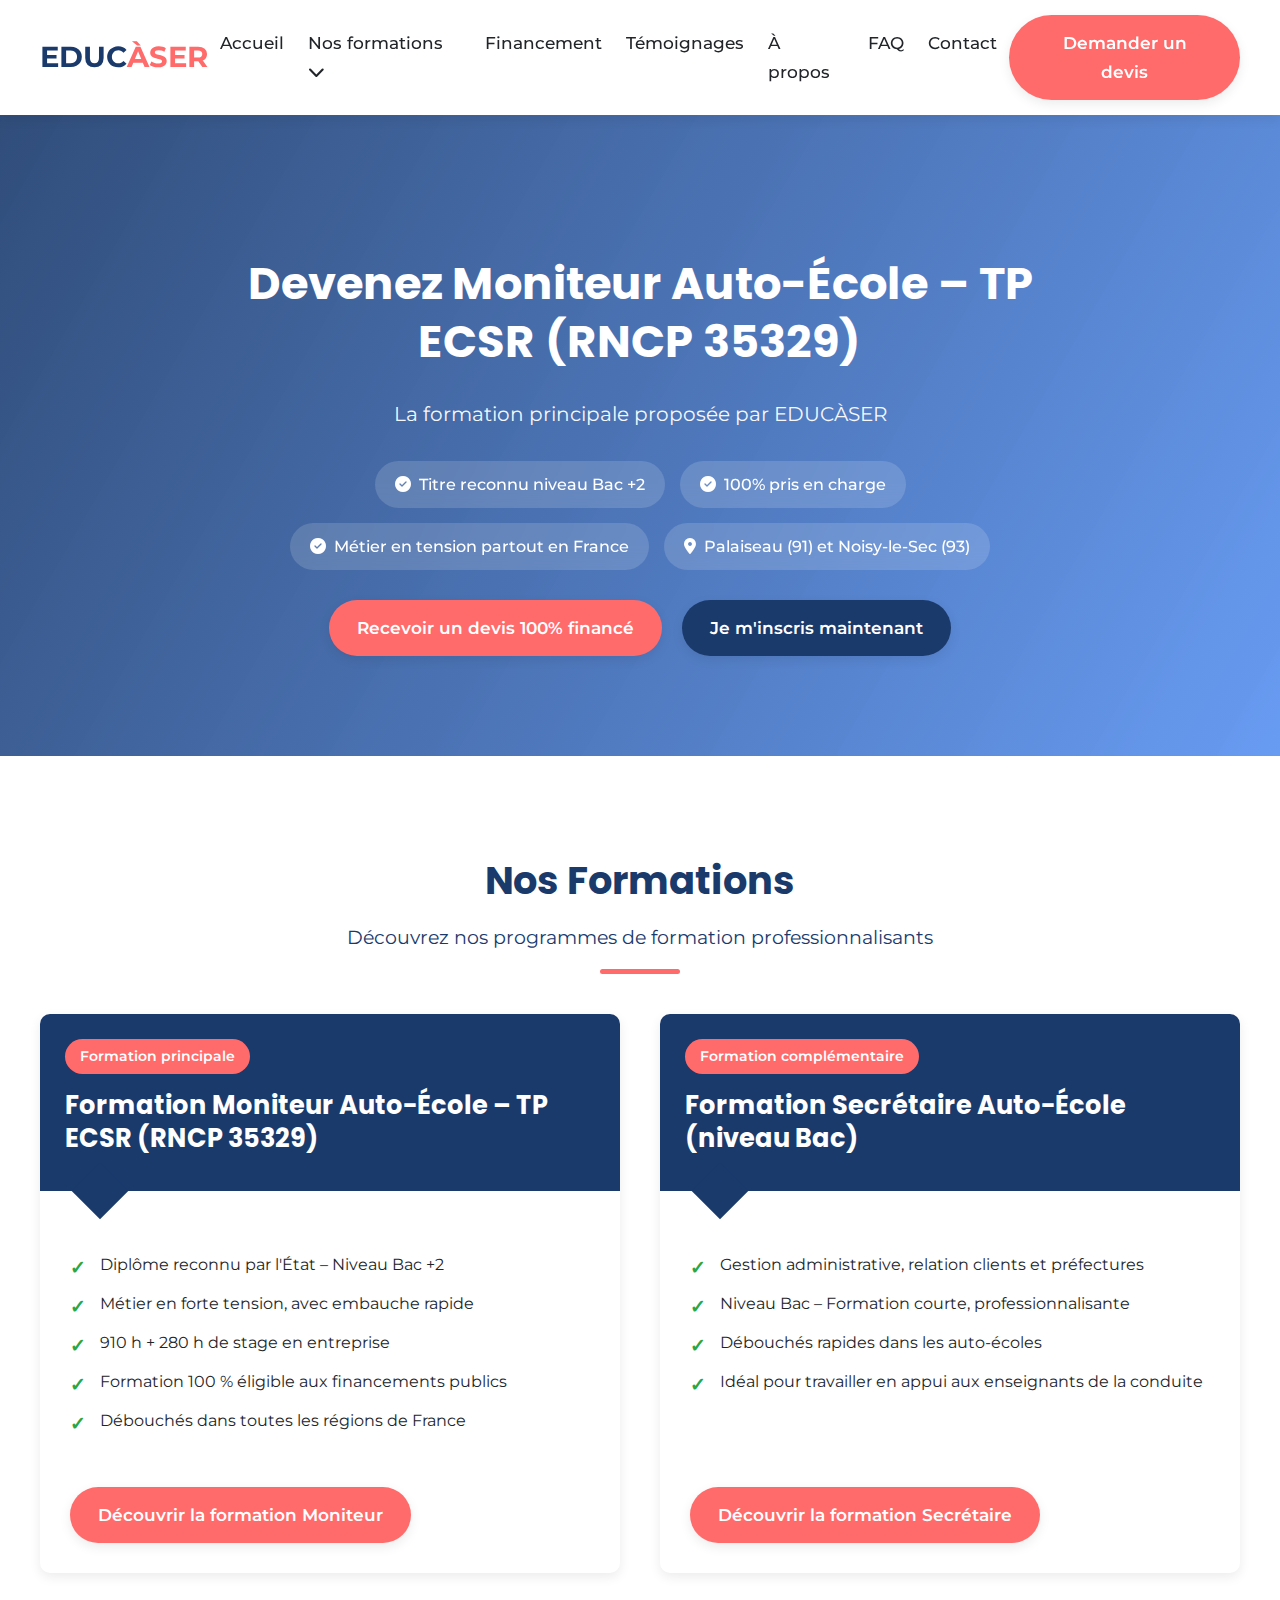
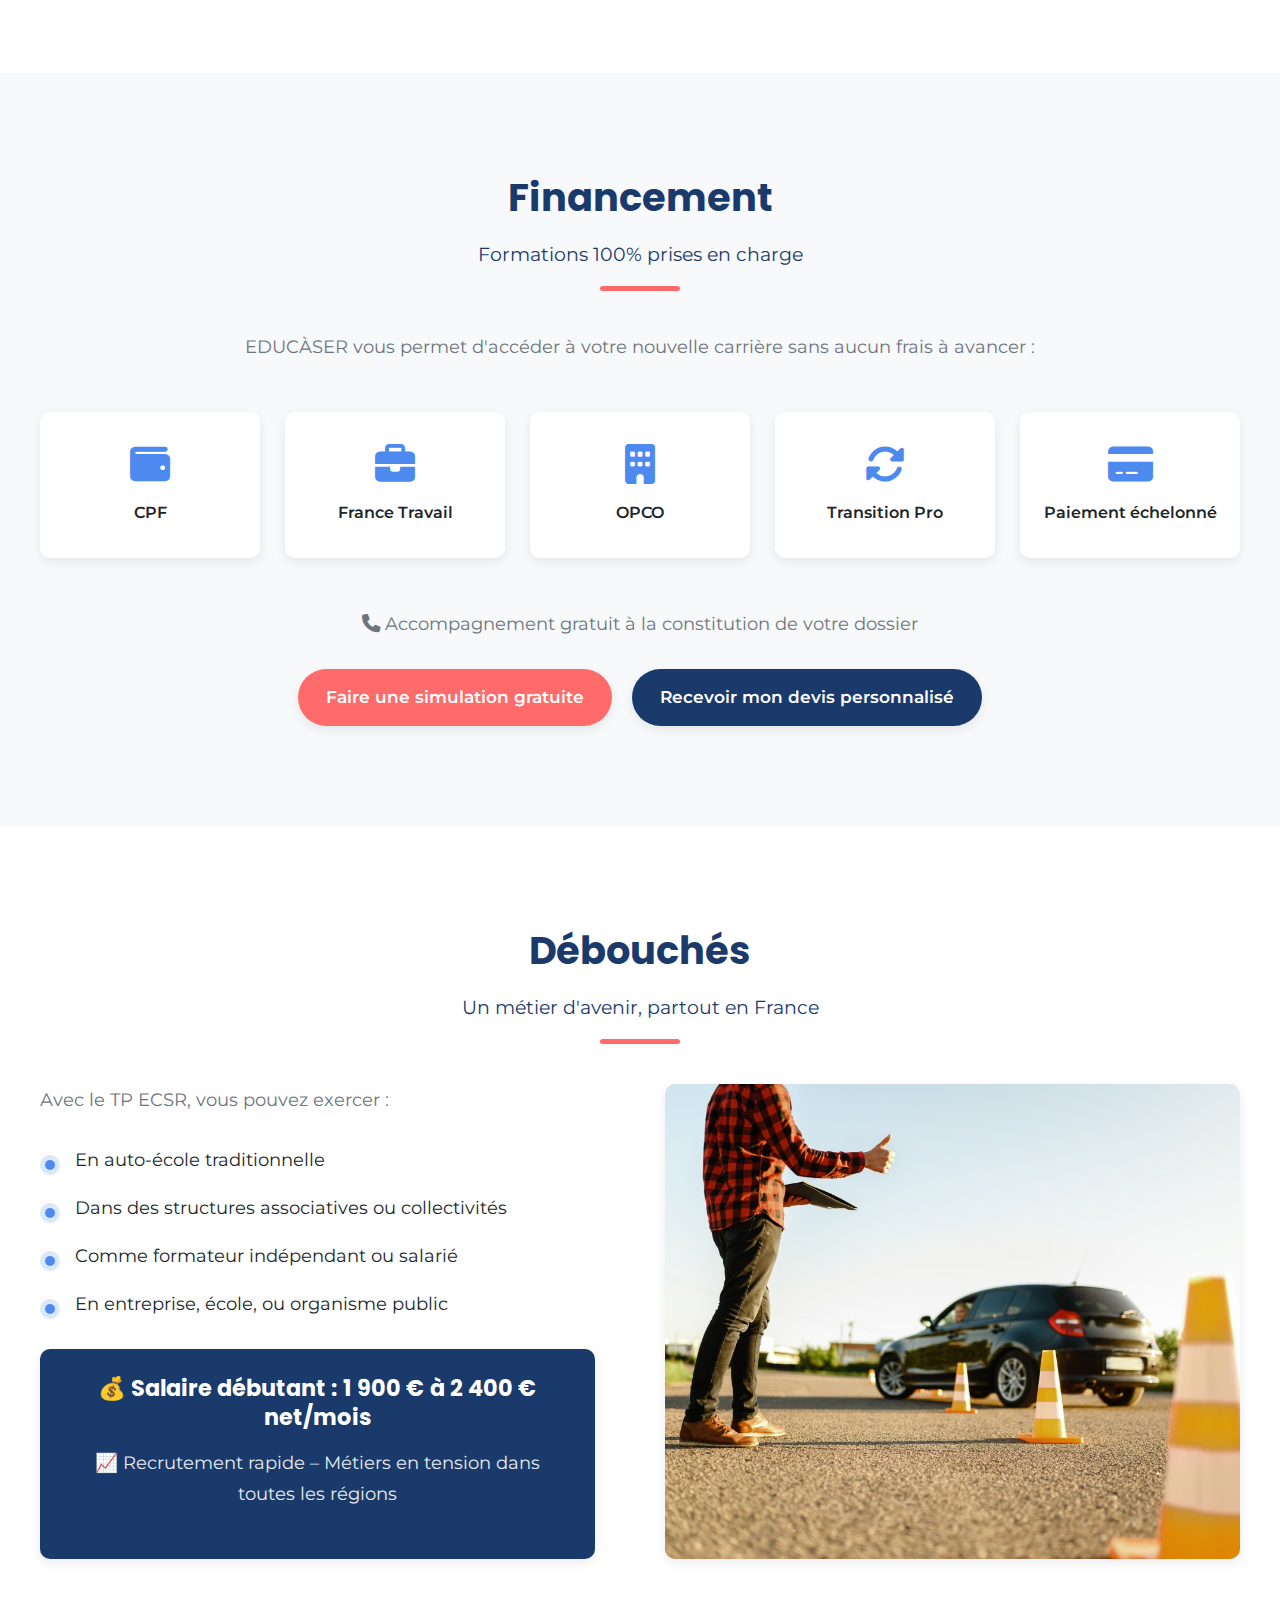
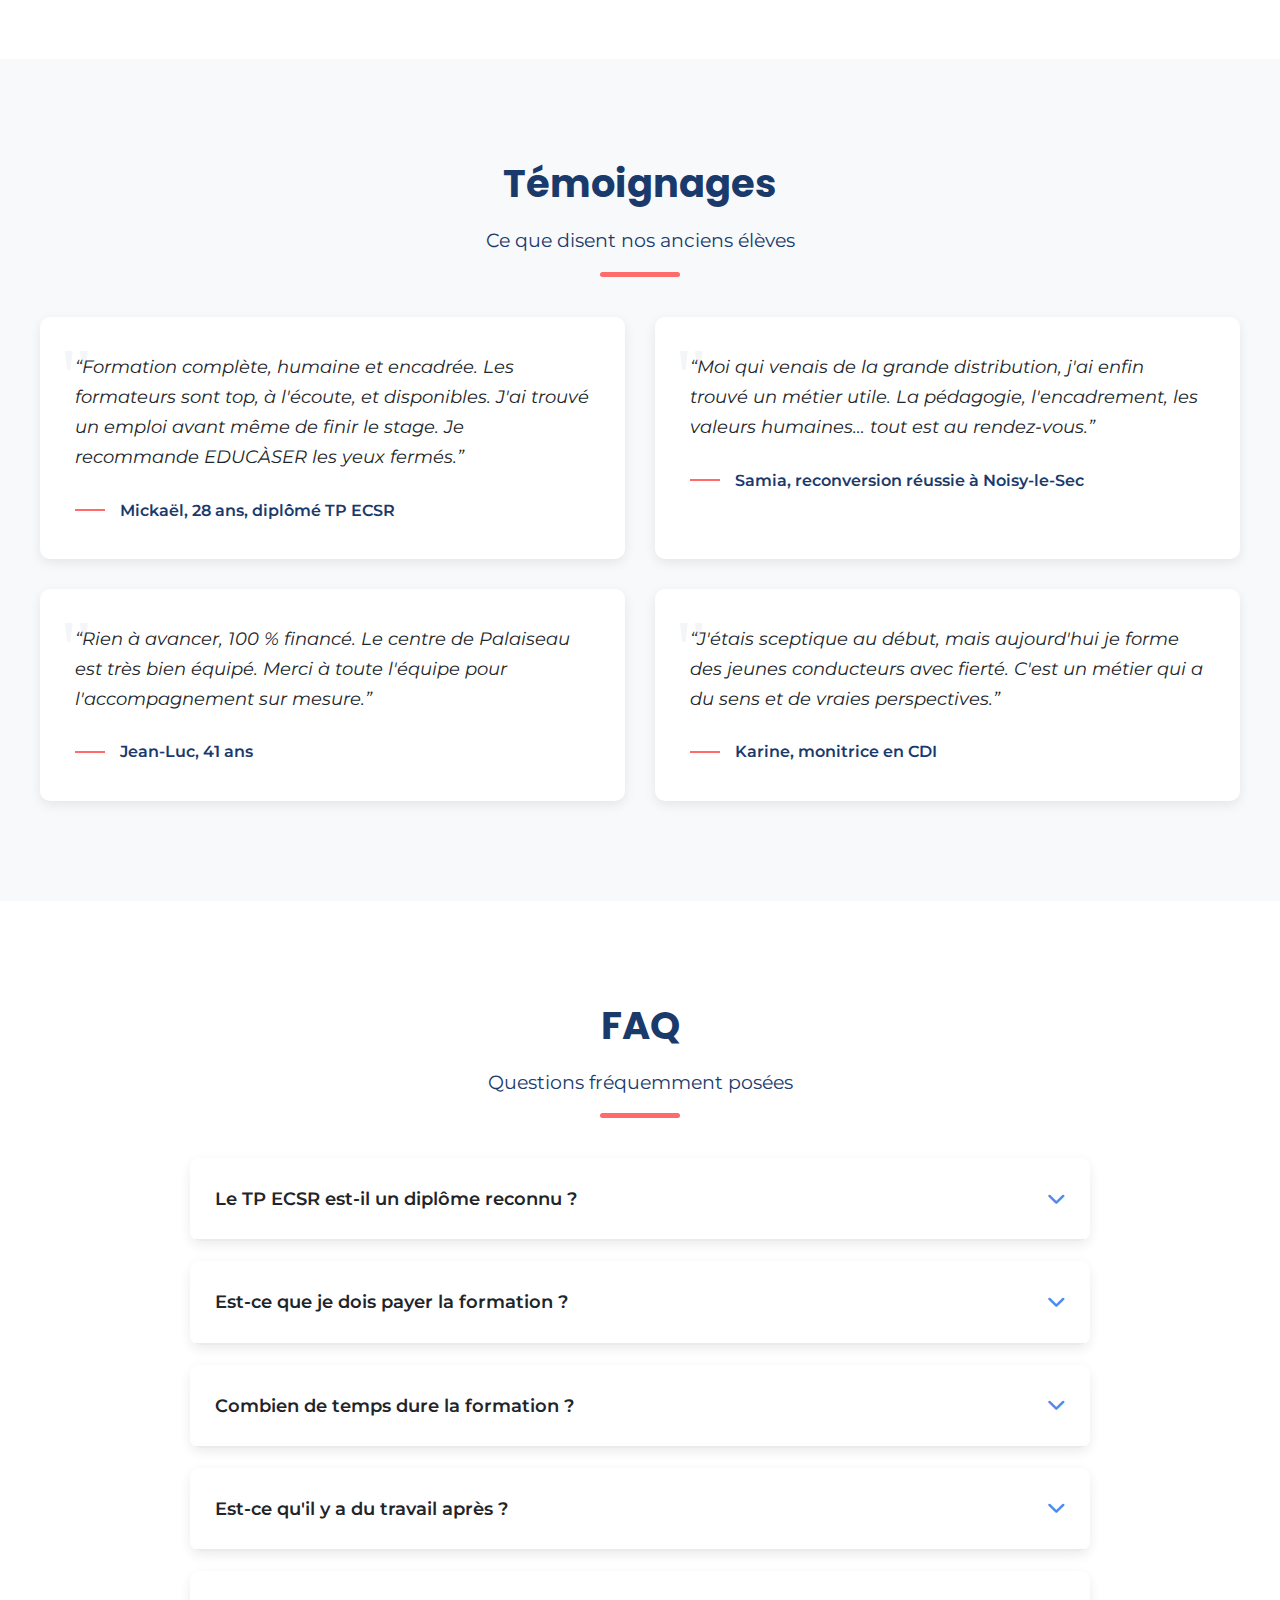
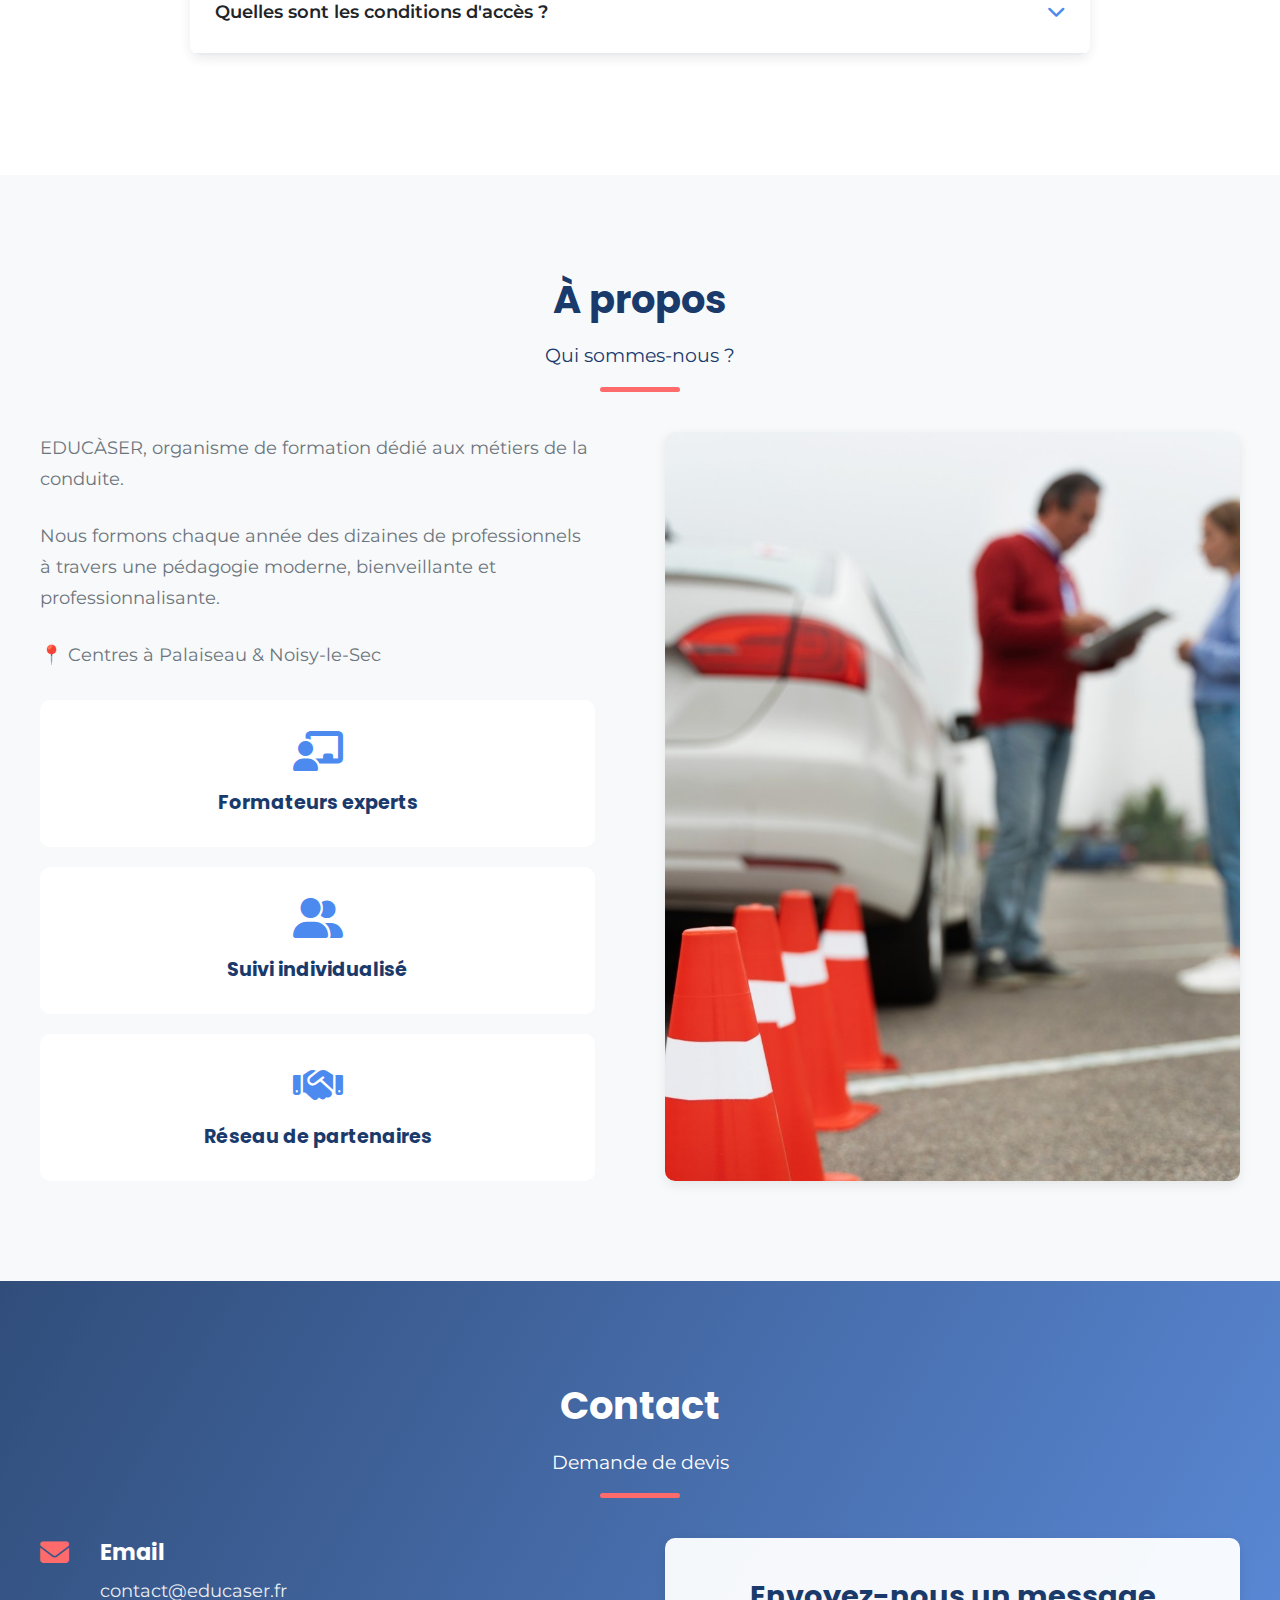
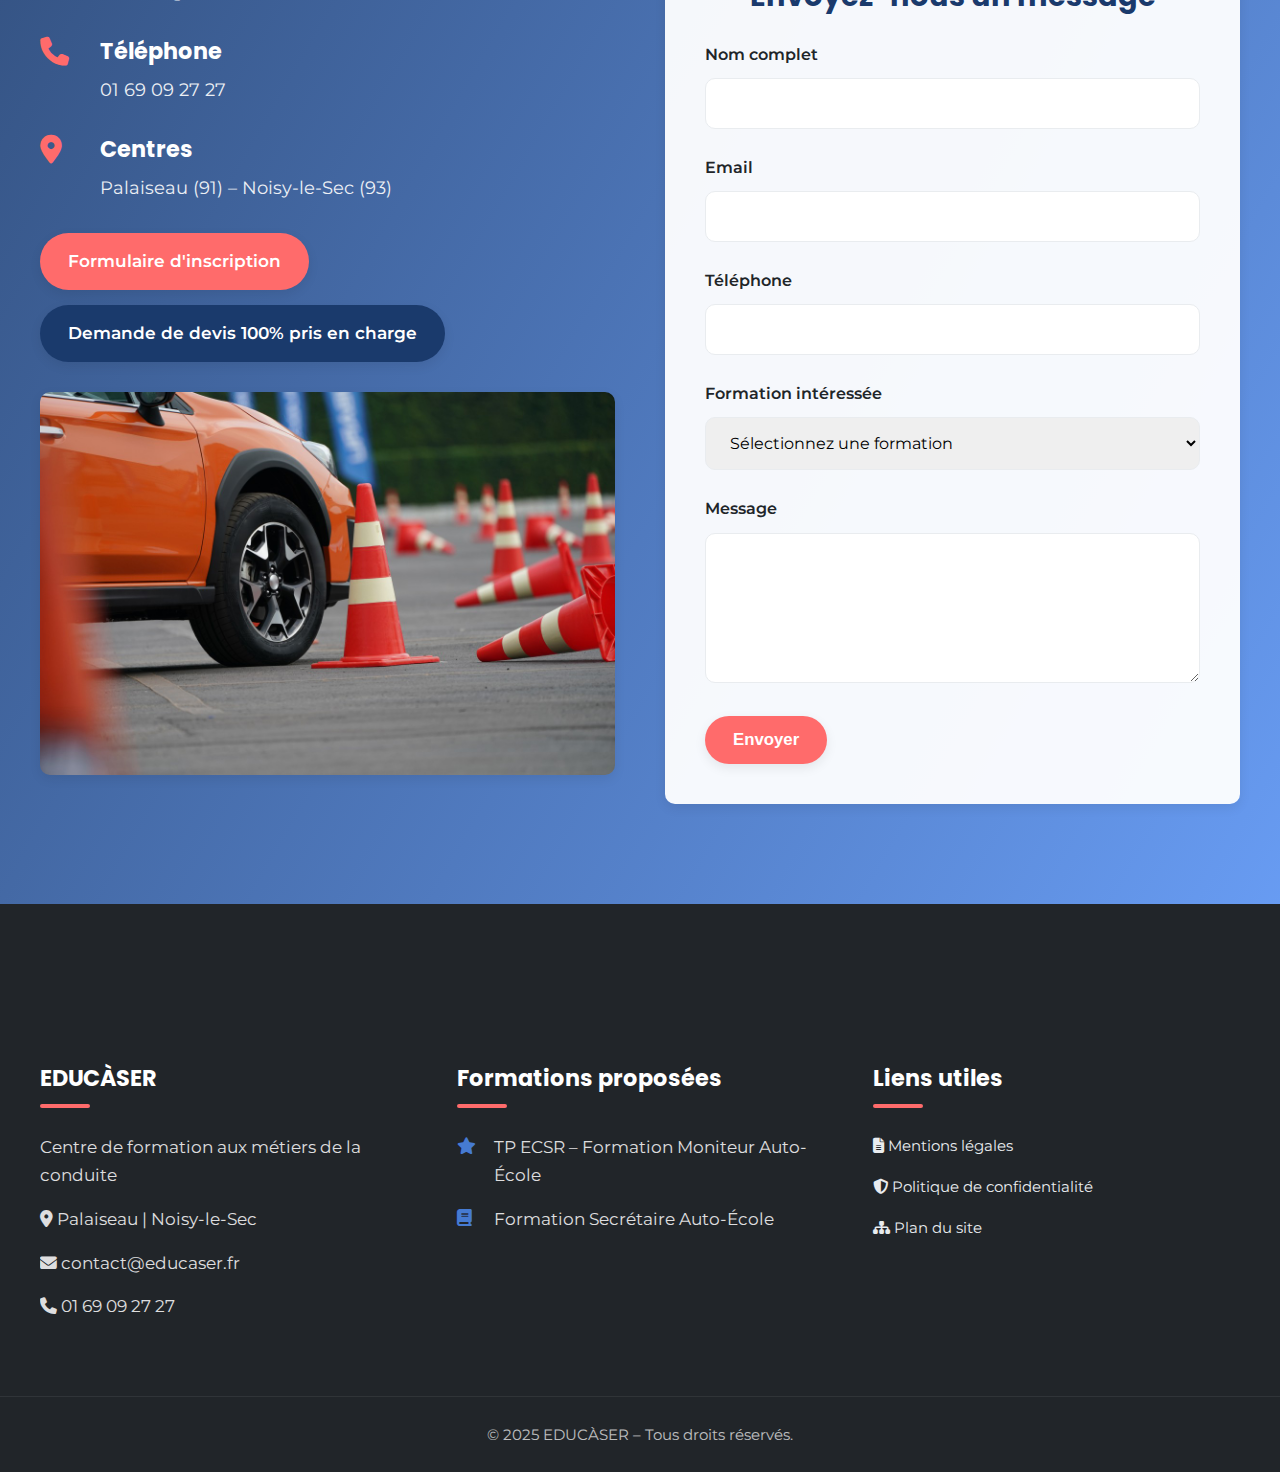
<file: index.html>
<!DOCTYPE html>
<html lang="fr">
<head>
    <meta charset="UTF-8">
    <meta name="viewport" content="width=device-width, initial-scale=1.0">
    <title>EDUCÀSER - Formation Moniteur Auto-École</title>
    <link rel="stylesheet" href="https://cdnjs.cloudflare.com/ajax/libs/font-awesome/6.4.0/css/all.min.css">
    <link href="https://fonts.googleapis.com/css2?family=Poppins:wght@300;400;500;600;700&family=Montserrat:wght@400;500;600;700&display=swap" rel="stylesheet">
    <link rel="stylesheet" href="style.css">
    <style>
      

        /* Hero Section */
        .hero {
            background: linear-gradient(120deg, rgba(26, 58, 108, 0.9) 0%, rgba(77, 138, 240, 0.85) 100%);
            background-size: cover;
            background-position: center;
            color: white;
            padding: 140px 0 100px;
            text-align: center;
            position: relative;
        }

        .hero::before {
            content: '';
            position: absolute;
            bottom: 0;
            left: 0;
            width: 100%;
            height: 80px;
            
            z-index: 1;
        }

        .hero-content {
            position: relative;
            z-index: 2;
            max-width: 900px;
            margin: 0 auto;
        }

        .hero h1 {
            font-size: 2.8rem;
            margin-bottom: 25px;
            line-height: 1.3;
        }

        .hero p {
            font-size: 1.25rem;
            margin: 0 auto 30px;
            max-width: 700px;
            opacity: 0.95;
        }

        .hero-features {
            display: flex;
            flex-wrap: wrap;
            justify-content: center;
            gap: 15px;
            margin: 30px 0;
        }

        .feature-tag {
            background: rgba(255, 255, 255, 0.15);
            backdrop-filter: blur(10px);
            padding: 10px 20px;
            border-radius: 30px;
            font-weight: 500;
            display: flex;
            align-items: center;
            gap: 8px;
        }

        .hero-buttons {
            display: flex;
            justify-content: center;
            gap: 20px;
            flex-wrap: wrap;
            margin-top: 30px;
        }

        

        /* Formations Section */
        .formations {
            display: grid;
            grid-template-columns: repeat(auto-fit, minmax(350px, 1fr));
            gap: 40px;
        }

        .formation-card {
            background: white;
            border-radius: var(--border-radius);
            overflow: hidden;
            box-shadow: var(--shadow);
            transition: var(--transition);
            display: flex;
            flex-direction: column;
            height: 100%;
        }

        .formation-card:hover {
            transform: translateY(-10px);
            box-shadow: 0 15px 30px rgba(0, 0, 0, 0.15);
        }

        .formation-header {
            background: var(--primary);
            color: white;
            padding: 25px;
            position: relative;
        }

        .formation-header::after {
            content: '';
            position: absolute;
            bottom: -20px;
            left: 40px;
            width: 40px;
            height: 40px;
            background: var(--primary);
            transform: rotate(45deg);
            z-index: 1;
        }

        .tag {
            display: inline-block;
            background: var(--secondary);
            color: white;
            padding: 6px 15px;
            border-radius: 30px;
            font-size: 0.85rem;
            font-weight: 600;
            margin-bottom: 15px;
        }

        .formation-card h3 {
            color: white;
            font-size: 1.6rem;
            margin-bottom: 10px;
        }

        .formation-content {
            padding: 40px 30px 30px;
            flex-grow: 1;
            display: flex;
            flex-direction: column;
        }

        .formation-card ul {
            margin: 20px 0;
            flex-grow: 1;
            list-style-type: none;
        }

        .formation-card li {
            margin-bottom: 12px;
            padding-left: 30px;
            position: relative;
        }

        .formation-card li::before {
            content: '✓';
            position: absolute;
            left: 0;
            color: var(--success);
            font-weight: bold;
            font-size: 1.2rem;
        }

        .formation-cta {
            margin-top: auto;
            padding-top: 20px;
        }

        /* Financement Section */
        .financement {
            background-color: var(--light);
        }

        .financement-content {
            text-align: center;
            max-width: 1200px;
            margin: 0 auto;
        }

        .financement-content p {
            margin-bottom: 30px;
            font-size: 1.15rem;
            color: var(--gray);
        }

        .financement-list {
            display: grid;
            grid-template-columns: repeat(auto-fit, minmax(200px, 1fr));
            gap: 25px;
            margin: 50px 0;
        }

        .financement-item {
            background: white;
            padding: 30px 15px;
            border-radius: var(--border-radius);
            box-shadow: var(--shadow);
            display: flex;
            flex-direction: column;
            align-items: center;
            justify-content: center;
            font-weight: 600;
            transition: var(--transition);
            border: 2px solid transparent;
        }

        .financement-item:hover {
            transform: translateY(-8px);
            border-color: var(--accent);
            box-shadow: 0 12px 20px rgba(77, 138, 240, 0.15);
        }

        .financement-item i {
            font-size: 2.5rem;
            color: var(--accent);
            margin-bottom: 15px;
        }

        .financement-buttons {
            display: flex;
            justify-content: center;
            gap: 20px;
            flex-wrap: wrap;
        }

        /* Debouchés Section */
        .debouchés-content {
            display: grid;
            grid-template-columns: repeat(auto-fit, minmax(350px, 1fr));
            gap: 50px;
            align-items: center;
        }

        .debouchés-text {
            padding-right: 20px;
            
        }

        .debouchés-text p {
            margin-bottom: 25px;
            font-size: 1.15rem;
            color: var(--gray);
        }

        .debouchés-text ul {
            margin: 30px 0;
           
            
        }

        .debouchés-text li {
            margin-bottom: 18px;
            padding-left: 35px;
            position: relative;
            font-size: 1.1rem;
            list-style-type: none;
            
        }

        .debouchés-text li::before {
            content: '';
            position: absolute;
            left: 0;
            top: 10px;
            width: 20px;
            height: 20px;
            background-color: var(--accent);
            border-radius: 50%;
            opacity: 0.2;
        }

        .debouchés-text li::after {
            content: '';
            position: absolute;
            left: 5px;
            top: 15px;
            width: 10px;
            height: 10px;
            background-color: var(--accent);
            border-radius: 50%;
        }

        .debouchés-image {
            border-radius: var(--border-radius);
            overflow: hidden;
            box-shadow: var(--shadow);
            position: relative;
            height: 100%;
        }

        .debouchés-image img {
            width: 100%;
            height: 100%;
            object-fit: cover;
            display: block;
        }

        .salary-box {
            background: var(--primary);
            color: white;
            padding: 25px;
            border-radius: var(--border-radius);
            margin-top: 20px;
            text-align: center;
            box-shadow: var(--shadow);
        }

        .salary-box h4 {
            font-size: 1.4rem;
            margin-bottom: 15px;
        }

        .salary-box p {
            color: #e9ecef;
        }


        /* Témoignages Section */
        .temoignages {
            background-color: var(--light);
        }

        .temoignages-grid {
            display: grid;
            grid-template-columns: repeat(auto-fit, minmax(400px, 1fr));
            gap: 30px;
        }

        .temoignage-card {
            background: white;
            padding: 35px;
            border-radius: var(--border-radius);
            box-shadow: var(--shadow);
            position: relative;
            transition: var(--transition);
        }

        .temoignage-card:hover {
            transform: translateY(-8px);
        }

        .temoignage-card::before {
            content: '"';
            position: absolute;
            top: 20px;
            left: 20px;
            font-size: 5rem;
            color: var(--light-gray);
            font-family: Georgia, serif;
            line-height: 1;
            opacity: 0.5;
        }

        .temoignage-card p {
            font-style: italic;
            margin-bottom: 25px;
            position: relative;
            z-index: 1;
            font-size: 1.1rem;
        }

        .author {
            font-weight: 600;
            color: var(--primary);
            display: flex;
            align-items: center;
        }

        .author::before {
            content: '';
            width: 30px;
            height: 2px;
            background: var(--secondary);
            margin-right: 15px;
        }

        /* FAQ Section */
        .faq-items {
            max-width: 900px;
            margin: 0 auto;
        }

        .faq-item {
            margin-bottom: 20px;
            border-radius: var(--border-radius);
            overflow: hidden;
            box-shadow: var(--shadow);
            transition: var(--transition);
        }

        .faq-item:hover {
            box-shadow: 0 8px 25px rgba(0, 0, 0, 0.1);
        }

        .faq-question {
            background: white;
            color: var(--dark);
            padding: 25px;
            font-weight: 600;
            cursor: pointer;
            display: flex;
            justify-content: space-between;
            align-items: center;
            font-size: 1.15rem;
            border-bottom: 2px solid var(--light-gray);
        }

        .faq-question i {
            transition: var(--transition);
            color: var(--accent);
        }

        .faq-answer {
            background: white;
            padding: 0 25px;
            max-height: 0;
            overflow: hidden;
            transition: var(--transition);
        }

        .faq-answer p {
            padding: 25px 0;
            color: var(--gray);
        }

        .faq-item.active .faq-answer {
            max-height: 500px;
        }

        .faq-item.active .faq-question i {
            transform: rotate(180deg);
        }

        /* About Section */


        .about {
            background-color: var(--light)
        }
        .about-content {
            display: grid;
            grid-template-columns: repeat(auto-fit, minmax(350px, 1fr));
            gap: 50px;
            align-items: center;
        }

        .about-text {
            padding-right: 20px;
        }

        .about-text p {
            margin-bottom: 25px;
            font-size: 1.15rem;
            color: var(--gray);
        }

        .about-features {
            display: grid;
            grid-template-columns: repeat(auto-fit, minmax(280px, 1fr));
            gap: 20px;
            margin-top: 30px;
        }

        .feature-item {
            text-align: center;
            padding: 30px 20px;
            background: #fff;
            border-radius: var(--border-radius);
            transition: var(--transition);
            border: 1px solid transparent;
        }

        .feature-item:hover {
            transform: translateY(-8px);
            border-color: var(--accent);
            box-shadow: 0 10px 25px rgba(77, 138, 240, 0.1);
        }

        .feature-item i {
            font-size: 2.5rem;
            color: var(--accent);
            margin-bottom: 20px;
        }

        .feature-item h4 {
            font-size: 1.2rem;
            color: var(--primary);
        }

        .about-image {
            border-radius: var(--border-radius);
            overflow: hidden;
            box-shadow: var(--shadow);
            height: 100%;
        }

        .about-image img {
            width: 100%;
            height: 100%;
            object-fit: cover;
            display: block;
        }

        /* Contact Section */
        .contact {
             background: linear-gradient(120deg, rgba(26, 58, 108, 0.9) 0%, rgba(77, 138, 240, 0.85) 100%);
            color: white;
            position: relative;
            overflow: hidden;
        }

        .contact::before {
            content: '';
            position: absolute;
            top: 0;
            left: 0;
            width: 100%;
            height: 100%;
            opacity: 0.1;
        }

        .section-title h2, .section-title p {
            color: var(--primary);
        }

        .section-title::after {
            background: var(--secondary);
        }

        .contact-content {
            display: grid;
            grid-template-columns: repeat(auto-fit, minmax(350px, 1fr));
            gap: 50px;
            position: relative;
            z-index: 2;
        }

        .contact-info {
            display: flex;
            flex-direction: column;
            gap: 30px;
        }

        .contact-item {
            display: flex;
            align-items: flex-start;
        }

        .contact-item i {
            font-size: 1.8rem;
            color: var(--secondary);
            margin-right: 20px;
            min-width: 40px;
        }

        .contact-details h3 {
            font-size: 1.4rem;
            margin-bottom: 8px;
        }

        .contact-details p {
            font-size: 1.15rem;
            opacity: 0.9;
        }

        .contact-form {
            background: rgba(255, 255, 255, 0.95);
            padding: 40px;
            border-radius: var(--border-radius);
            box-shadow: var(--shadow);
        }

        .contact-form h3 {
            color: var(--primary);
            margin-bottom: 25px;
            font-size: 1.8rem;
            text-align: center;
        }

        .contact-img {
            display: flex;
            flex-direction: column;
            justify-content: center;
            width: 100%;

            
        }
         .contact-img  img {
           border-radius: var(--border-radius);
           box-shadow: var(--shadow);
           
        }


        .form-group {
            margin-bottom: 25px;
        }

        .form-group label {
            display: block;
            margin-bottom: 10px;
            font-weight: 600;
            color: var(--dark);
        }

        .form-group input,
        .form-group textarea,
        .form-group select {
            width: 100%;
            padding: 15px 20px;
            border: 1px solid var(--light-gray);
            border-radius: var(--border-radius);
            font-family: inherit;
            font-size: 1rem;
            transition: var(--transition);
        }

        .form-group input:focus,
        .form-group textarea:focus,
        .form-group select:focus {
            border-color: var(--accent);
            box-shadow: 0 0 0 3px rgba(77, 138, 240, 0.2);
            outline: none;
        }

        .form-group textarea {
            min-height: 150px;
            resize: vertical;
        }

        .form-buttons {
            display: flex;
            gap: 15px;
            flex-wrap: wrap;
        }

       

        /* Responsive Design */
        @media (max-width: 1100px) {
         
            
            .hero h1 {
                font-size: 2.5rem;
            }
            
          
        }

        @media (max-width: 992px) {
          
            
            .hero {
                padding: 120px 0 80px;
            }
        }

        @media (max-width: 768px) {
            :root {
                --section-padding: 70px 0;
            }
            
            .section-title h2 {
                font-size: 2rem;
            }
            
            .hero h1 {
                font-size: 2.2rem;
            }
            
            .hero p {
                font-size: 1.15rem;
            }
            
            .hero-buttons {
                flex-direction: column;
            }
            
            .financement-buttons {
                flex-direction: column;
            }
            
            .about-content, .debouchés-content, .contact-content {
                grid-template-columns: 1fr;
                gap: 40px;
            }
            
            .about-text, .debouchés-text {
                padding-right: 0;
            }
            
          

            .contact-img img {
                width: 100%;
                height: auto;
            }
        }

        @media (max-width: 576px) {
           
            
            .hero h1 {
                font-size: 1.9rem;
            }
            
            .section-title h2 {
                font-size: 1.8rem;
            }
            
            .formations {
                grid-template-columns: 1fr;
            }
            
            .financement-list {
                grid-template-columns: 1fr;
            }
            
            .temoignages-grid {
                grid-template-columns: 1fr;
            }
            
            .contact-form {
                padding: 30px;
            }
        }
    </style>
</head>
<body>
  
<header id="header"></header>
    <!-- Hero Section -->
    <section class="hero">
        <div class="container hero-content">
            <h1>Devenez Moniteur Auto-École – TP ECSR (RNCP 35329)</h1>
            <p>La formation principale proposée par EDUCÀSER</p>
            
            <div class="hero-features">
                <div class="feature-tag">
                    <i class="fas fa-check-circle"></i>
                    Titre reconnu niveau Bac +2
                </div>
                <div class="feature-tag">
                    <i class="fas fa-check-circle"></i>
                    100% pris en charge
                </div>
                <div class="feature-tag">
                    <i class="fas fa-check-circle"></i>
                    Métier en tension partout en France
                </div>
                <div class="feature-tag">
                    <i class="fas fa-map-marker-alt"></i>
                    Palaiseau (91) et Noisy-le-Sec (93)
                </div>
            </div>
            
            <div class="hero-buttons">
                <a href="contact.html#devis-form" class="btn">Recevoir un devis 100% financé</a>
                <a href="contact.html#registration-form" class="btn btn-secondary">Je m'inscris maintenant</a>
            </div>
        </div>
    </section>

    <!-- Formations Section -->
    <section class="formations-section">
        <div class="container">
            <div class="section-title">
                <h2>Nos Formations</h2>
                <p>Découvrez nos programmes de formation professionnalisants</p>
            </div>
            
            <div class="formations">
                <div class="formation-card">
                    <div class="formation-header">
                        <span class="tag">Formation principale</span>
                        <h3>Formation Moniteur Auto-École – TP ECSR (RNCP 35329)</h3>
                    </div>
                    <div class="formation-content">
                        <ul>
                            <li>Diplôme reconnu par l'État – Niveau Bac +2</li>
                            <li>Métier en forte tension, avec embauche rapide</li>
                            <li>910 h + 280 h de stage en entreprise</li>
                            <li>Formation 100 % éligible aux financements publics</li>
                            <li>Débouchés dans toutes les régions de France</li>
                        </ul>
                        <div class="formation-cta">
                            <a href="formation-moniteur.html" class="btn">Découvrir la formation Moniteur</a>
                        </div>
                    </div>
                </div>
                
                <div class="formation-card">
                    <div class="formation-header">
                        <span class="tag">Formation complémentaire</span>
                        <h3>Formation Secrétaire Auto-École (niveau Bac)</h3>
                    </div>
                    <div class="formation-content">
                        <ul>
                            <li>Gestion administrative, relation clients et préfectures</li>
                            <li>Niveau Bac – Formation courte, professionnalisante</li>
                            <li>Débouchés rapides dans les auto-écoles</li>
                            <li>Idéal pour travailler en appui aux enseignants de la conduite</li>
                        </ul>
                        <div class="formation-cta">
                            <a href="formation-secretaire.html" class="btn">Découvrir la formation Secrétaire</a>
                        </div>
                    </div>
                </div>
            </div>
        </div>
    </section>

    <!-- Financement Section -->
    <section class="financement">
        <div class="container">
            <div class="section-title">
                <h2>Financement</h2>
                <p>Formations 100% prises en charge</p>
            </div>
            
            <div class="financement-content">
                <p>EDUCÀSER vous permet d'accéder à votre nouvelle carrière sans aucun frais à avancer :</p>
                
                <div class="financement-list">
                    <div class="financement-item">
                        <i class="fas fa-wallet"></i>
                        CPF
                    </div>
                    <div class="financement-item">
                        <i class="fas fa-briefcase"></i>
                        France Travail
                    </div>
                    <div class="financement-item">
                        <i class="fas fa-building"></i>
                        OPCO
                    </div>
                    <div class="financement-item">
                        <i class="fas fa-sync-alt"></i>
                        Transition Pro
                    </div>
                    <div class="financement-item">
                        <i class="fas fa-credit-card"></i>
                        Paiement échelonné
                    </div>
                </div>
                
                <p><i class="fas fa-phone"></i> Accompagnement gratuit à la constitution de votre dossier</p>
                
                <div class="financement-buttons">
                    <a href="#" class="btn">Faire une simulation gratuite</a>
                    <a href="contact.html#devis-form" class="btn btn-secondary">Recevoir mon devis personnalisé</a>
                </div>
            </div>
        </div>
    </section>

    <!-- Debouchés Section -->
    <section class="debouchés">
        <div class="container">
            <div class="section-title">
                <h2>Débouchés</h2>
                <p>Un métier d'avenir, partout en France</p>
            </div>
            
            <div class="debouchés-content">
                <div class="debouchés-text">
                    <p>Avec le TP ECSR, vous pouvez exercer :</p>
                    <ul>
                        <li>En auto-école traditionnelle</li>
                        <li>Dans des structures associatives ou collectivités</li>
                        <li>Comme formateur indépendant ou salarié</li>
                        <li>En entreprise, école, ou organisme public</li>
                    </ul>
                    
                    <div class="salary-box">
                        <h4>💰 Salaire débutant : 1 900 € à 2 400 € net/mois</h4>
                        <p>📈 Recrutement rapide – Métiers en tension dans toutes les régions</p>
                    </div>
                </div>
                
                <div class="debouchés-image">
                    <img src="media/débouché-img.jpg" alt="Moniteur auto-école">
                </div>
            </div>
        </div>
    </section>

    <!-- Témoignages Section -->
    <section class="temoignages">
        <div class="container">
            <div class="section-title">
                <h2>Témoignages</h2>
                <p>Ce que disent nos anciens élèves</p>
            </div>
            
            <div class="temoignages-grid">
                <div class="temoignage-card">
                    <p>“Formation complète, humaine et encadrée. Les formateurs sont top, à l'écoute, et disponibles. J'ai trouvé un emploi avant même de finir le stage. Je recommande EDUCÀSER les yeux fermés.”</p>
                    <div class="author">Mickaël, 28 ans, diplômé TP ECSR</div>
                </div>
                
                <div class="temoignage-card">
                    <p>“Moi qui venais de la grande distribution, j'ai enfin trouvé un métier utile. La pédagogie, l'encadrement, les valeurs humaines… tout est au rendez-vous.”</p>
                    <div class="author">Samia, reconversion réussie à Noisy-le-Sec</div>
                </div>
                
                <div class="temoignage-card">
                    <p>“Rien à avancer, 100 % financé. Le centre de Palaiseau est très bien équipé. Merci à toute l'équipe pour l'accompagnement sur mesure.”</p>
                    <div class="author">Jean-Luc, 41 ans</div>
                </div>
                
                <div class="temoignage-card">
                    <p>“J'étais sceptique au début, mais aujourd'hui je forme des jeunes conducteurs avec fierté. C'est un métier qui a du sens et de vraies perspectives.”</p>
                    <div class="author">Karine, monitrice en CDI</div>
                </div>
            </div>
        </div>
    </section>

    <!-- FAQ Section -->
    <section class="faq">
        <div class="container">
            <div class="section-title">
                <h2>FAQ</h2>
                <p>Questions fréquemment posées</p>
            </div>
            
            <div class="faq-items">
                <div class="faq-item">
                    <div class="faq-question">
                        Le TP ECSR est-il un diplôme reconnu ?
                        <i class="fas fa-chevron-down"></i>
                    </div>
                    <div class="faq-answer">
                        <p>Oui, il s'agit d'un titre professionnel inscrit au RNCP, délivré par le Ministère du Travail. Il est équivalent à un Bac +2 et donne accès à une activité réglementée en France.</p>
                    </div>
                </div>
                
                <div class="faq-item">
                    <div class="faq-question">
                        Est-ce que je dois payer la formation ?
                        <i class="fas fa-chevron-down"></i>
                    </div>
                    <div class="faq-answer">
                        <p>Non, la formation est intégralement prise en charge si vous êtes éligible à un financement public (CPF, France Travail, etc.). Aucun acompte ou avance ne vous est demandé.</p>
                    </div>
                </div>
                
                <div class="faq-item">
                    <div class="faq-question">
                        Combien de temps dure la formation ?
                        <i class="fas fa-chevron-down"></i>
                    </div>
                    <div class="faq-answer">
                        <p>La formation dure environ 8 à 10 mois, selon votre rythme. Elle intègre des cours théoriques, des simulations pédagogiques, et un stage de 280 h en auto-école.</p>
                    </div>
                </div>
                
                <div class="faq-item">
                    <div class="faq-question">
                        Est-ce qu'il y a du travail après ?
                        <i class="fas fa-chevron-down"></i>
                    </div>
                    <div class="faq-answer">
                        <p>Oui, le secteur est en tension dans toute la France, notamment dans les zones rurales ou en croissance urbaine. Beaucoup de nos stagiaires sont recrutés avant même la fin de leur parcours.</p>
                    </div>
                </div>
                
                <div class="faq-item">
                    <div class="faq-question">
                        Quelles sont les conditions d'accès ?
                        <i class="fas fa-chevron-down"></i>
                    </div>
                    <div class="faq-answer">
                        <p>
                            - Permis B obtenu depuis plus de 2 ans<br>
                            - Bonne capacité à communiquer<br>
                            - Motivation à encadrer et transmettre<br>
                            - Aucun diplôme obligatoire, mais un bon niveau de français est attendu
                        </p>
                    </div>
                </div>
            </div>
        </div>
    </section>

    <!-- About Section -->
    <section class="about">
        <div class="container">
            <div class="section-title">
                <h2>À propos</h2>
                <p>Qui sommes-nous ?</p>
            </div>
            
            <div class="about-content">
                <div class="about-text">
                    <p>EDUCÀSER, organisme de formation dédié aux métiers de la conduite.</p>
                    <p>Nous formons chaque année des dizaines de professionnels à travers une pédagogie moderne, bienveillante et professionnalisante.</p>
                    <p>📍 Centres à Palaiseau & Noisy-le-Sec</p>
                    
                    <div class="about-features">
                        <div class="feature-item">
                            <i class="fas fa-chalkboard-teacher"></i>
                            <h4>Formateurs experts</h4>
                        </div>
                        <div class="feature-item">
                            <i class="fas fa-user-friends"></i>
                            <h4>Suivi individualisé</h4>
                        </div>
                        <div class="feature-item">
                            <i class="fas fa-handshake"></i>
                            <h4>Réseau de partenaires</h4>
                        </div>
                    </div>
                </div>
                
                <div class="about-image">
                    <img src="media/about-img.jpg" alt="Centre de formation EDUCÀSER">
                </div>
            </div>
        </div>
    </section>

    <!-- Contact Section -->
    <section class="contact">
        <div class="container">
            <div class="section-title">
                <h2 style="color: #fff;">Contact</h2>
                <p style="color: #fff;">Demande de devis</p>
            </div>
            
            <div class="contact-content">
                <div class="contact-info">
                    <div class="contact-item">
                        <i class="fas fa-envelope"></i>
                        <div class="contact-details">
                            <h3>Email</h3>
                            <p>contact@educaser.fr</p>
                        </div>
                    </div>
                    
                    <div class="contact-item">
                        <i class="fas fa-phone"></i>
                        <div class="contact-details">
                            <h3>Téléphone</h3>
                            <p>01 69 09 27 27</p>
                        </div>
                    </div>
                    
                    <div class="contact-item">
                        <i class="fas fa-map-marker-alt"></i>
                        <div class="contact-details">
                            <h3>Centres</h3>
                            <p>Palaiseau (91) – Noisy-le-Sec (93)</p>
                        </div>
                    </div>
                    
                    <div class="form-buttons">
                        <a href="contact.html#registration-form" class="btn">Formulaire d'inscription</a>
                        <a href="contact.html#devis-form" class="btn btn-secondary">Demande de devis 100% pris en charge</a>
                    </div>

                    <div class="contact-img"> <img src="media/auto-ecole-contact.jpg" alt=""> </div>
                </div>
                
                <div class="contact-form">
                    <h3>Envoyez-nous un message</h3>
                    <form id="accueil-form" action="https://formsubmit.co/ahmed.trad15@gmail.com" method="POST" >
                        <div class="form-group">
                            <label>Nom complet</label>
                            <input type="text" name="Nom complet" required>
                        </div>
                        
                        <div class="form-group">
                            <label>Email</label>
                            <input type="email" name="email" required>
                        </div>
                        
                        <div class="form-group">
                            <label for="phone">Téléphone</label>
                            <input type="tel" name="téléphone">
                        </div>
                        
                        <div class="form-group">
                            <label for="formation">Formation intéressée</label>
                            <select id="formation" name="Fomration" required>
                                <option value="">Sélectionnez une formation</option>
                                <option value="moniteur">Formation Moniteur Auto-École</option>
                                <option value="secretaire">Formation Secrétaire Auto-École</option>
                            </select>
                        </div>
                        
                        <div class="form-group">
                            <label>Message</label>
                            <textarea id="message" name="message" required></textarea>
                        </div>
                        
                        <button type="submit" class="btn">Envoyer</button>
                    </form>
                </div>
            </div>
        </div>
    </section>


    <footer id="footer"></footer>

   

    <script>
        // Mobile menu toggle
       

        // FAQ accordion
        document.querySelectorAll('.faq-question').forEach(question => {
            question.addEventListener('click', () => {
                const item = question.parentElement;
                item.classList.toggle('active');
            });
        });

</script>


<script src="educaser.js"></script>
</body>
</html>
</file>
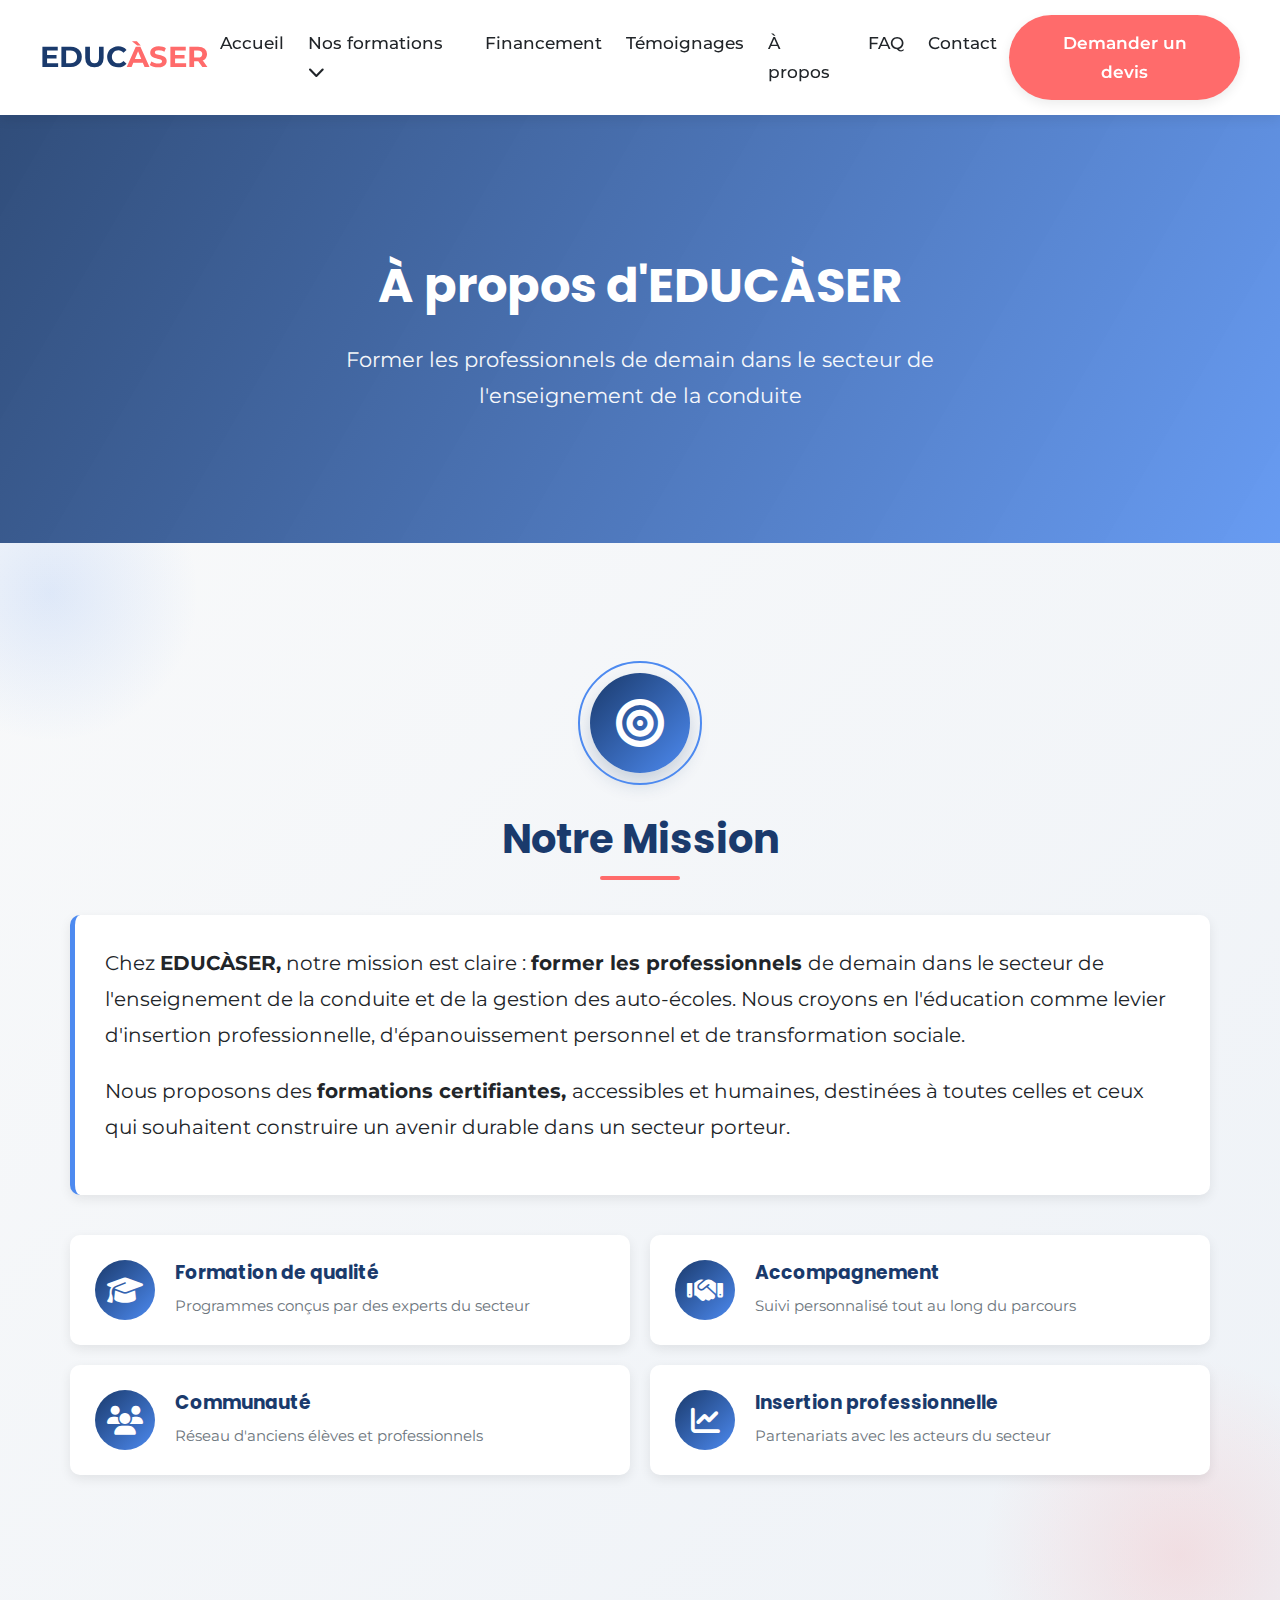
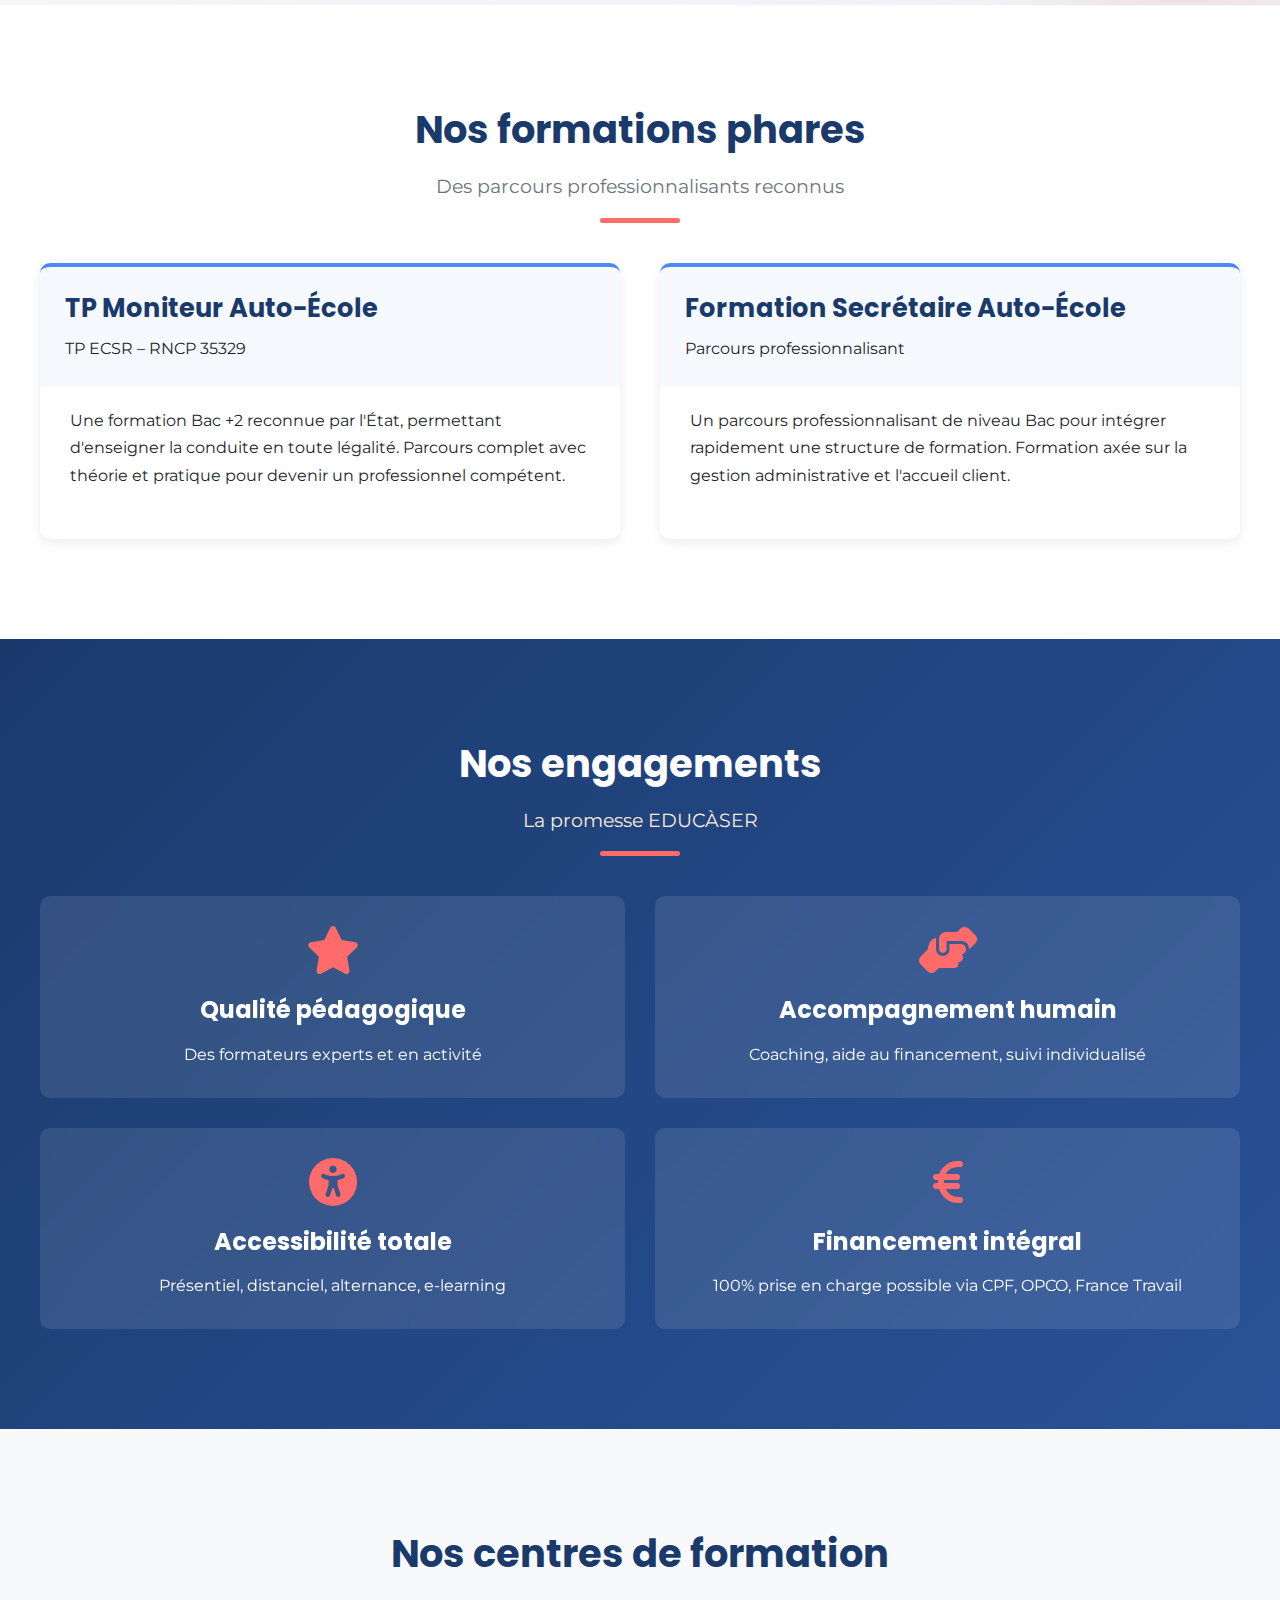
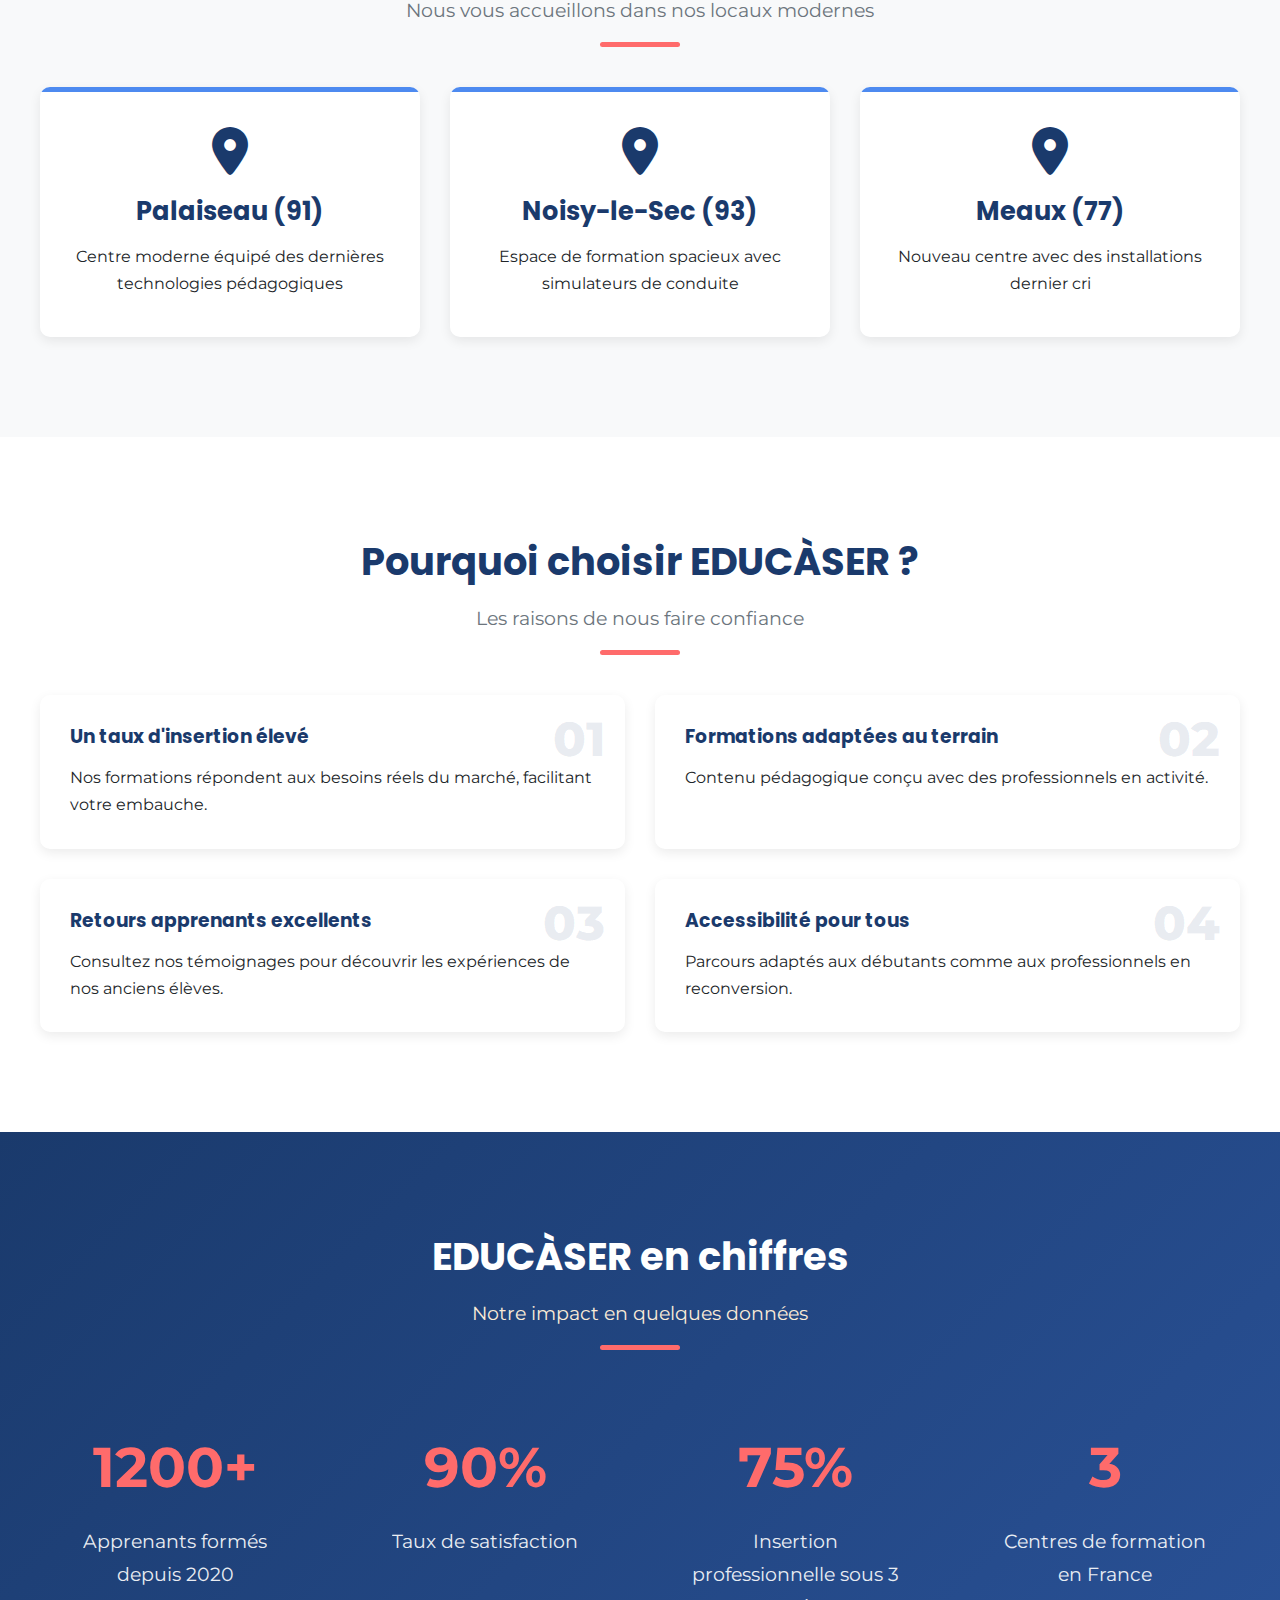
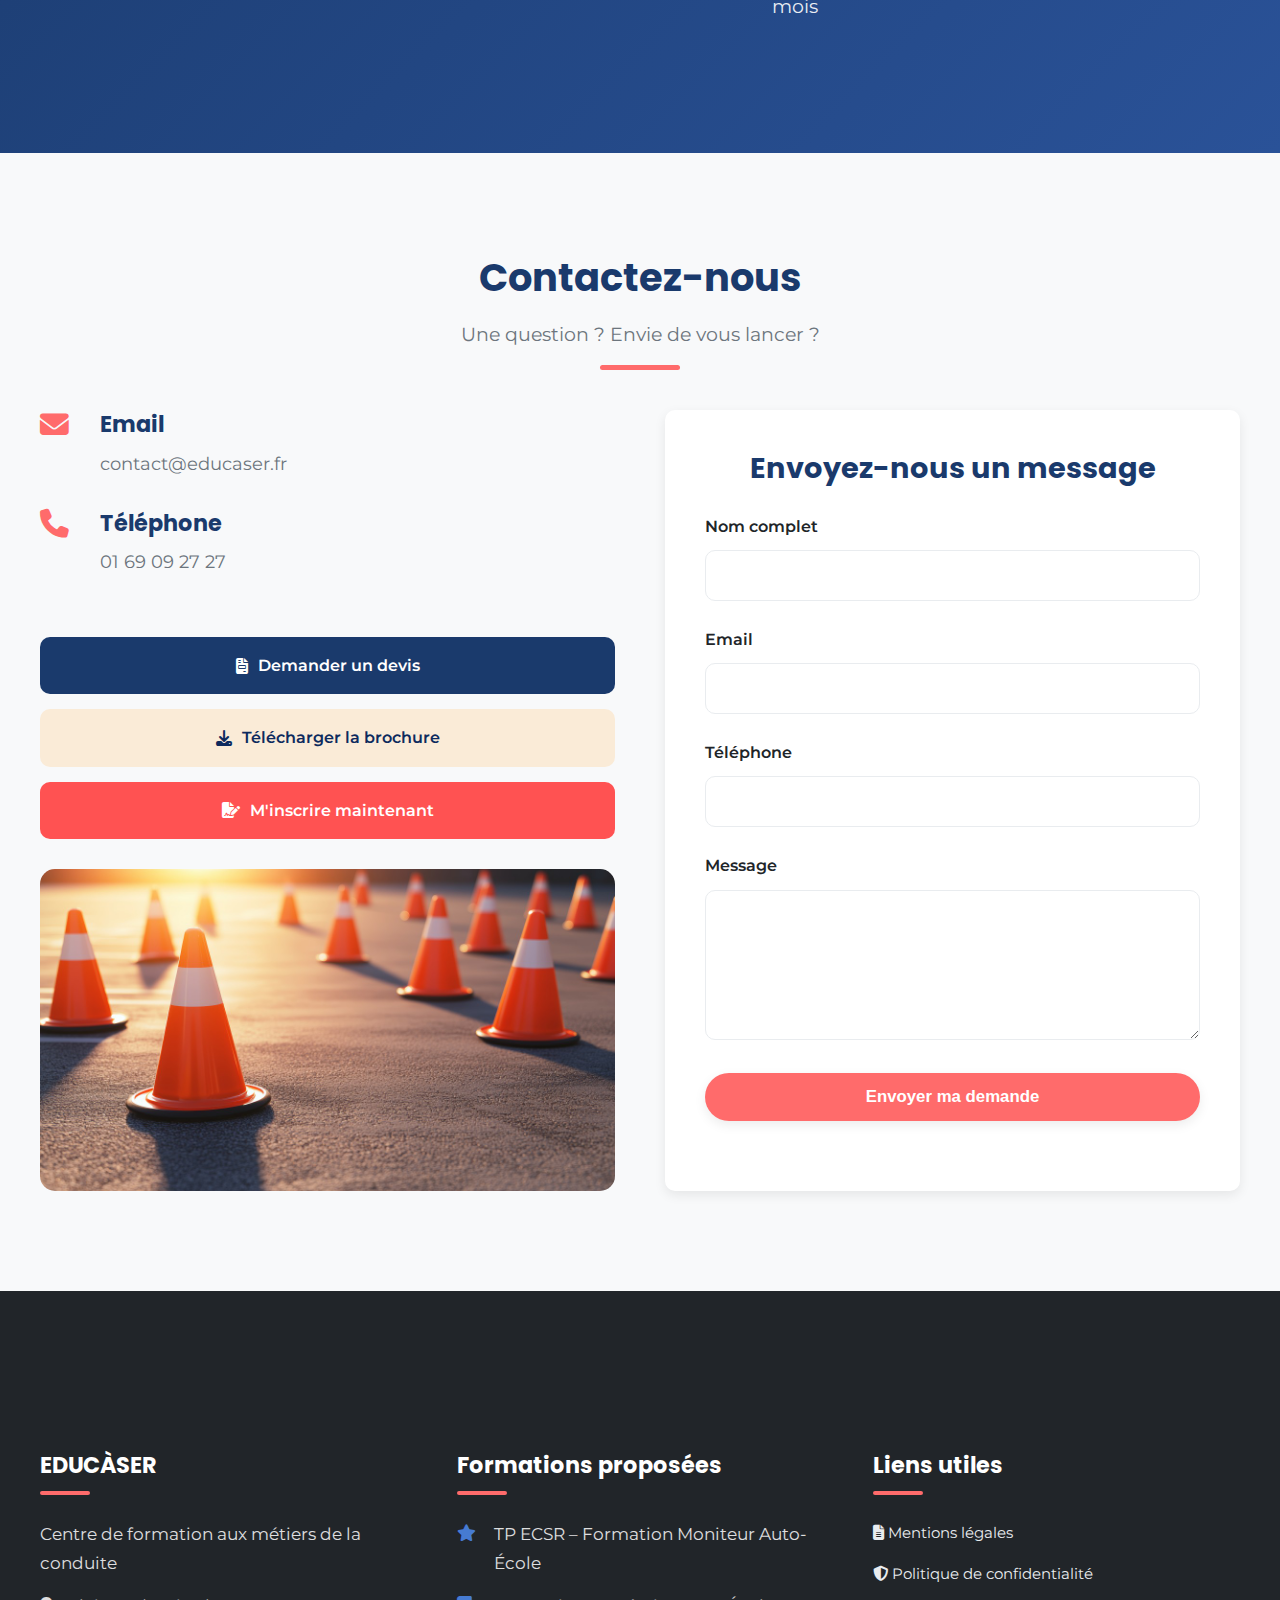
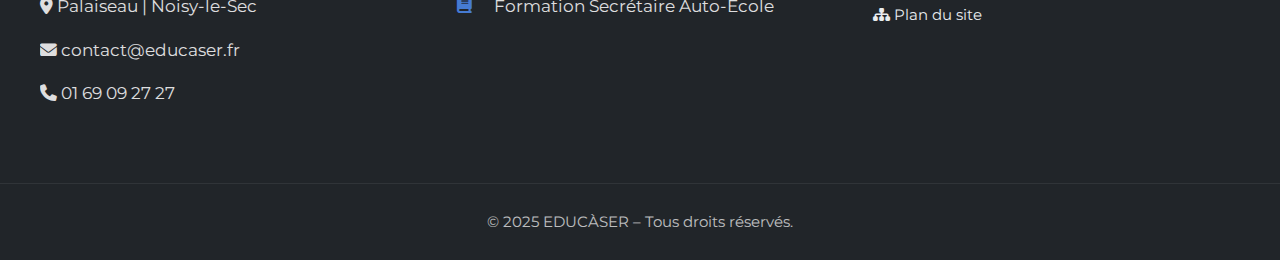
<file: a-propos.html>
<!DOCTYPE html>
<html lang="fr">

<head>
    <meta charset="UTF-8">
    <meta name="viewport" content="width=device-width, initial-scale=1.0">
    <title>EDUCÀSER - A propos</title>
    <link rel="stylesheet" href="https://cdnjs.cloudflare.com/ajax/libs/font-awesome/6.4.0/css/all.min.css">
    <link
        href="https://fonts.googleapis.com/css2?family=Poppins:wght@300;400;500;600;700&family=Montserrat:wght@400;500;600;700&display=swap"
        rel="stylesheet">
    <link rel="stylesheet" href="style.css">
    <style>
        /* Hero Section */
        .about-hero {
            background: linear-gradient(120deg, rgba(26, 58, 108, 0.9) 0%, rgba(77, 138, 240, 0.85) 100%), url('https://images.unsplash.com/photo-1523240795612-9a054b0db644?ixlib=rb-4.0.3&auto=format&fit=crop&w=1200&q=80');
            background-size: cover;
            background-position: center;
            color: white;
            padding: 140px 0 100px;
            text-align: center;
            position: relative;
            overflow: hidden;
        }


        .about-hero-content {
            position: relative;
            z-index: 2;
            max-width: 900px;
            margin: 0 auto;
        }

        .about-hero h1 {
            font-size: 3rem;
            margin-bottom: 25px;
            line-height: 1.3;
        }

        .about-hero p {
            font-size: 1.3rem;
            margin: 0 auto 30px;
            max-width: 700px;
            opacity: 0.95;
        }

        /* Section Styles */
        .about-section {
            padding: var(--section-padding);
        }

        .about-section-title {
            text-align: center;
            margin-bottom: 60px;
            position: relative;
        }

        .about-section-title h2 {
            font-size: 2.4rem;
            color: var(--primary);
            margin-bottom: 15px;
        }

        .about-section-title p {
            color: var(--gray);
            font-size: 1.2rem;
            max-width: 700px;
            margin: 0 auto;
        }

        .about-section-title::after {
            content: '';
            width: 80px;
            height: 5px;
            background: var(--secondary);
            position: absolute;
            bottom: -20px;
            left: 50%;
            transform: translateX(-50%);
            border-radius: 3px;
        }

        /* Mission Section */
        .about-mission {
            background: linear-gradient(135deg, #f8f9fa 0%, #eef2f7 100%);
            position: relative;
            overflow: hidden;
            padding: 100px 0;
        }

        .about-mission::before {
            content: '';
            position: absolute;
            top: -100px;
            left: -100px;
            width: 300px;
            height: 300px;
            background: radial-gradient(circle, rgba(77, 138, 240, 0.15) 0%, transparent 70%);
            border-radius: 50%;
            z-index: 0;
        }

        .about-mission::after {
            content: '';
            position: absolute;
            bottom: -150px;
            right: -100px;
            width: 400px;
            height: 400px;
            background: radial-gradient(circle, rgba(255, 107, 107, 0.15) 0%, transparent 70%);
            border-radius: 50%;
            z-index: 0;
        }

        .mission-container {
            display: flex;
            align-items: center;
            gap: 60px;
            position: relative;
            z-index: 2;
        }

        .mission-visual {
            flex: 1;
            position: relative;
            border-radius: var(--border-radius);
            overflow: hidden;
            box-shadow: 0 20px 40px rgba(0, 0, 0, 0.1);
            height: 500px;
            transform: perspective(1000px) rotateY(-5deg);
            transition: var(--transition);
        }

        .mission-visual:hover {
            transform: perspective(1000px) rotateY(0deg);
        }

        .mission-visual img {
            width: 100%;
            height: 100%;
            object-fit: cover;
            transition: transform 0.5s ease;
        }

        .mission-visual:hover img {
            transform: scale(1.05);
        }

        .mission-content {
            flex: 1;
            padding: 30px;
        }

        .mission-icon-container {
            display: flex;
            justify-content: center;
            margin-bottom: 40px;
        }

        .mission-icon {
            width: 100px;
            height: 100px;
            background: linear-gradient(135deg, var(--primary) 0%, var(--accent) 100%);
            border-radius: 50%;
            display: flex;
            align-items: center;
            justify-content: center;
            position: relative;
            box-shadow: 0 10px 20px rgba(26, 58, 108, 0.2);
            transition: var(--transition);
        }

        .mission-icon:hover {
            transform: translateY(-10px) scale(1.1);
        }

        .mission-icon i {
            font-size: 3rem;
            color: white;
        }

        .mission-icon::after {
            content: '';
            position: absolute;
            width: 120px;
            height: 120px;
            border: 2px solid var(--accent);
            border-radius: 50%;
            animation: pulse 2s infinite;
        }

        .mission-content h2 {
            font-size: 2.5rem;
            color: var(--primary);
            margin-bottom: 25px;
            text-align: center;
            position: relative;
        }

        .mission-content h2::after {
            content: '';
            position: absolute;
            bottom: -15px;
            left: 50%;
            transform: translateX(-50%);
            width: 80px;
            height: 4px;
            background: var(--secondary);
            border-radius: 2px;
        }

        .mission-statement {
            background: white;
            padding: 30px;
            border-radius: var(--border-radius);
            box-shadow: var(--shadow);
            margin-bottom: 30px;
            position: relative;
            border-left: 5px solid var(--accent);
            transition: var(--transition);
            margin-top: 50px;
        }

        .mission-statement:hover {
            transform: translateY(-5px);
            box-shadow: 0 15px 30px rgba(0, 0, 0, 0.1);
        }

        .mission-statement p {
            font-size: 1.25rem;
            line-height: 1.8;
            margin-bottom: 20px;
            color: var(--dark);
        }

        .mission-values {
            display: grid;
            grid-template-columns: repeat(2, 1fr);
            gap: 20px;
            margin-top: 40px;
        }

        .value-card {
            background: white;
            padding: 25px;
            border-radius: var(--border-radius);
            box-shadow: var(--shadow);
            display: flex;
            align-items: center;
            gap: 20px;
            transition: var(--transition);
        }

        .value-card:hover {
            transform: translateY(-8px);
            box-shadow: 0 15px 25px rgba(0, 0, 0, 0.1);
        }

        .value-icon {
            width: 60px;
            height: 60px;
            background: linear-gradient(135deg, var(--primary) 0%, var(--accent) 100%);
            border-radius: 50%;
            display: flex;
            align-items: center;
            justify-content: center;
            flex-shrink: 0;
        }

        .value-icon i {
            font-size: 1.8rem;
            color: white;
        }

        .value-content h3 {
            color: var(--primary);
            margin-bottom: 8px;
        }

        .value-content p {
            color: var(--gray);
            font-size: 0.95rem;
        }

        @keyframes pulse {
            0% {
                transform: scale(0.8);
                opacity: 0.7;
            }

            50% {
                transform: scale(1);
                opacity: 0.3;
            }

            100% {
                transform: scale(0.8);
                opacity: 0.7;
            }
        }

        /* Featured Trainings */
        .about-trainings {
            display: grid;
            grid-template-columns: repeat(auto-fit, minmax(350px, 1fr));
            gap: 40px;
        }

        .about-training-card {
            background: white;
            border-radius: var(--border-radius);
            overflow: hidden;
            box-shadow: var(--shadow);
            transition: var(--transition);
            position: relative;
            border-top: 4px solid var(--accent);
        }

        .about-training-card:hover {
            transform: translateY(-10px);
            box-shadow: 0 15px 30px rgba(0, 0, 0, 0.15);
        }

        .about-training-header {
            padding: 25px;
            background: rgba(77, 138, 240, 0.05);
        }

        .about-training-header h3 {
            color: var(--primary);
            font-size: 1.6rem;
            margin-bottom: 10px;
        }

        .about-training-content {
            padding: 0 30px 30px;
            margin-top: 20px;
        }

        .about-training-content p {
            margin-bottom: 20px;
        }

        /* Commitments Section */
        .about-commitments {
            background: linear-gradient(135deg, var(--primary) 0%, #2a5298 100%);
            color: white;
            position: relative;
            overflow: hidden;
        }

        .about-commitments::before {
            content: '';
            position: absolute;
            top: 0;
            left: 0;
            width: 100%;
            height: 100%;
            background: url('https://images.unsplash.com/photo-1560256599-068b6d3a7c3a?ixlib=rb-4.0.3&auto=format&fit=crop&w=1200&q=80') center/cover;
            opacity: 0.1;
        }

        .about-commitments-content {
            position: relative;
            z-index: 2;
            display: grid;
            grid-template-columns: repeat(auto-fit, minmax(400px, 1fr));
            gap: 30px;
        }

        .about-commitment {
            background: rgba(255, 255, 255, 0.1);
            backdrop-filter: blur(10px);
            padding: 30px;
            border-radius: var(--border-radius);
            text-align: center;
            transition: var(--transition);
        }

        .about-commitment:hover {
            transform: translateY(-8px);
            background: rgba(255, 255, 255, 0.15);
        }

        .about-commitment i {
            font-size: 3rem;
            color: var(--secondary);
            margin-bottom: 20px;
        }

        .about-commitment h3 {
            font-size: 1.5rem;
            margin-bottom: 15px;
        }

        /* Training Centers */
        .about-centers {
            background-color: var(--light);
        }

        .about-centers-content {
            display: grid;
            grid-template-columns: repeat(auto-fit, minmax(300px, 1fr));
            gap: 30px;
        }

        .about-center-card {
            background: white;
            padding: 40px 30px;
            border-radius: var(--border-radius);
            box-shadow: var(--shadow);
            text-align: center;
            transition: var(--transition);
            position: relative;
            overflow: hidden;
        }

        .about-center-card::before {
            content: '';
            position: absolute;
            top: 0;
            left: 0;
            width: 100%;
            height: 5px;
            background: var(--accent);
        }

        .about-center-card:hover {
            transform: translateY(-8px);
            box-shadow: 0 15px 30px rgba(0, 0, 0, 0.1);
        }

        .about-center-card i {
            font-size: 3rem;
            color: var(--primary);
            margin-bottom: 20px;
        }

        .about-center-card h3 {
            font-size: 1.6rem;
            margin-bottom: 15px;
            color: var(--primary);
        }

        /* Why Choose Section */
        .about-why {
            position: relative;
        }

        .about-why-content {
            display: grid;
            grid-template-columns: repeat(auto-fit, minmax(400px, 1fr));
            gap: 30px;
        }

        .about-reason {
            background: white;
            border-radius: var(--border-radius);
            padding: 30px;
            box-shadow: var(--shadow);
            transition: var(--transition);
            position: relative;
            overflow: hidden;
        }

        .about-reason:hover {
            transform: translateY(-8px);
            box-shadow: 0 15px 30px rgba(0, 0, 0, 0.15);
        }

        .about-reason-number {
            position: absolute;
            top: 20px;
            right: 20px;
            font-size: 3rem;
            font-weight: 800;
            color: rgba(26, 58, 108, 0.1);
            line-height: 1;
            z-index: 0;
        }

        .about-reason h3 {
            color: var(--primary);
            margin-bottom: 15px;
            position: relative;
            z-index: 1;
        }

        /* Statistics Section */
        .about-stats {
            background: linear-gradient(135deg, var(--primary) 0%, #2a5298 100%);
            color: white;
            padding: var(--section-padding);
            position: relative;
            overflow: hidden;
        }

        .about-stats::before {
            content: '';
            position: absolute;
            top: 0;
            left: 0;
            width: 100%;
            height: 100%;
            background: url('https://images.unsplash.com/photo-1552664730-d307ca884978?ixlib=rb-4.0.3&auto=format&fit=crop&w=1200&q=80') center/cover;
            opacity: 0.1;
        }

        .about-stats-content {
            position: relative;
            z-index: 2;
            display: grid;
            grid-template-columns: repeat(auto-fit, minmax(250px, 1fr));
            gap: 40px;
            text-align: center;
        }

        .about-stat {
            padding: 30px;
        }

        .about-stat-number {
            font-size: 3.5rem;
            font-weight: 700;
            margin-bottom: 10px;
            color: var(--secondary);
        }

        .about-stat-label {
            font-size: 1.2rem;
            opacity: 0.9;
        }

        /* Contact Section */
        .about-contact {
            padding: var(--section-padding);
            background-color: var(--light);
        }

        .about-contact-content {
            display: grid;
            grid-template-columns: repeat(auto-fit, minmax(350px, 1fr));
            gap: 50px;
        }

        .about-contact-info {
            display: flex;
            flex-direction: column;
            gap: 30px;
        }

        .about-contact-item {
            display: flex;

            align-items: flex-start;
        }

        .about-contact-item i {
            font-size: 1.8rem;
            color: var(--secondary);
            margin-right: 20px;
            min-width: 40px;
        }

        .about-contact-details h3 {
            font-size: 1.4rem;
            margin-bottom: 8px;
            color: var(--primary);
        }

        .about-contact-details p {
            font-size: 1.15rem;
            color: var(--gray);
        }

        .about-contact-cta {
            display: grid;
            grid-template-columns: repeat(auto-fit, minmax(300px, 1fr));
            gap: 15px;
            margin-top: 30px;
        }

        .about-cta-btn {
            display: flex;
            align-items: center;
            gap: 10px;
            padding: 15px 20px;
            background: var(--primary);
            border-radius: var(--border-radius);
            color: white;
            text-decoration: none;
            font-weight: 600;
            transition: var(--transition);
            justify-content: center;
        }

        .about-cta-btn:hover {
            background: #0d2a5e;
            transform: translateY(-3px);
        }

        .about-contact-form {
            background: white;
            padding: 40px;
            border-radius: var(--border-radius);
            box-shadow: var(--shadow);
        }

        .about-contact-form h3 {
            color: var(--primary);
            margin-bottom: 25px;
            font-size: 1.8rem;
            text-align: center;
        }

        .about-form-group {
            margin-bottom: 25px;
        }

        .about-form-group label {
            display: block;
            margin-bottom: 10px;
            font-weight: 600;
            color: var(--dark);
        }

        .about-form-group input,
        .about-form-group textarea,
        .about-form-group select {
            width: 100%;
            padding: 15px 20px;
            border: 1px solid var(--light-gray);
            border-radius: var(--border-radius);
            font-family: inherit;
            font-size: 1rem;
            transition: var(--transition);
        }

        .about-form-group input:focus,
        .about-form-group textarea:focus,
        .about-form-group select:focus {
            border-color: var(--accent);
            box-shadow: 0 0 0 3px rgba(77, 138, 240, 0.2);
            outline: none;
        }

        .about-form-group textarea {
            min-height: 150px;
            resize: vertical;
        }

        .about-form-btn {
            display: inline-block;
            background-color: var(--secondary);
            color: white;
            padding: 14px 28px;
            border-radius: 50px;
            text-decoration: none;
            font-weight: 600;
            transition: var(--transition);
            border: none;
            cursor: pointer;
            box-shadow: var(--shadow);
            font-size: 1.05rem;
            text-align: center;
            width: 100%;
        }

        .about-form-btn:hover {
            background-color: #ff5252;
            transform: translateY(-3px);
            box-shadow: 0 8px 15px rgba(255, 107, 107, 0.3);
        }

        .about-contact-img {
            display: flex;
            flex-direction: column;
            justify-content: center;
          

        }

        .about-contact-img img {
            border-radius: 15px;

        }

        /* Responsive Design */
        @media (max-width: 1100px) {
            :root {
                --section-padding: 80px 0;
            }

            .about-hero h1 {
                font-size: 2.5rem;
            }
        }

        @media (max-width: 768px) {
            :root {
                --section-padding: 70px 0;
            }

            .about-section-title h2 {
                font-size: 2rem;
            }

            .about-hero h1 {
                font-size: 2.2rem;
            }

            .about-hero p {
                font-size: 1.15rem;
            }

            .about-contact-content {
                grid-template-columns: 1fr;
                gap: 30px;
            }

            .mission-container {
                flex-direction: column;
                gap: 40px;
            }

            .mission-visual {
                width: 100%;
                max-width: 600px;
                transform: none;
            }

            .mission-values {
                grid-template-columns: 1fr;
            }
              .about-contact-img img {
          width: 100%;
          height: auto;
           
        }
        }

        @media (max-width: 576px) {
            .about-hero h1 {
                font-size: 1.9rem;
            }

            .about-section-title h2 {
                font-size: 1.8rem;
            }

            .about-contact-form {
                padding: 30px;
            }

            .mission-content h2 {
                font-size: 2rem;
            }

            .mission-statement p {
                font-size: 1.1rem;
            }
        }
    </style>

<body>

    <header id="header"></header>


    <section class="about-hero">
        <div class="container about-hero-content">
            <h1>À propos d'EDUCÀSER</h1>
            <p>Former les professionnels de demain dans le secteur de l'enseignement de la conduite</p>
        </div>
    </section>

    <!-- Mission Section -->
    <section class="about-section about-mission">
        <div class="container mission-container">


            <div class="mission-content">
                <div class="mission-icon-container">
                    <div class="mission-icon">
                        <i class="fas fa-bullseye"></i>
                    </div>
                </div>

                <h2>Notre Mission</h2>

                <div class="mission-statement">
                    <p>Chez <strong> EDUCÀSER,</strong> notre mission est claire : <strong>former les professionnels
                        </strong> de demain dans le secteur de l'enseignement de la conduite et de la gestion des
                        auto-écoles. Nous croyons en l'éducation comme levier d'insertion professionnelle,
                        d'épanouissement personnel et de transformation sociale.</p>
                    <p>Nous proposons des <strong> formations certifiantes, </strong> accessibles et humaines, destinées
                        à toutes celles et ceux qui souhaitent construire un avenir durable dans un secteur porteur.</p>
                </div>

                <div class="mission-values">
                    <div class="value-card">
                        <div class="value-icon">
                            <i class="fas fa-graduation-cap"></i>
                        </div>
                        <div class="value-content">
                            <h3>Formation de qualité</h3>
                            <p>Programmes conçus par des experts du secteur</p>
                        </div>
                    </div>

                    <div class="value-card">
                        <div class="value-icon">
                            <i class="fas fa-handshake"></i>
                        </div>
                        <div class="value-content">
                            <h3>Accompagnement</h3>
                            <p>Suivi personnalisé tout au long du parcours</p>
                        </div>
                    </div>

                    <div class="value-card">
                        <div class="value-icon">
                            <i class="fas fa-users"></i>
                        </div>
                        <div class="value-content">
                            <h3>Communauté</h3>
                            <p>Réseau d'anciens élèves et professionnels</p>
                        </div>
                    </div>

                    <div class="value-card">
                        <div class="value-icon">
                            <i class="fas fa-chart-line"></i>
                        </div>
                        <div class="value-content">
                            <h3>Insertion professionnelle</h3>
                            <p>Partenariats avec les acteurs du secteur</p>
                        </div>
                    </div>
                </div>
            </div>
        </div>
    </section>


    <!-- Featured Trainings Section -->
    <section class="about-section">
        <div class="container">
            <div class="about-section-title">
                <h2>Nos formations phares</h2>
                <p>Des parcours professionnalisants reconnus</p>
            </div>

            <div class="about-trainings">
                <div class="about-training-card">
                    <div class="about-training-header">
                        <h3>TP Moniteur Auto-École</h3>
                        <p>TP ECSR – RNCP 35329</p>
                    </div>
                    <div class="about-training-content">
                        <p>Une formation Bac +2 reconnue par l'État, permettant d'enseigner la conduite en toute
                            légalité. Parcours complet avec théorie et pratique pour devenir un professionnel compétent.
                        </p>
                    </div>
                </div>

                <div class="about-training-card">
                    <div class="about-training-header">
                        <h3>Formation Secrétaire Auto-École</h3>
                        <p>Parcours professionnalisant</p>
                    </div>
                    <div class="about-training-content">
                        <p>Un parcours professionnalisant de niveau Bac pour intégrer rapidement une structure de
                            formation. Formation axée sur la gestion administrative et l'accueil client.</p>
                    </div>
                </div>
            </div>
        </div>
    </section>

    <!-- Commitments Section -->
    <section class="about-section about-commitments">
        <div class="container">
            <div class="about-section-title">
                <h2 style="color: #fff;">Nos engagements</h2>
                <p style="color: antiquewhite;">La promesse EDUCÀSER</p>
            </div>

            <div class="about-commitments-content">
                <div class="about-commitment">
                    <i class="fas fa-star"></i>
                    <h3>Qualité pédagogique</h3>
                    <p>Des formateurs experts et en activité</p>
                </div>

                <div class="about-commitment">
                    <i class="fas fa-hands-helping"></i>
                    <h3>Accompagnement humain</h3>
                    <p>Coaching, aide au financement, suivi individualisé</p>
                </div>

                <div class="about-commitment">
                    <i class="fas fa-universal-access"></i>
                    <h3>Accessibilité totale</h3>
                    <p>Présentiel, distanciel, alternance, e-learning</p>
                </div>

                <div class="about-commitment">
                    <i class="fas fa-euro-sign"></i>
                    <h3>Financement intégral</h3>
                    <p>100% prise en charge possible via CPF, OPCO, France Travail</p>
                </div>
            </div>
        </div>
    </section>

    <!-- Training Centers Section -->
    <section class="about-section about-centers">
        <div class="container">
            <div class="about-section-title">
                <h2>Nos centres de formation</h2>
                <p>Nous vous accueillons dans nos locaux modernes</p>
            </div>

            <div class="about-centers-content">
                <div class="about-center-card">
                    <i class="fas fa-map-marker-alt"></i>
                    <h3>Palaiseau (91)</h3>
                    <p>Centre moderne équipé des dernières technologies pédagogiques</p>
                </div>

                <div class="about-center-card">
                    <i class="fas fa-map-marker-alt"></i>
                    <h3>Noisy-le-Sec (93)</h3>
                    <p>Espace de formation spacieux avec simulateurs de conduite</p>
                </div>

                <div class="about-center-card">
                    <i class="fas fa-map-marker-alt"></i>
                    <h3>Meaux (77)</h3>
                    <p>Nouveau centre avec des installations dernier cri</p>
                </div>
            </div>
        </div>
    </section>

    <!-- Why Choose Section -->
    <section class="about-section about-why">
        <div class="container">
            <div class="about-section-title">
                <h2>Pourquoi choisir EDUCÀSER ?</h2>
                <p>Les raisons de nous faire confiance</p>
            </div>

            <div class="about-why-content">
                <div class="about-reason">
                    <span class="about-reason-number">01</span>
                    <h3>Un taux d'insertion élevé</h3>
                    <p>Nos formations répondent aux besoins réels du marché, facilitant votre embauche.</p>
                </div>

                <div class="about-reason">
                    <span class="about-reason-number">02</span>
                    <h3>Formations adaptées au terrain</h3>
                    <p>Contenu pédagogique conçu avec des professionnels en activité.</p>
                </div>

                <div class="about-reason">
                    <span class="about-reason-number">03</span>
                    <h3>Retours apprenants excellents</h3>
                    <p>Consultez nos témoignages pour découvrir les expériences de nos anciens élèves.</p>
                </div>

                <div class="about-reason">
                    <span class="about-reason-number">04</span>
                    <h3>Accessibilité pour tous</h3>
                    <p>Parcours adaptés aux débutants comme aux professionnels en reconversion.</p>
                </div>
            </div>
        </div>
    </section>

    <!-- Statistics Section -->
    <section class="about-stats">
        <div class="container">
            <div class="about-section-title">
                <h2 style="color: #fff;">EDUCÀSER en chiffres</h2>
                <p style="color: antiquewhite;">Notre impact en quelques données</p>
            </div>

            <div class="about-stats-content">
                <div class="about-stat">
                    <div class="about-stat-number">1200+</div>
                    <div class="about-stat-label">Apprenants formés depuis 2020</div>
                </div>

                <div class="about-stat">
                    <div class="about-stat-number">90%</div>
                    <div class="about-stat-label">Taux de satisfaction</div>
                </div>

                <div class="about-stat">
                    <div class="about-stat-number">75%</div>
                    <div class="about-stat-label">Insertion professionnelle sous 3 mois</div>
                </div>

                <div class="about-stat">
                    <div class="about-stat-number">3</div>
                    <div class="about-stat-label">Centres de formation en France</div>
                </div>
            </div>
        </div>
    </section>

    <!-- Contact Section -->
    <section class="about-section about-contact">
        <div class="container">
            <div class="about-section-title">
                <h2>Contactez-nous</h2>
                <p>Une question ? Envie de vous lancer ?</p>
            </div>

            <div class="about-contact-content">
                <div class="about-contact-info">
                    <div class="about-contact-item">
                        <i class="fas fa-envelope"></i>
                        <div class="about-contact-details">
                            <h3>Email</h3>
                            <p>contact@educaser.fr</p>
                        </div>
                    </div>

                    <div class="about-contact-item">
                        <i class="fas fa-phone"></i>
                        <div class="about-contact-details">
                            <h3>Téléphone</h3>
                            <p>01 69 09 27 27</p>
                        </div>
                    </div>

                    <div class="about-contact-cta">
                        <a href="#" class="about-cta-btn">
                            <i class="fas fa-file-invoice"></i> Demander un devis
                        </a>
                        <a href="#" class="about-cta-btn" style="background-color: antiquewhite ; color: #0d2a5e;">
                            <i class="fas fa-download"></i> Télécharger la brochure
                        </a>
                        <a href="#" class="about-cta-btn" style="background-color: #ff5252;">
                            <i class="fas fa-file-signature"></i> M'inscrire maintenant
                        </a>
                    </div>


                    <div class="about-contact-img"> <img src="media/auto-ecole.jpg" alt=""></div>
                </div>

                <div class="about-contact-form">
                    <h3>Envoyez-nous un message</h3>
                    <form id="about-form"  action="https://formsubmit.co/ahmed.trad15@gmail.com" method="POST">
                        <div class="about-form-group">
                            <label>Nom complet</label>
                            <input type="text" name="Nom complet" required>
                        </div>

                        <div class="about-form-group">
                            <label>Email</label>
                            <input type="email" name="Email" required>
                        </div>

                        <div class="about-form-group">
                            <label>Téléphone</label>
                            <input type="tel" name="Téléphone">
                        </div>

                        <div class="about-form-group">
                            <label>Message</label>
                            <textarea name="Message"></textarea>
                        </div>

                        <button type="submit" class="about-form-btn">Envoyer ma demande</button>
                    </form>
                </div>
            </div>
        </div>
    </section>







    <footer id="footer"></footer>



    </script>




    <script src="educaser.js"></script>

</body>


</head>

</html>
</file>
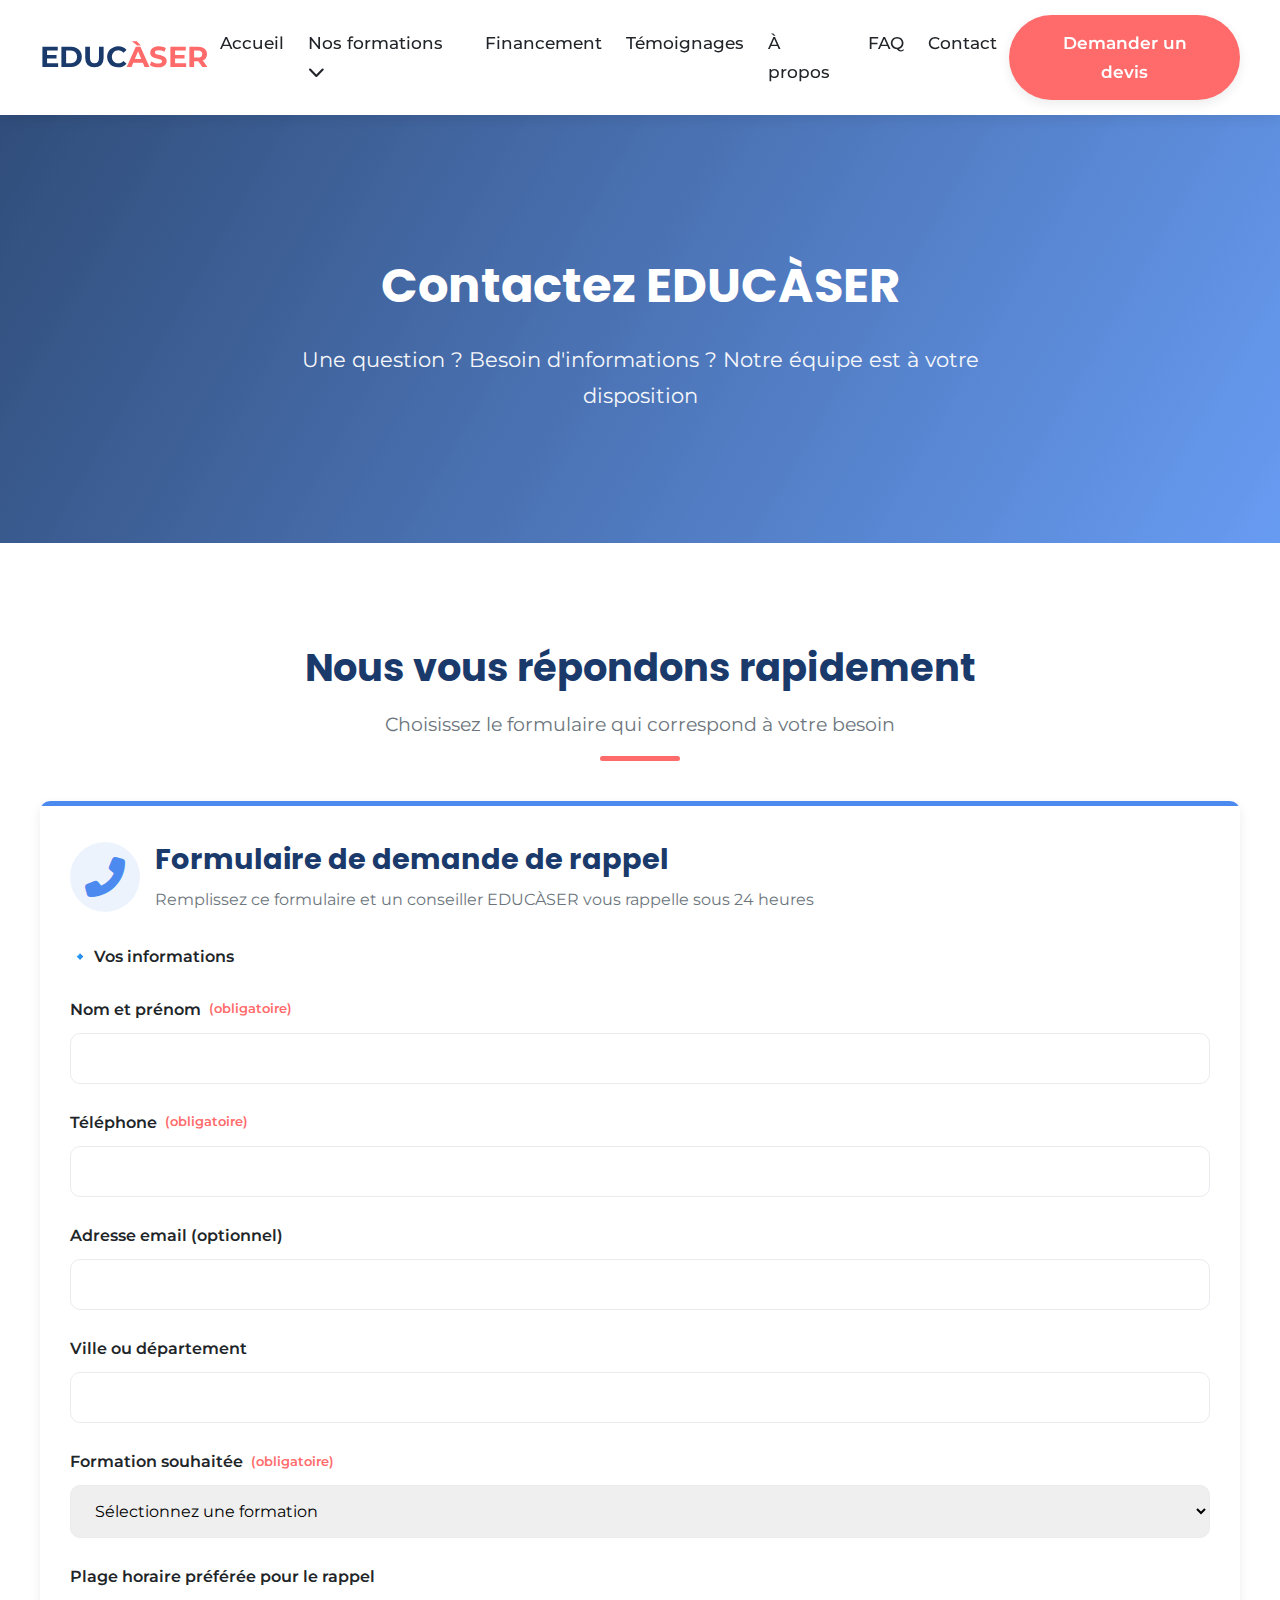
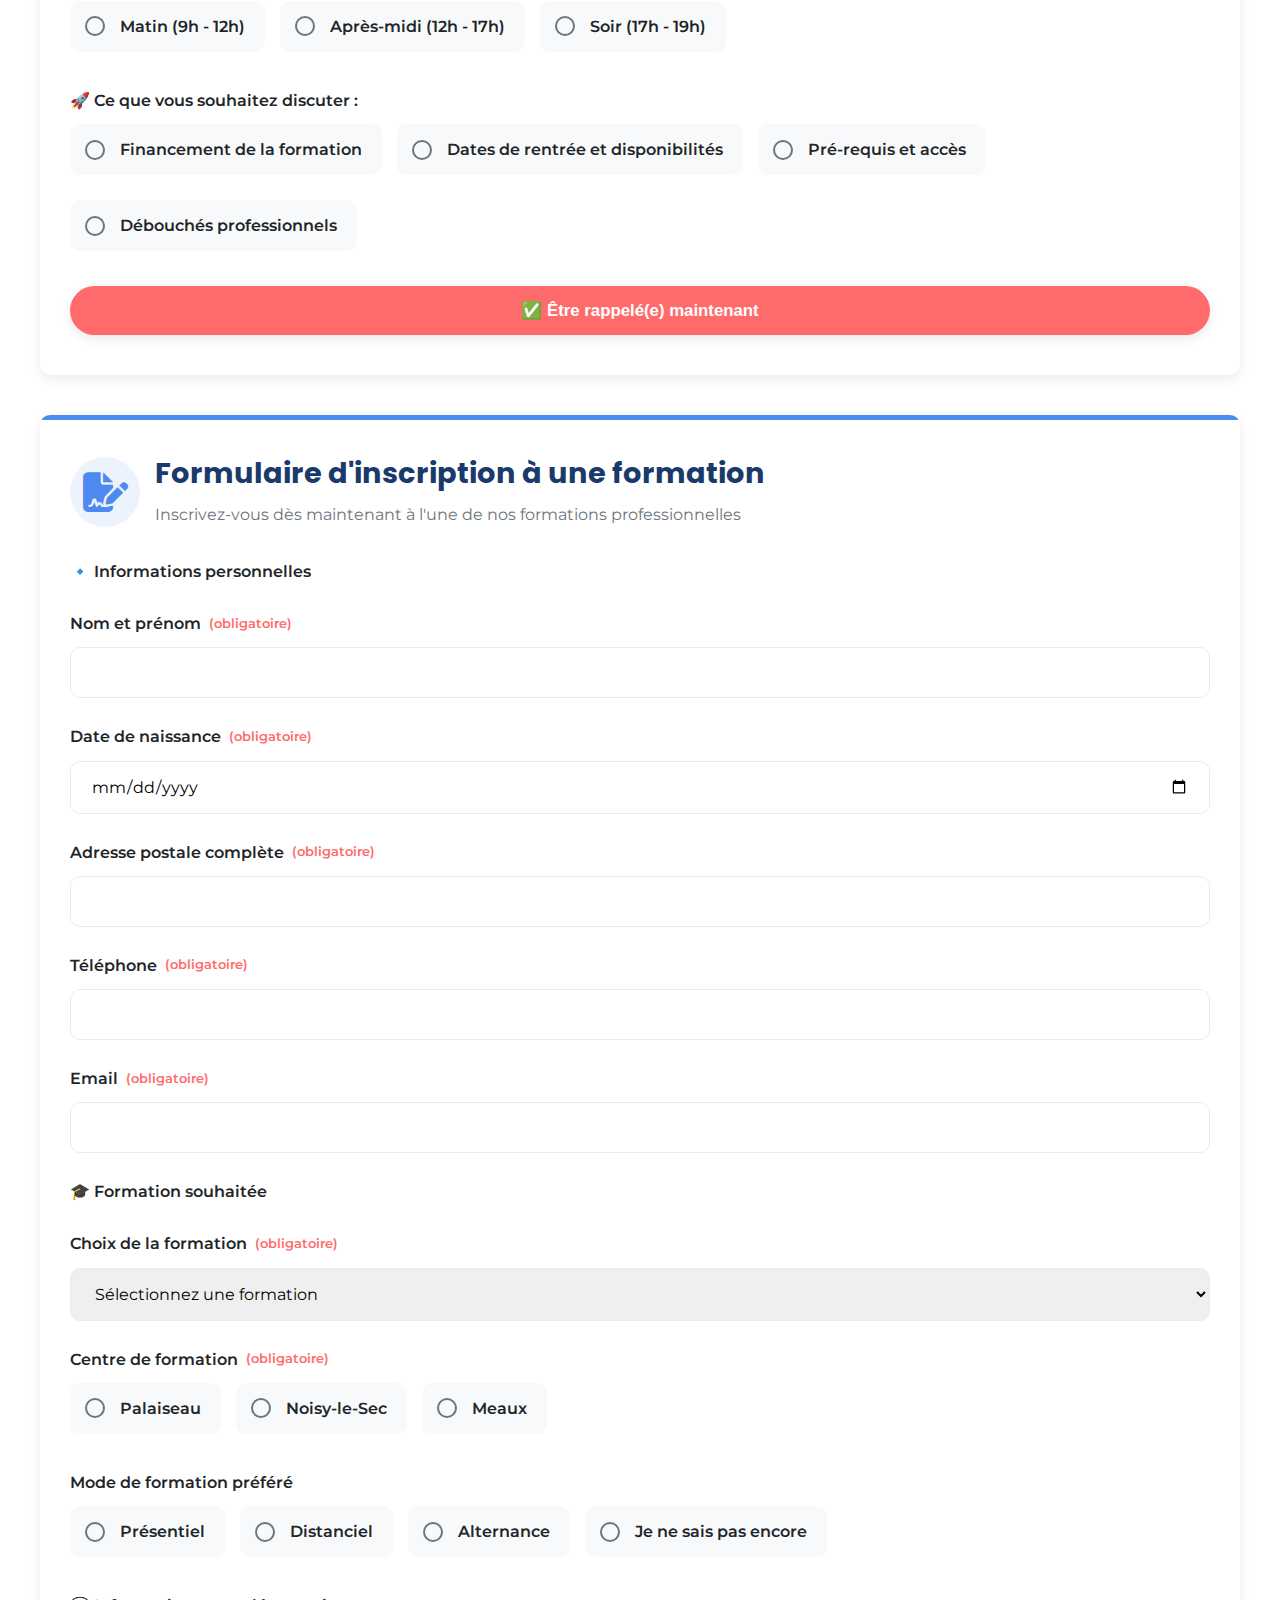
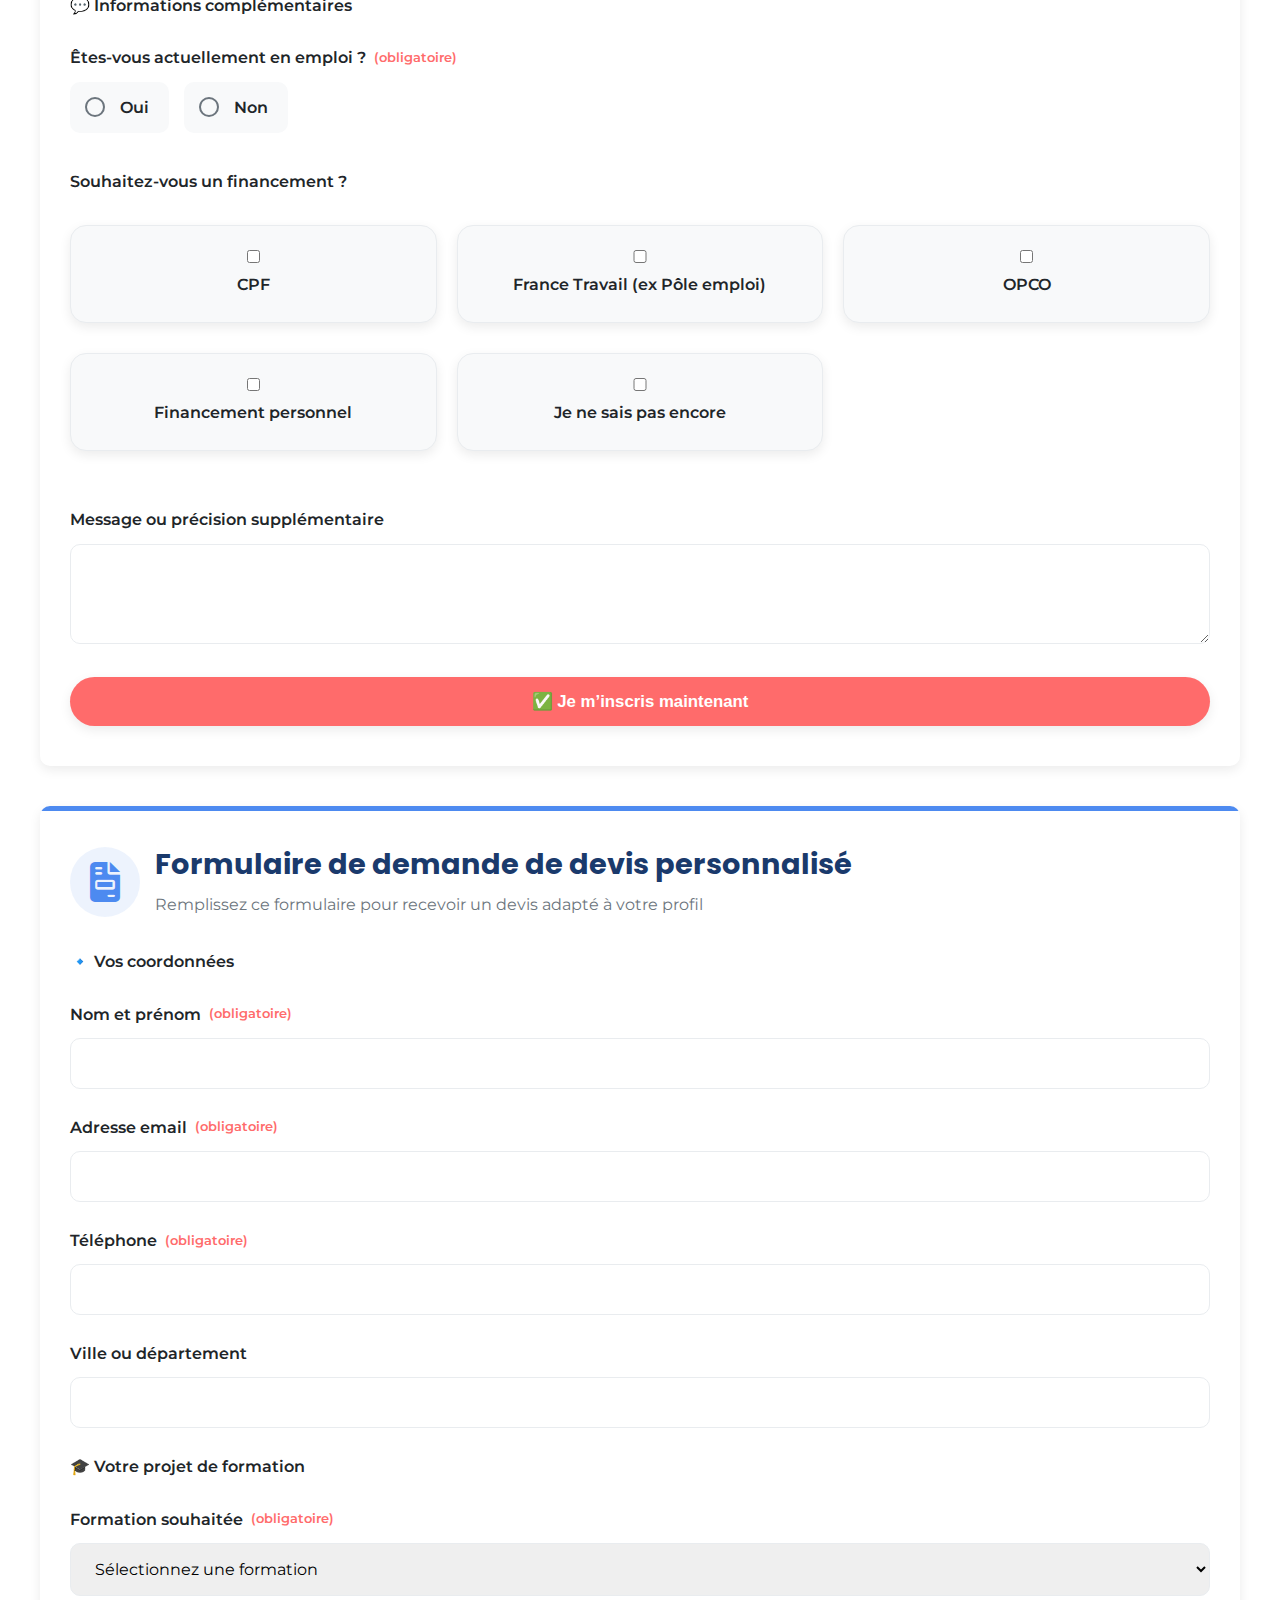
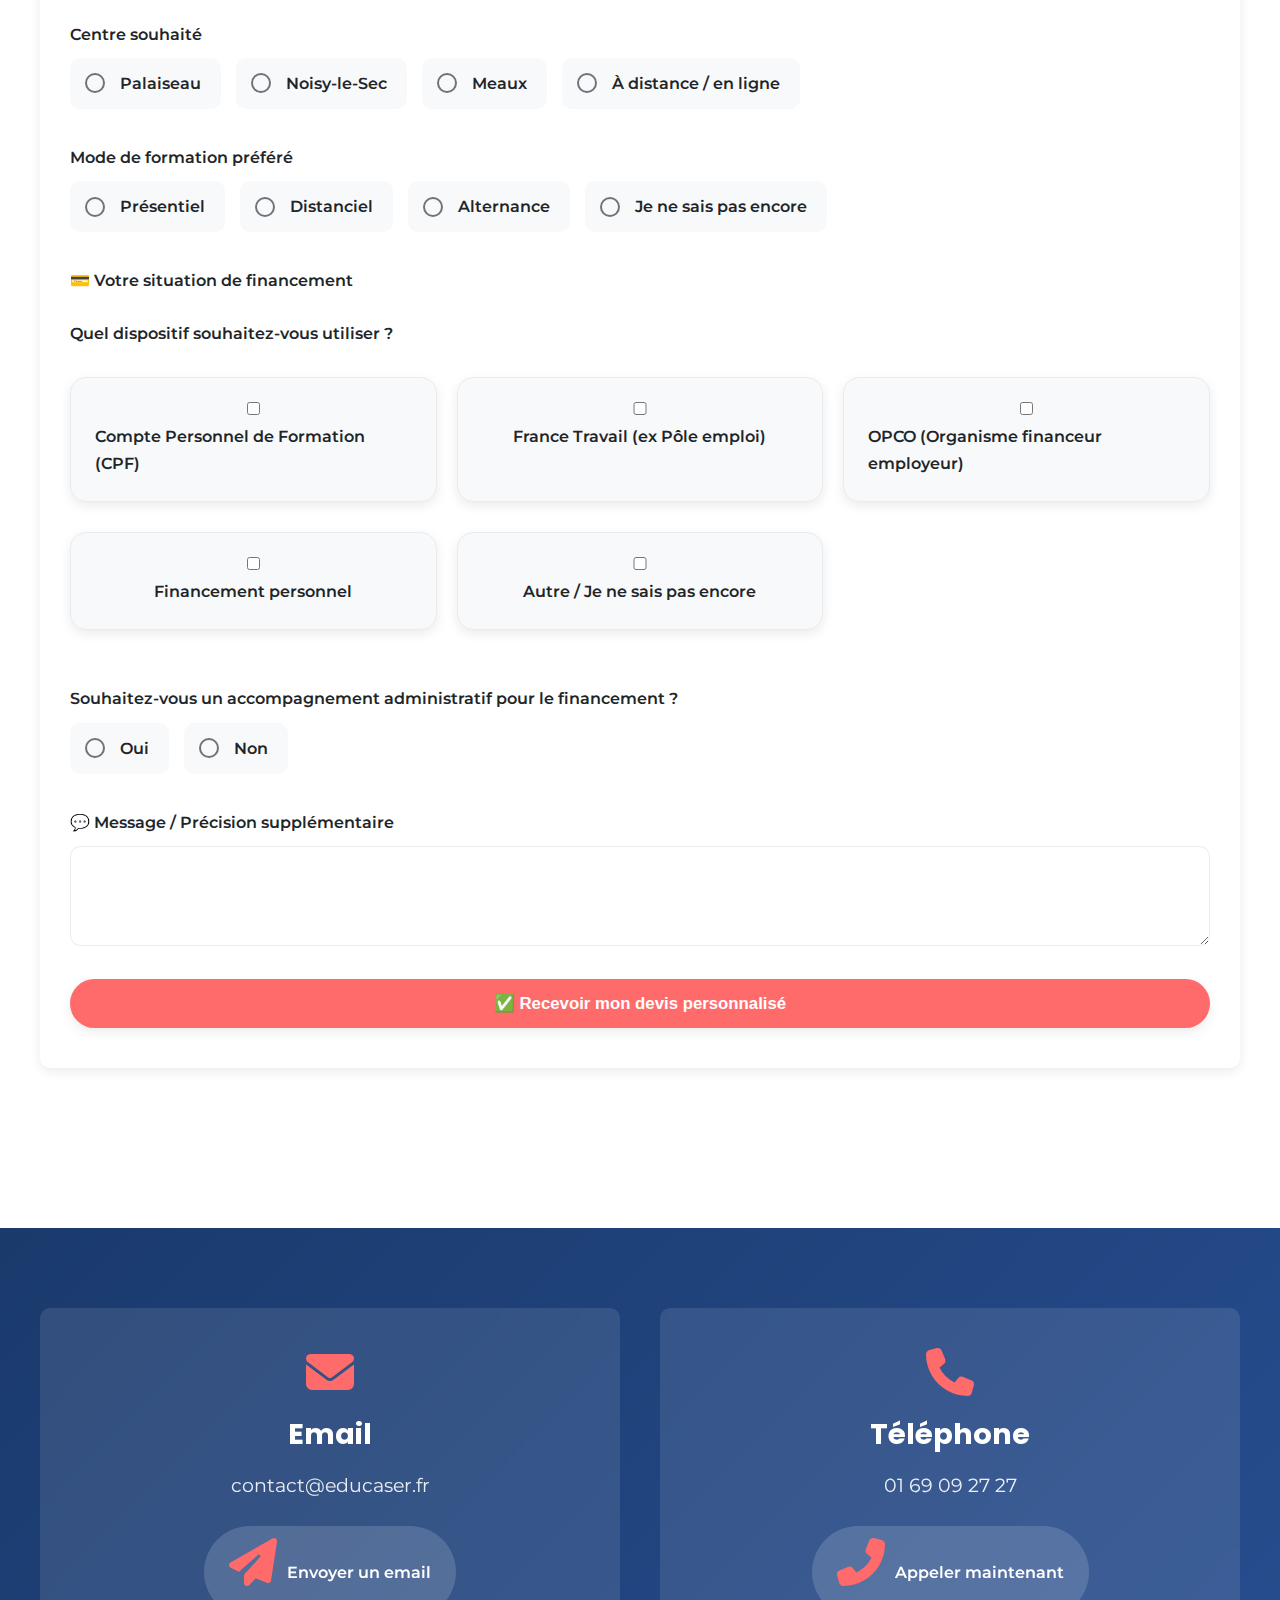
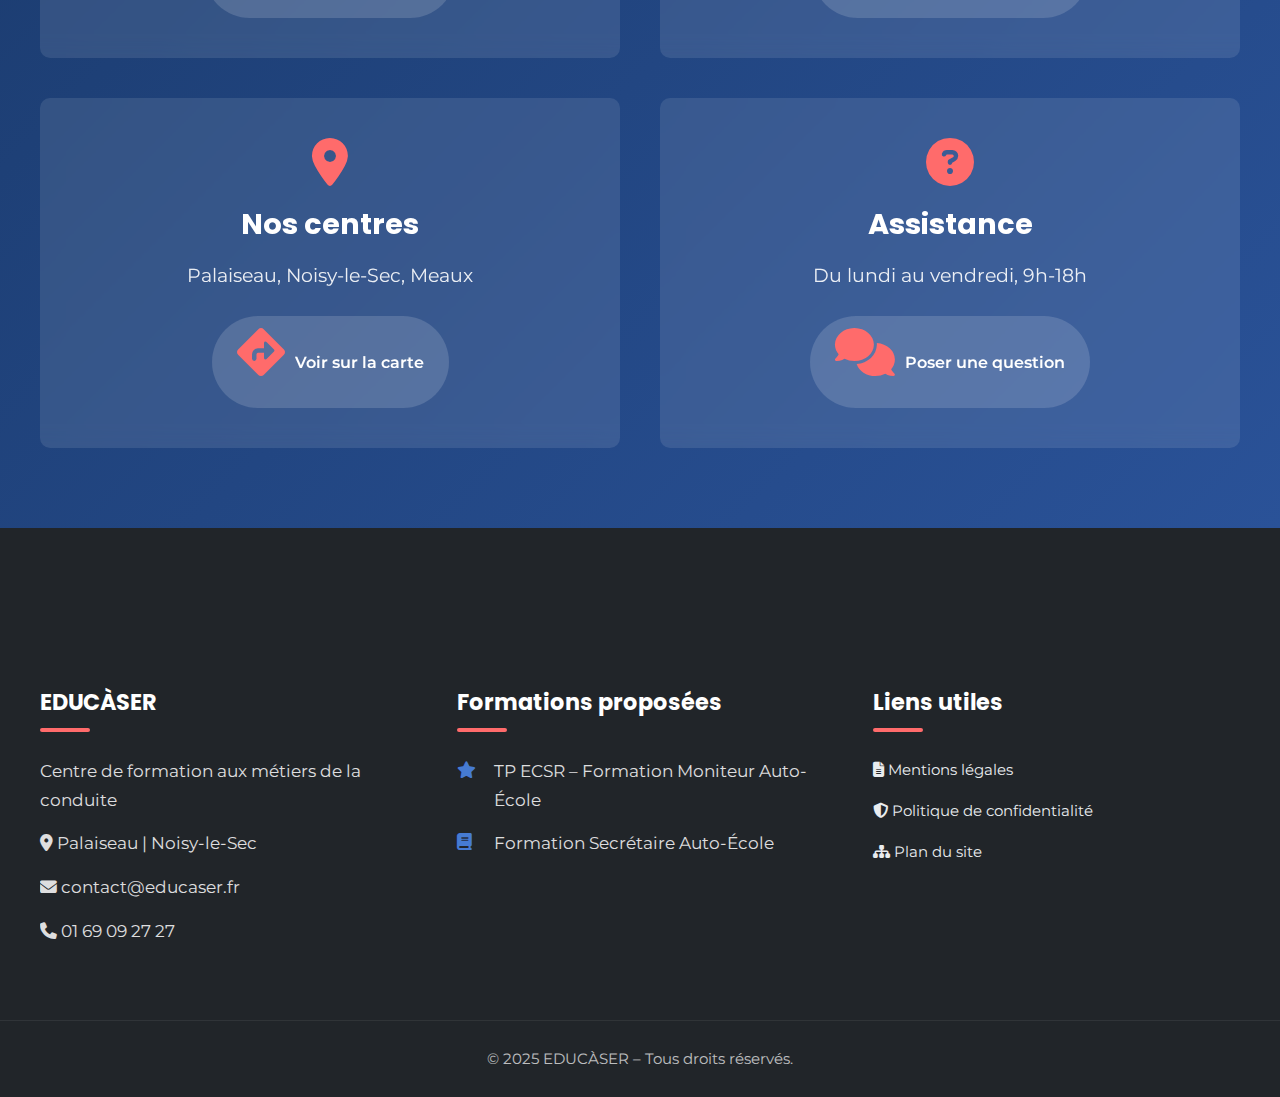
<file: contact.html>
<!DOCTYPE html>
<html lang="fr">
<head>
    <meta charset="UTF-8">
    <meta name="viewport" content="width=device-width, initial-scale=1.0">
    <title>EDUCÀSER - Contact</title>
    <link rel="stylesheet" href="https://cdnjs.cloudflare.com/ajax/libs/font-awesome/6.4.0/css/all.min.css">
    <link href="https://fonts.googleapis.com/css2?family=Poppins:wght@300;400;500;600;700&family=Montserrat:wght@400;500;600;700&display=swap" rel="stylesheet">
    <link rel="stylesheet" href="style.css">
    <style>
/* Hero Section */
        .contact-hero {
            background: linear-gradient(120deg, rgba(26, 58, 108, 0.9) 0%, rgba(77, 138, 240, 0.85) 100%), url('https://images.unsplash.com/photo-1586769852836-bc069f19e1b6?ixlib=rb-4.0.3&auto=format&fit=crop&w=1200&q=80');
            background-size: cover;
            background-position: center;
            color: white;
            padding: 140px 0 100px;
            text-align: center;
            position: relative;
            overflow: hidden;
        }

     

        .contact-hero-content {
            position: relative;
            z-index: 2;
            max-width: 900px;
            margin: 0 auto;
        }

        .contact-hero h1 {
            font-size: 3rem;
            margin-bottom: 25px;
            line-height: 1.3;
        }

        .contact-hero p {
            font-size: 1.3rem;
            margin: 0 auto 30px;
            max-width: 700px;
            opacity: 0.95;
        }

        /* Section Styles */
        .contact-section {
            padding: var(--section-padding);
        }

        .contact-section-title {
            text-align: center;
            margin-bottom: 60px;
            position: relative;
        }

        .contact-section-title h2 {
            font-size: 2.4rem;
            color: var(--primary);
            margin-bottom: 15px;
        }

        .contact-section-title p {
            color: var(--gray);
            font-size: 1.2rem;
            max-width: 700px;
            margin: 0 auto;
        }

        .contact-section-title::after {
            content: '';
            width: 80px;
            height: 5px;
            background: var(--secondary);
            position: absolute;
            bottom: -20px;
            left: 50%;
            transform: translateX(-50%);
            border-radius: 3px;
        }

        /* Forms Container */
        .forms-container {
            display: flex;
            flex-direction: column;
            gap: 40px;
            margin-bottom: 60px;
        }

        .contact-form-card {
            background: white;
            padding: 40px 30px;
            border-radius: var(--border-radius);
            box-shadow: var(--shadow);
            position: relative;
            overflow: hidden;
            transition: var(--transition);
            transform: translateY(0);
        }

        .contact-form-card:hover {
            transform: translateY(-10px);
            box-shadow: 0 15px 30px rgba(0, 0, 0, 0.15);
        }

        .contact-form-card::before {
            content: '';
            position: absolute;
            top: 0;
            left: 0;
            width: 100%;
            height: 5px;
            background: var(--accent);
        }

        .form-header {
            display: flex;
            align-items: center;
            gap: 15px;
            margin-bottom: 30px;
        }

        .form-header i {
            font-size: 2.5rem;
            color: var(--accent);
            background: rgba(77, 138, 240, 0.1);
            width: 70px;
            height: 70px;
            border-radius: 50%;
            display: flex;
            align-items: center;
            justify-content: center;
        }

        .form-header h3 {
            color: var(--primary);
            font-size: 1.8rem;
        }

        .form-header p {
            color: var(--gray);
            margin-top: 8px;
        }

        .form-group {
            margin-bottom: 25px;
        }

        .form-group label {
            display: flex;
            align-items: center;
            margin-bottom: 10px;
            font-weight: 600;
            color: var(--dark);
            gap: 8px;
        }

        .form-group label span.required {
            color: var(--secondary);
            font-size: 0.8rem;
        }

        .form-group input,
        .form-group textarea,
        .form-group select {
            width: 100%;
            padding: 15px 20px;
            border: 1px solid var(--light-gray);
            border-radius: var(--border-radius);
            font-family: inherit;
            font-size: 1rem;
            transition: var(--transition);
        }

        .form-group input:focus,
        .form-group textarea:focus,
        .form-group select:focus {
            border-color: var(--accent);
            box-shadow: 0 0 0 3px rgba(77, 138, 240, 0.2);
            outline: none;
        }

        .form-group textarea {
            min-height: 100px;
            resize: vertical;
        }

        
        .radio-group {
            display: flex;
            flex-wrap: wrap;
            gap: 15px;
        }

      .checkbox-group {
  display: grid;
  grid-template-columns: repeat(auto-fill, minmax(300px, 1fr));
  gap: 20px;
  padding: 20px 0;
}

.checkbox-item {
  display: flex;
flex-direction: column;
  background-color: #f8f9fa;
  padding: 24px;
  border-radius: 16px;
  box-shadow: 0 4px 12px rgba(0, 0, 0, 0.08);
  cursor: pointer;
  transition: all 0.3s ease;
  
  position: relative;
  border: 1px solid #e9ecef;
  box-sizing: border-box;
}


.checkbox-item:hover {
  background-color: #f1f3f5;
  transform: translateY(-4px);
  box-shadow: 0 6px 16px rgba(0, 0, 0, 0.1);
  border-color: #ced4da;
}



.checkbox-label {
  font-weight: 700;
  font-size: 18px;
  color: #212529;
  margin-bottom: 8px;
}



        
        .radio-item {
            display: flex;
            align-items: center;
            background: var(--light);
            padding: 12px 20px;
            border-radius: var(--border-radius);
            transition: var(--transition);
            cursor: pointer;
        }

        .radio-item {
            position: relative;
            padding-left: 45px;
        }

        .custom-radio {
            position: absolute;
            left: 15px;
            top: 50%;
            transform: translateY(-50%);
            width: 20px;
            height: 20px;
            border: 2px solid var(--gray);
            border-radius: 50%;
            transition: var(--transition);
        }

        .custom-radio::after {
            content: '';
            position: absolute;
            top: 50%;
            left: 50%;
            transform: translate(-50%, -50%);
            width: 10px;
            height: 10px;
            border-radius: 50%;
            background: var(--accent);
            opacity: 0;
            transition: var(--transition);
        }

        .radio-item input[type="radio"] {
            position: absolute;
            opacity: 0;
            cursor: pointer;
        }

        .radio-item input[type="radio"]:checked ~ .custom-radio {
            border-color: var(--accent);
        }

        .radio-item input[type="radio"]:checked ~ .custom-radio::after {
            opacity: 1;
        }

        .radio-item input[type="radio"]:checked ~ .radio-label {
            color: var(--primary);
            font-weight: 600;
        }

        .radio-label {
            margin-left: 5px;
        }

        .form-btn {
            display: inline-block;
            background-color: var(--secondary);
            color: white;
            padding: 14px 28px;
            border-radius: 50px;
            text-decoration: none;
            font-weight: 600;
            transition: var(--transition);
            border: none;
            cursor: pointer;
            box-shadow: var(--shadow);
            font-size: 1.05rem;
            text-align: center;
           width: 100%;
     

        }

        .form-btn:hover {
            background-color: #ff5252;
            transform: translateY(-3px);
            box-shadow: 0 8px 15px rgba(255, 107, 107, 0.3);
        }

        /* Contact Info */
        .contact-info-section {
            background: linear-gradient(135deg, var(--primary) 0%, #2a5298 100%);
            color: white;
            padding: 80px 0;
            position: relative;
            overflow: hidden;
        }

        .contact-info-container {
            display: grid;
            grid-template-columns: repeat(auto-fit, minmax(400px, 1fr));
            gap: 40px;
            position: relative;
            z-index: 2;
        }

        .contact-info-card {
            background: rgba(255, 255, 255, 0.1);
            backdrop-filter: blur(10px);
            padding: 40px 30px;
            border-radius: var(--border-radius);
            text-align: center;
            transition: var(--transition);
        }

        .contact-info-card:hover {
            transform: translateY(-8px);
            background: rgba(255, 255, 255, 0.15);
        }

        .contact-info-card i {
            font-size: 3rem;
            color: var(--secondary);
            margin-bottom: 20px;
        }

        .contact-info-card h3 {
            font-size: 1.8rem;
            margin-bottom: 15px;
        }

        .contact-info-card p {
            font-size: 1.2rem;
            opacity: 0.9;
            margin-bottom: 25px;
        }

        .contact-cta-btn {
            display: inline-flex;
            align-items: center;
            justify-content: center;
            gap: 10px;
            padding: 12px 25px;
            background: rgba(255, 255, 255, 0.15);
            border-radius: 50px;
            color: white;
            text-decoration: none;
            font-weight: 600;
            transition: var(--transition);
        }

        .contact-cta-btn:hover {
            background: rgba(255, 255, 255, 0.25);
            transform: translateY(-3px);
        }

        /* Animation */
        @keyframes fadeIn {
            from { opacity: 0; transform: translateY(20px); }
            to { opacity: 1; transform: translateY(0); }
        }

        /* Responsive Design */
        @media (max-width: 1100px) {
            :root {
                --section-padding: 80px 0;
            }
            
            .contact-hero h1 {
                font-size: 2.5rem;
            }
        }

        @media (max-width: 768px) {
            :root {
                --section-padding: 70px 0;
            }
            
            .contact-section-title h2 {
                font-size: 2rem;
            }
            
            .contact-hero h1 {
                font-size: 2.2rem;
            }
            
            .contact-hero p {
                font-size: 1.15rem;
            }
            
            .contact-form-card {
                padding: 30px;
            }
        }

        @media (max-width: 576px) {
            .contact-hero h1 {
                font-size: 1.9rem;
            }
            
            .contact-section-title h2 {
                font-size: 1.8rem;
            }
            
            .form-header {
                flex-direction: column;
                text-align: center;
            }
            
            .form-header i {
                margin-bottom: 15px;
            }
        }
</style>
<body>
    
<header id="header"></header>




   <section class="contact-hero">
        <div class="container contact-hero-content">
            <h1>Contactez EDUCÀSER</h1>
            <p>Une question ? Besoin d'informations ? Notre équipe est à votre disposition</p>
        </div>
    </section>

    <!-- Contact Section -->
    <section class="contact-section">
        <div class="container">
            <div class="contact-section-title">
                <h2>Nous vous répondons rapidement</h2>
                <p>Choisissez le formulaire qui correspond à votre besoin</p>
            </div>
            
            <div class="forms-container">
                <!-- Callback Form -->
                <div class="contact-form-card">
                    <div class="form-header">
                        <i class="fas fa-phone-alt"></i>
                        <div>
                            <h3>Formulaire de demande de rappel</h3>
                            <p>Remplissez ce formulaire et un conseiller EDUCÀSER vous rappelle sous 24 heures</p>
                        </div>
                    </div>

                    <form id="callback-form" action="https://formsubmit.co/ahmed.trad15@gmail.com" method="POST">
                    
                    <div class="form-group">
                        <label>🔹 Vos informations</label>
                    </div>
                    
                    <div class="form-group">
                        <label>Nom et prénom <span class="required">(obligatoire)</span></label>
                        <input type="text" name="non&prenom" required>
                    </div>
                    
                    <div class="form-group">
                        <label>Téléphone <span class="required">(obligatoire)</span></label>
                        <input type="tel" name="tel" required>
                    </div>
                    
                    <div class="form-group">
                        <label>Adresse email (optionnel)</label>
                        <input type="email" name="email">
                    </div>
                    
                    <div class="form-group">
                        <label>Ville ou département</label>
                        <input type="text" name="ville">
                    </div>
                    
                    <div class="form-group">
                        <label>Formation souhaitée <span class="required">(obligatoire)</span></label>
                        <select name="Formation souhaitée" required>
                            <option value="">Sélectionnez une formation</option>
                            <option value="moniteur">Moniteur Auto-École (TP ECSR)</option>
                            <option value="secretaire">Secrétaire Auto-École</option>
                            <option value="autre">Autre / Je ne sais pas encore</option>
                        </select>
                    </div>
                    
                    <div class="form-group">
                        <label>Plage horaire préférée pour le rappel</label>
                        <div class="radio-group">
                            <label class="radio-item">
                                <input type="radio" name="Plage horaire préférée pour le rappel">
                                <span class="custom-radio"></span>
                                <span class="radio-label">Matin (9h - 12h)</span>
                            </label>
                            <label class="radio-item">
                                <input type="radio" name="Plage horaire préférée pour le rappel">
                                <span class="custom-radio"></span>
                                <span class="radio-label">Après-midi (12h - 17h)</span>
                            </label>
                            <label class="radio-item">
                                <input type="radio" name="Plage horaire préférée pour le rappel">
                                <span class="custom-radio"></span>
                                <span class="radio-label">Soir (17h - 19h)</span>
                            </label>
                        </div>
                    </div>

                   
                    
                    <div class="form-group">
                        <label>🚀 Ce que vous souhaitez discuter :</label>
                        <div class="radio-group">
                            <label class="radio-item">
                                <input type="radio" name="Ce que vous souhaitez discuter" required> 
                                <span class="custom-radio"></span>
                                <span class="radio-label">Financement de la formation</span>
                            </label>

                            <label class="radio-item">
                                <input type="radio" name="Ce que vous souhaitez discuter" required> 
                                <span class="custom-radio"></span>
                                <span class="radio-label">Dates de rentrée et disponibilités</span>
                            </label>

                            <label class="radio-item">
                                <input type="radio" name="Ce que vous souhaitez discuter" required> 
                                <span class="custom-radio"></span>
                                <span class="radio-label">Pré-requis et accès</span>
                            </label>

                            <label class="radio-item">
                                <input type="radio" name="Ce que vous souhaitez discuter" required> 
                                <span class="custom-radio"></span>
                                <span class="radio-label">Débouchés professionnels</span>
                            </label>



                          
                        </div>
                    </div>
                    
                    <button type="submit" class="form-btn">✅ Être rappelé(e) maintenant</button>

                     </form>
                </div>
                
                <!-- Registration Form -->
                <div class="contact-form-card">
                    <div class="form-header">
                        <i class="fas fa-file-signature"></i>
                        <div>
                            <h3>Formulaire d'inscription à une formation</h3>
                            <p>Inscrivez-vous dès maintenant à l'une de nos formations professionnelles</p>
                        </div>
                    </div>


                    <form id="registration-form" action="https://formsubmit.co/ahmed.trad15@gmail.com" method="POST">
                    
                    <div class="form-group">
                        <label>🔹 Informations personnelles</label>
                    </div>
                    
                    <div class="form-group">
                        <label>Nom et prénom <span class="required">(obligatoire)</span></label>
                        <input type="text" name="nom et prénom" required>
                    </div>
                    
                    <div class="form-group">
                        <label>Date de naissance <span class="required">(obligatoire)</span></label>
                        <input type="date" name="Date de naissance" required>
                    </div>
                    
                    <div class="form-group">
                        <label>Adresse postale complète <span class="required">(obligatoire)</span></label>
                        <input type="text" name="Adresse postale complète" required>
                    </div>
                    
                    <div class="form-group">
                        <label>Téléphone <span class="required">(obligatoire)</span></label>
                        <input type="tel" name="Téléphone" required>
                    </div>
                    
                    <div class="form-group">
                        <label>Email <span class="required">(obligatoire)</span></label>
                        <input type="email" name="Email" required>
                    </div>
                    
                    <div class="form-group">
                        <label>🎓 Formation souhaitée</label>
                    </div>
                    
                    <div class="form-group">
                        <label>Choix de la formation <span class="required">(obligatoire)</span></label>
                        <select name="Choix de la formation" required>
                            <option value="">Sélectionnez une formation</option>
                            <option value="moniteur">Moniteur Auto-École (TP ECSR)</option>
                            <option value="secretaire">Secrétaire Auto-École</option>
                        </select>
                    </div>
                    
                    <div class="form-group">
                        <label>Centre de formation <span class="required">(obligatoire)</span></label>
                        <div class="radio-group">
                            <label class="radio-item">
                                <input type="radio" name="Centre de formation">
                                <span class="custom-radio"></span>
                                <span class="radio-label">Palaiseau</span>
                            </label>
                            <label class="radio-item">
                                <input type="radio" name="Centre de formation">
                                <span class="custom-radio"></span>
                                <span class="radio-label">Noisy-le-Sec</span>
                            </label>
                            <label class="radio-item">
                                <input type="radio" name="Centre de formation">
                                <span class="custom-radio"></span>
                                <span class="radio-label">Meaux</span>
                            </label>
                        </div>
                    </div>
                    
                    <div class="form-group">
                        <label>Mode de formation préféré</label>
                        <div class="radio-group">
                            <label class="radio-item">
                                <input type="radio" name="Mode de formation préféré">
                                <span class="custom-radio"></span>
                                <span class="radio-label">Présentiel</span>
                            </label>
                            <label class="radio-item">
                                <input type="radio" name="Mode de formation préféré">
                                <span class="custom-radio"></span>
                                <span class="radio-label">Distanciel</span>
                            </label>
                            <label class="radio-item">
                                <input type="radio" name="Mode de formation préféré">
                                <span class="custom-radio"></span>
                                <span class="radio-label">Alternance</span>
                            </label>
                            <label class="radio-item">
                                <input type="radio" name="Mode de formation préféré">
                                <span class="custom-radio"></span>
                                <span class="radio-label">Je ne sais pas encore</span>
                            </label>
                        </div>
                    </div>
                    
                    <div class="form-group">
                        <label>💬 Informations complémentaires</label>
                    </div>
                    
                    <div class="form-group">
                        <label>Êtes-vous actuellement en emploi ? <span class="required">(obligatoire)</span></label>
                        <div class="radio-group">
                            <label class="radio-item">
                                <input type="radio" name="tes-vous actuellement en emploi ?">
                                <span class="custom-radio"></span>
                                <span class="radio-label">Oui</span>
                            </label>
                            <label class="radio-item">
                                <input type="radio" name="tes-vous actuellement en emploi ?">
                                <span class="custom-radio"></span>
                                <span class="radio-label">Non</span>
                            </label>
                        </div>
                    </div>
                    
                    <div class="form-group">
                        <label>Souhaitez-vous un financement ?</label>
                        <div class="checkbox-group">
                            <label class="checkbox-item">
                                <input type="checkbox" name="CPF"> CPF
                            </label>
                            <label class="checkbox-item">
                                <input type="checkbox" name="France Travail"> France Travail (ex Pôle emploi)
                            </label>
                            <label class="checkbox-item">
                                <input type="checkbox" name="OPCO"> OPCO
                            </label>
                            <label class="checkbox-item">
                                <input type="checkbox" name="Financement personnel"> Financement personnel
                            </label>
                            <label class="checkbox-item">
                                <input type="checkbox" name="Je ne sais pas encore"> Je ne sais pas encore
                            </label>
                        </div>
                    </div>
                    
                    <div class="form-group">
                        <label>Message ou précision supplémentaire</label>
                        <textarea name="Message"></textarea>
                    </div>
                    
                    <button type="submit" class="form-btn">✅ Je m’inscris maintenant</button>
                </div>

                </form>
                
                <!-- Quote Form -->
                <div class="contact-form-card" id="quote-form">
                    <div class="form-header">
                        <i class="fas fa-file-invoice"></i>
                        <div>
                            <h3>Formulaire de demande de devis personnalisé</h3>
                            <p>Remplissez ce formulaire pour recevoir un devis adapté à votre profil</p>
                        </div>
                    </div>

                    <form id="devis-form" action="https://formsubmit.co/ahmed.trad15@gmail.com" method="POST"> 
                    
                    <div class="form-group">
                        <label>🔹 Vos coordonnées</label>
                    </div>
                    
                    <div class="form-group">
                        <label>Nom et prénom <span class="required">(obligatoire)</span></label>
                        <input type="text" name="Nom et prénom" required>
                    </div>
                    
                    <div class="form-group">
                        <label>Adresse email <span class="required">(obligatoire)</span></label>
                        <input type="email" name="Email" required>
                    </div>
                    
                    <div class="form-group">
                        <label>Téléphone <span class="required">(obligatoire)</span></label>
                        <input type="tel" name="Téléphone" required>
                    </div>
                    
                    <div class="form-group">
                        <label>Ville ou département</label>
                        <input type="text" name="Ville ou département">
                    </div>
                    
                    <div class="form-group">
                        <label>🎓 Votre projet de formation</label>
                    </div>
                    
                    <div class="form-group">
                        <label>Formation souhaitée <span class="required">(obligatoire)</span></label>
                        <select required name="Formation souhaitée">
                            <option value="">Sélectionnez une formation</option>
                            <option value="moniteur">Moniteur Auto-École (TP ECSR)</option>
                            <option value="secretaire">Secrétaire Auto-École</option>
                            <option value="autre">Autre (précisez ci-dessous)</option>
                        </select>
                    </div>
                    
                    <div class="form-group">
                        <label>Centre souhaité</label>
                        <div class="radio-group">
                            <label class="radio-item">
                                <input type="radio" name="Centre souhaité">
                                <span class="custom-radio"></span>
                                <span class="radio-label">Palaiseau</span>
                            </label>
                             <label class="radio-item">
                                <input type="radio" name="Centre souhaité">
                                <span class="custom-radio"></span>
                                <span class="radio-label">Noisy-le-Sec</span>
                            </label>
                             <label class="radio-item">
                                <input type="radio" name="Centre souhaité">
                                <span class="custom-radio"></span>
                                <span class="radio-label">Meaux</span>
                            </label>
                             <label class="radio-item">
                                <input type="radio" name="Centre souhaité">
                                <span class="custom-radio"></span>
                                <span class="radio-label"> À distance / en ligne</span>
                            </label>
                         
                        </div>
                    </div>
                    
                    <div class="form-group">
                        <label>Mode de formation préféré</label>
                        <div class="radio-group">
                            <label class="radio-item">
                                <input type="radio" name="Mode de formation préféré">
                                <span class="custom-radio"></span>
                                <span class="radio-label">Présentiel</span>
                            </label>
                            <label class="radio-item">
                                <input type="radio" name="Mode de formation préféré">
                                <span class="custom-radio"></span>
                                <span class="radio-label">Distanciel</span>
                            </label>
                            <label class="radio-item">
                                <input type="radio" name="Mode de formation préféré">
                                <span class="custom-radio"></span>
                                <span class="radio-label">Alternance</span>
                            </label>
                            <label class="radio-item">
                                <input type="radio" name="Mode de formation préféré">
                                <span class="custom-radio"></span>
                                <span class="radio-label">Je ne sais pas encore</span>
                            </label>


                        </div>
                    </div>
                    
                    <div class="form-group">
                        <label>💳 Votre situation de financement</label>
                    </div>
                    
                    <div class="form-group">
                        <label>Quel dispositif souhaitez-vous utiliser ?</label>
                        <div class="checkbox-group">
                            <label class="checkbox-item">
                                <input type="checkbox" name="Quel dispositif souhaitez-vous utiliser ?"> Compte Personnel de Formation (CPF)
                            </label>
                            <label class="checkbox-item">
                                <input type="checkbox"
                                name="Quel dispositif souhaitez-vous utiliser ?"> France Travail (ex Pôle emploi)
                            </label>
                            <label class="checkbox-item">
                                <input type="checkbox" name="Quel dispositif souhaitez-vous utiliser ?"> OPCO (Organisme financeur employeur)
                            </label>
                            <label class="checkbox-item">
                                <input type="checkbox" name="Quel dispositif souhaitez-vous utiliser ?"> Financement personnel
                            </label>
                            <label class="checkbox-item">
                                <input type="checkbox" name="Quel dispositif souhaitez-vous utiliser ?"> Autre / Je ne sais pas encore
                            </label>
                        </div>
                    </div>
                    
                    <div class="form-group">
                        <label>Souhaitez-vous un accompagnement administratif pour le financement ?</label>
                        <div class="radio-group">
                            <label class="radio-item">
                                <input type="radio" name="Assistance administratif pour le financement">
                                <span class="custom-radio"></span>
                                <span class="radio-label">Oui</span>
                            </label>
                            <label class="radio-item">
                                <input type="radio" name="Assistance adminsitratif pour le financement">
                                <span class="custom-radio"></span>
                                <span class="radio-label">Non</span>
                            </label>
                        </div>
                    </div>
                    
                    <div class="form-group">
                        <label>💬 Message / Précision supplémentaire</label>
                        <textarea name="Message"></textarea>
                    </div>
                    
                    <button type="submit" class="form-btn">✅ Recevoir mon devis personnalisé</button>
                </div>
            </div>
        </div>

        </form>
    </section>

    <!-- Contact Info Section -->
    <section class="contact-info-section">
        <div class="container contact-info-container">
            <div class="contact-info-card">
                <i class="fas fa-envelope"></i>
                <h3>Email</h3>
                <p>contact@educaser.fr</p>
                <a href="mailto:contact@educaser.fr" class="contact-cta-btn">
                    <i class="fas fa-paper-plane"></i> Envoyer un email
                </a>
            </div>
            
            <div class="contact-info-card">
                <i class="fas fa-phone"></i>
                <h3>Téléphone</h3>
                <p>01 69 09 27 27</p>
                <a href="tel:0169092727" class="contact-cta-btn">
                    <i class="fas fa-phone-alt"></i> Appeler maintenant
                </a>
            </div>
            
            <div class="contact-info-card">
                <i class="fas fa-map-marker-alt"></i>
                <h3>Nos centres</h3>
                <p>Palaiseau, Noisy-le-Sec, Meaux</p>
                <a href="#" class="contact-cta-btn">
                    <i class="fas fa-directions"></i> Voir sur la carte
                </a>
            </div>
            
            <div class="contact-info-card">
                <i class="fas fa-question-circle"></i>
                <h3>Assistance</h3>
                <p>Du lundi au vendredi, 9h-18h</p>
                <a href="#" class="contact-cta-btn">
                    <i class="fas fa-comments"></i> Poser une question
                </a>
            </div>
        </div>
    </section>





<footer id="footer"></footer>

 

<script>

// Enhanced radio button interaction
        document.querySelectorAll('.radio-item').forEach(item => {
            const radio = item.querySelector('input[type="radio"]');
            const customRadio = item.querySelector('.custom-radio');
            
            // Add click event to the entire radio item
            item.addEventListener('click', (e) => {
                // Only proceed if the click wasn't directly on the radio input
                if (e.target !== radio) {
                    radio.checked = true;
                    updateRadioState();
                }
            });
            
            // Add change event to the radio input itself
            radio.addEventListener('change', updateRadioState);
            
            function updateRadioState() {
                // Reset all radios in the same group
                const groupName = radio.getAttribute('name');
                if (groupName) {
                    document.querySelectorAll(`input[name="${groupName}"]`).forEach(r => {
                        const parent = r.closest('.radio-item');
                        if (parent) {
                            parent.querySelector('.custom-radio').style.borderColor = 'var(--gray)';
                            parent.querySelector('.custom-radio::after').style.opacity = '0';
                            parent.querySelector('.radio-label').style.fontWeight = 'normal';
                            parent.querySelector('.radio-label').style.color = '';
                        }
                    });
                }
                
                // Update current radio
                if (radio.checked) {
                    customRadio.style.borderColor = 'var(--accent)';
                    customRadio.nextElementSibling.style.fontWeight = '600';
                    customRadio.nextElementSibling.style.color = 'var(--primary)';
                    customRadio.style.setProperty('--after-opacity', '1');
                }
            }
        });
        
        // Initialize radio button states
        document.querySelectorAll('input[type="radio"]:checked').forEach(radio => {
            const customRadio = radio.nextElementSibling;
            if (customRadio && customRadio.classList.contains('custom-radio')) {
                customRadio.style.borderColor = 'var(--accent)';
                customRadio.nextElementSibling.style.fontWeight = '600';
                customRadio.nextElementSibling.style.color = 'var(--primary)';
            }
        });
        
        // Add subtle animations to form cards
        const formCards = document.querySelectorAll('.contact-form-card');
        formCards.forEach(card => {
            card.addEventListener('mouseenter', () => {
                card.style.transform = 'translateY(-10px)';
                card.style.boxShadow = '0 15px 30px rgba(0, 0, 0, 0.15)';
            });
            
            card.addEventListener('mouseleave', () => {
                card.style.transform = '';
                card.style.boxShadow = '';
            });
        });
    
</script>





<script src="educaser.js"></script>

</body>


</head>
</html>
</file>
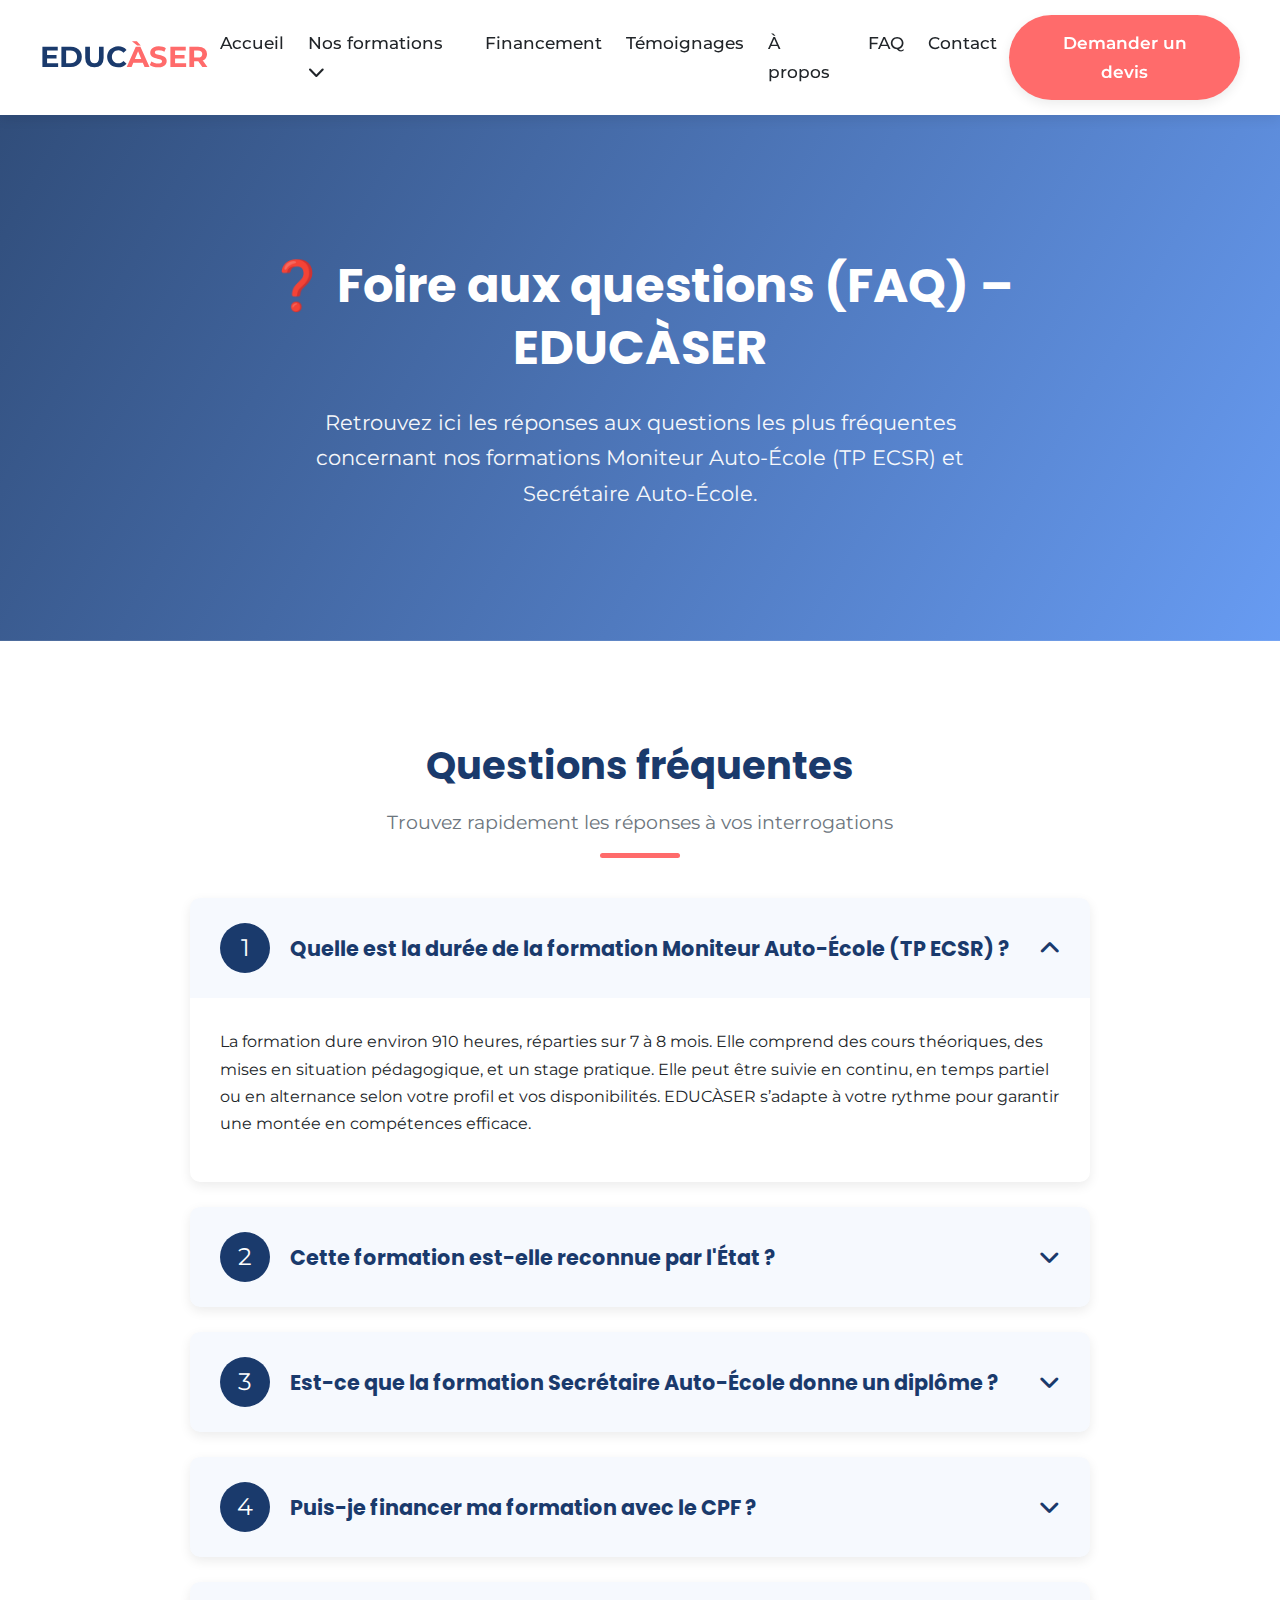
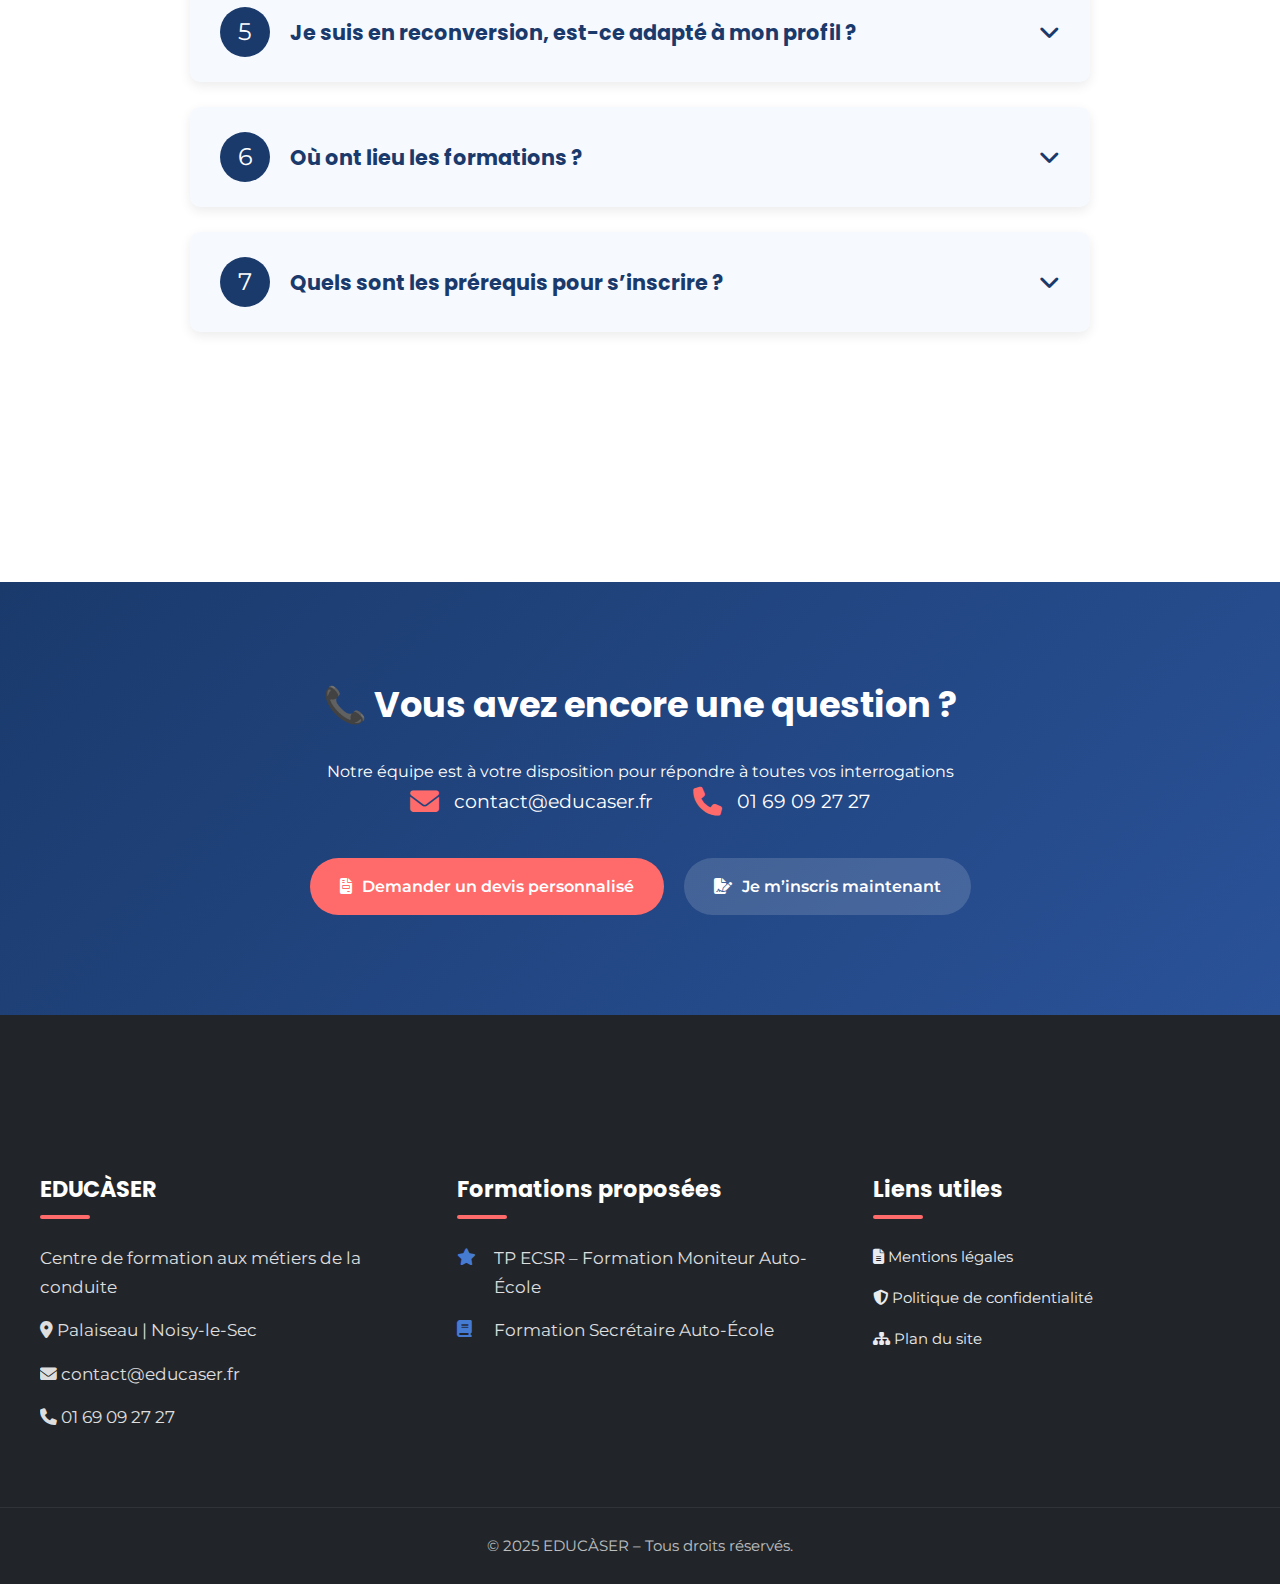
<file: faq.html>
<!DOCTYPE html>
<html lang="fr">
<head>
    <meta charset="UTF-8">
    <meta name="viewport" content="width=device-width, initial-scale=1.0">
    <title>EDUCÀSER - FAQ</title>
    <link rel="stylesheet" href="https://cdnjs.cloudflare.com/ajax/libs/font-awesome/6.4.0/css/all.min.css">
    <link href="https://fonts.googleapis.com/css2?family=Poppins:wght@300;400;500;600;700&family=Montserrat:wght@400;500;600;700&display=swap" rel="stylesheet">
    <link rel="stylesheet" href="style.css">
    <style>
  /* Hero Section */
        .faq-hero {
            background: linear-gradient(120deg, rgba(26, 58, 108, 0.9) 0%, rgba(77, 138, 240, 0.85) 100%);
            background-size: cover;
            background-position: center;
            color: white;
            padding: 140px 0 100px;
            text-align: center;
            position: relative;
            overflow: hidden;
        }

    
        .faq-hero-content {
            position: relative;
            z-index: 2;
            max-width: 900px;
            margin: 0 auto;
        }

        .faq-hero h1 {
            font-size: 3rem;
            margin-bottom: 25px;
            line-height: 1.3;
        }

        .faq-hero p {
            font-size: 1.3rem;
            margin: 0 auto 30px;
            max-width: 700px;
            opacity: 0.95;
        }

        /* Section Styles */
        .faq-section {
            padding: var(--section-padding);
        }

        .faq-section-title {
            text-align: center;
            margin-bottom: 60px;
            position: relative;
        }

        .faq-section-title h2 {
            font-size: 2.4rem;
            color: var(--primary);
            margin-bottom: 15px;
        }

        .faq-section-title p {
            color: var(--gray);
            font-size: 1.2rem;
            max-width: 700px;
            margin: 0 auto;
        }

        .faq-section-title::after {
            content: '';
            width: 80px;
            height: 5px;
            background: var(--secondary);
            position: absolute;
            bottom: -20px;
            left: 50%;
            transform: translateX(-50%);
            border-radius: 3px;
        }

        /* FAQ Container */
        .faq-container {
            max-width: 900px;
            margin: 0 auto;
        }

        .faq-item {
            background: white;
            border-radius: var(--border-radius);
            box-shadow: var(--shadow);
            margin-bottom: 25px;
            overflow: hidden;
            transition: var(--transition);
        }

        .faq-item:hover {
            transform: translateY(-5px);
            box-shadow: 0 8px 20px rgba(0, 0, 0, 0.12);
        }

        .faq-question {
            display: flex;
            align-items: center;
            padding: 25px 30px;
            background: rgba(77, 138, 240, 0.05);
            cursor: pointer;
            position: relative;
        }

        .faq-question::after {
            content: '\f107';
            font-family: 'Font Awesome 6 Free';
            font-weight: 900;
            position: absolute;
            right: 30px;
            top: 50%;
            transform: translateY(-50%);
            transition: var(--transition);
            color: var(--primary);
            font-size: 1.5rem;
        }

        .faq-question.active::after {
            transform: translateY(-50%) rotate(180deg);
        }

        .faq-icon {
            width: 50px;
            height: 50px;
            background: var(--primary);
            border-radius: 50%;
            display: flex;
            align-items: center;
            justify-content: center;
            margin-right: 20px;
            flex-shrink: 0;
            font-size: 1.5rem;
            color: white;
        }

        .faq-question h3 {
            color: var(--primary);
            font-size: 1.3rem;
        }

        .faq-answer {
            padding: 0 30px;
            max-height: 0;
            overflow: hidden;
            transition: var(--transition);
        }

        .faq-item.active .faq-answer {
            padding: 30px;
            max-height: 1000px;
        }

        .faq-answer p {
            margin-bottom: 15px;
        }

        .faq-answer ul {
            padding-left: 20px;
            margin-bottom: 20px;
        }

        .faq-answer li {
            margin-bottom: 10px;
            position: relative;
            padding-left: 25px;
        }

        .faq-answer li::before {
            content: '\f00c';
            font-family: 'Font Awesome 6 Free';
            font-weight: 900;
            position: absolute;
            left: 0;
            top: 2px;
            color: var(--accent);
        }

        /* Contact Section */
        .faq-contact {
            background: linear-gradient(135deg, var(--primary) 0%, #2a5298 100%);
            color: white;
            padding: var(--section-padding);
            position: relative;
            overflow: hidden;
        }

        .faq-contact::before {
            content: '';
            position: absolute;
            top: 0;
            left: 0;
            width: 100%;
            height: 100%;
            background: url('https://images.unsplash.com/photo-1516321318423-f06f85e504b3?ixlib=rb-4.0.3&auto=format&fit=crop&w=800&q=80') center/cover;
            opacity: 0.1;
        }

        .faq-contact-content {
            position: relative;
            z-index: 2;
            max-width: 700px;
            margin: 0 auto;
            text-align: center;
        }

        .faq-contact h2 {
            font-size: 2.2rem;
            margin-bottom: 30px;
        }

        .faq-contact-info {
            display: flex;
            justify-content: center;
            gap: 40px;
            margin-bottom: 40px;
            flex-wrap: wrap;
        }

        .contact-method {
            display: flex;
            align-items: center;
            gap: 15px;
            font-size: 1.2rem;
        }

        .contact-method i {
            font-size: 1.8rem;
            color: var(--secondary);
        }

        .faq-cta-buttons {
            display: flex;
            justify-content: center;
            gap: 20px;
            flex-wrap: wrap;
        }

        .faq-cta-btn {
            display: inline-flex;
            align-items: center;
            gap: 10px;
            padding: 15px 30px;
            background: var(--secondary);
            border-radius: 50px;
            color: white;
            text-decoration: none;
            font-weight: 600;
            transition: var(--transition);
        }

        .faq-cta-btn:hover {
            background: #ff5252;
            transform: translateY(-3px);
            box-shadow: 0 8px 15px rgba(255, 107, 107, 0.3);
        }

        .faq-cta-btn.secondary {
            background: rgba(255, 255, 255, 0.15);
        }

        .faq-cta-btn.secondary:hover {
            background: rgba(255, 255, 255, 0.25);
        }

        /* Responsive Design */
        @media (max-width: 1100px) {
            :root {
                --section-padding: 80px 0;
            }
            
            .faq-hero h1 {
                font-size: 2.5rem;
            }
        }

        @media (max-width: 768px) {
            :root {
                --section-padding: 70px 0;
            }
            
            .faq-section-title h2 {
                font-size: 2rem;
            }
            
            .faq-hero h1 {
                font-size: 2.2rem;
            }
            
            .faq-hero p {
                font-size: 1.15rem;
            }
            
            .faq-question {
                padding: 20px;
            }
            
            .faq-icon {
                width: 40px;
                height: 40px;
                font-size: 1.2rem;
            }
            
            .faq-question h3 {
                font-size: 1.15rem;
            }
            
            .faq-cta-buttons {
                flex-direction: column;
                align-items: center;
            }
        }

        @media (max-width: 576px) {
            .faq-hero h1 {
                font-size: 1.9rem;
            }
            
            .faq-section-title h2 {
                font-size: 1.8rem;
            }
            
            .faq-question::after {
                right: 20px;
            }
        }
   
</style>
<body>
    
<header id="header"></header>




  
    <!-- Hero Section -->
    <section class="faq-hero">
        <div class="container faq-hero-content">
            <h1>❓ Foire aux questions (FAQ) – EDUCÀSER</h1>
            <p>Retrouvez ici les réponses aux questions les plus fréquentes concernant nos formations Moniteur Auto-École (TP ECSR) et Secrétaire Auto-École.</p>
        </div>
    </section>

    <!-- FAQ Section -->
    <section class="faq-section">
        <div class="container">
            <div class="faq-section-title">
                <h2>Questions fréquentes</h2>
                <p>Trouvez rapidement les réponses à vos interrogations</p>
            </div>
            
            <div class="faq-container">
                <!-- FAQ Item 1 -->
                <div class="faq-item active">
                    <div class="faq-question active">
                        <div class="faq-icon">1</div>
                        <h3>Quelle est la durée de la formation Moniteur Auto-École (TP ECSR) ?</h3>
                    </div>
                    <div class="faq-answer">
                        <p>La formation dure environ 910 heures, réparties sur 7 à 8 mois. Elle comprend des cours théoriques, des mises en situation pédagogique, et un stage pratique. Elle peut être suivie en continu, en temps partiel ou en alternance selon votre profil et vos disponibilités. EDUCÀSER s’adapte à votre rythme pour garantir une montée en compétences efficace.</p>
                    </div>
                </div>
                
                <!-- FAQ Item 2 -->
                <div class="faq-item">
                    <div class="faq-question">
                        <div class="faq-icon">2</div>
                        <h3>Cette formation est-elle reconnue par l'État ?</h3>
                    </div>
                    <div class="faq-answer">
                        <p>Oui. Le TP ECSR (Titre Professionnel Enseignant de la Conduite et de la Sécurité Routière) est inscrit au RNCP (code 35329) et délivré par le Ministère du Travail. Il confère un niveau Bac +2 (niveau 5). Il est reconnu partout en France et permet d'exercer dans toutes les auto-écoles ou structures de formation routière.</p>
                    </div>
                </div>
                
                <!-- FAQ Item 3 -->
                <div class="faq-item">
                    <div class="faq-question">
                        <div class="faq-icon">3</div>
                        <h3>Est-ce que la formation Secrétaire Auto-École donne un diplôme ?</h3>
                    </div>
                    <div class="faq-answer">
                        <p>La formation Secrétaire Auto-École proposée par EDUCÀSER est certifiée par une attestation de compétences professionnelles. Elle permet d’intégrer rapidement une auto-école en maîtrisant les bases de la gestion administrative, de l’accueil, du suivi des élèves et des formalités liées aux examens. C’est une formation courte, professionnalisante et immédiatement valorisable sur le marché de l’emploi.</p>
                    </div>
                </div>
                
                <!-- FAQ Item 4 -->
                <div class="faq-item">
                    <div class="faq-question">
                        <div class="faq-icon">4</div>
                        <h3>Puis-je financer ma formation avec le CPF ?</h3>
                    </div>
                    <div class="faq-answer">
                        <p>Oui. Nos deux formations sont éligibles au CPF (Compte Personnel de Formation). Si vous avez un solde suffisant, vous n’avez rien à payer. Dans le cas contraire, nous vous accompagnons pour compléter avec une aide OPCO, régionale ou France Travail (ex Pôle emploi).</p>
                    </div>
                </div>
                
                <!-- FAQ Item 5 -->
                <div class="faq-item">
                    <div class="faq-question">
                        <div class="faq-icon">5</div>
                        <h3>Je suis en reconversion, est-ce adapté à mon profil ?</h3>
                    </div>
                    <div class="faq-answer">
                        <p>Parfaitement. Plus de 70 % de nos apprenants sont en reconversion professionnelle. Nos formations sont conçues pour des adultes en reprise d'études, avec un accompagnement individualisé, des outils accessibles et des modalités flexibles (présentiel, distanciel, alternance). Notre objectif : vous aider à changer de vie durablement.</p>
                    </div>
                </div>
                
                <!-- FAQ Item 6 -->
                <div class="faq-item">
                    <div class="faq-question">
                        <div class="faq-icon">6</div>
                        <h3>Où ont lieu les formations ?</h3>
                    </div>
                    <div class="faq-answer">
                        <p>Nos formations sont disponibles dans nos centres de formation à Palaiseau, Noisy-le-Sec et Meaux. Pour certaines sessions de la formation Secrétaire Auto-École, un format à distance est aussi proposé, idéal pour les apprenants situés en dehors d'Île-de-France.</p>
                    </div>
                </div>
                
                <!-- FAQ Item 7 -->
                <div class="faq-item">
                    <div class="faq-question">
                        <div class="faq-icon">7</div>
                        <h3>Quels sont les prérequis pour s’inscrire ?</h3>
                    </div>
                    <div class="faq-answer">
                        <p><strong>Pour la formation Moniteur Auto-École, il faut :</strong></p>
                        <ul>
                            <li>Avoir au minimum 21 ans</li>
                            <li>Être titulaire du permis B depuis au moins 3 ans</li>
                            <li>Avoir un niveau Bac minimum ou équivalent</li>
                        </ul>
                        <p><strong>Pour la formation Secrétaire Auto-École :</strong></p>
                        <ul>
                            <li>Être à l’aise avec les outils bureautiques</li>
                            <li>Être organisé(e) et rigoureux(se)</li>
                            <li>Avoir un bon sens du relationnel</li>
                        </ul>
                    </div>
                </div>
                
                <!-- FAQ Item 8 -->
                <div class="faq-item">
                    <div class="faq-question">
                        <div class="faq-icon">8</div>
                        <h3>Quand et comment m’inscrire ?</h3>
                    </div>
                    <div class="faq-answer">
                        <p>Les rentrées ont lieu tout au long de l’année. Il suffit de :</p>
                        <ul>
                            <li>Remplir le formulaire de pré-inscription</li>
                            <li>Participer à un entretien de positionnement</li>
                            <li>Monter le dossier de financement avec notre équipe</li>
                        </ul>
                        <p><strong>⏱️ Délais d’accès moyens :</strong></p>
                        <ul>
                            <li>CPF : 10 à 15 jours</li>
                            <li>OPCO : 2 à 3 semaines</li>
                            <li>France Travail : 3 à 4 semaines</li>
                        </ul>
                    </div>
                </div>
            </div>
        </div>
    </section>

    <!-- Contact Section -->
    <section class="faq-contact">
        <div class="container faq-contact-content">
            <h2>📞 Vous avez encore une question ?</h2>
            <p>Notre équipe est à votre disposition pour répondre à toutes vos interrogations</p>
            
            <div class="faq-contact-info">
                <div class="contact-method">
                    <i class="fas fa-envelope"></i>
                    <span>contact@educaser.fr</span>
                </div>
                <div class="contact-method">
                    <i class="fas fa-phone"></i>
                    <span>01 69 09 27 27</span>
                </div>
            </div>
            
            <div class="faq-cta-buttons">
                <a href="contact.html#devis-form" class="faq-cta-btn">
                    <i class="fas fa-file-invoice"></i> Demander un devis personnalisé
                </a>
                <a href="contact.html#registration-form" class="faq-cta-btn secondary">
                    <i class="fas fa-file-signature"></i> Je m’inscris maintenant
                </a>
            </div>
        </div>
    </section>





<footer id="footer"></footer>

   

<script>
     // FAQ Accordion Functionality
        document.querySelectorAll('.faq-question').forEach(question => {
            question.addEventListener('click', () => {
                const faqItem = question.parentElement;
                
                // Close all other FAQ items
                document.querySelectorAll('.faq-item').forEach(item => {
                    if (item !== faqItem) {
                        item.classList.remove('active');
                        item.querySelector('.faq-question').classList.remove('active');
                    }
                });
                
                // Toggle current FAQ item
                faqItem.classList.toggle('active');
                question.classList.toggle('active');
            });
        });
        
        // Animation for FAQ items
        const faqItems = document.querySelectorAll('.faq-item');
        faqItems.forEach((item, index) => {
            item.style.opacity = "0";
            item.style.transform = "translateY(20px)";
            item.style.transition = "opacity 0.5s ease, transform 0.5s ease";
            
            setTimeout(() => {
                item.style.opacity = "1";
                item.style.transform = "translateY(0)";
            }, 100 + (index * 100));
        });
</script>






<script src="educaser.js"></script>

</body>


</head>
</html>
</file>
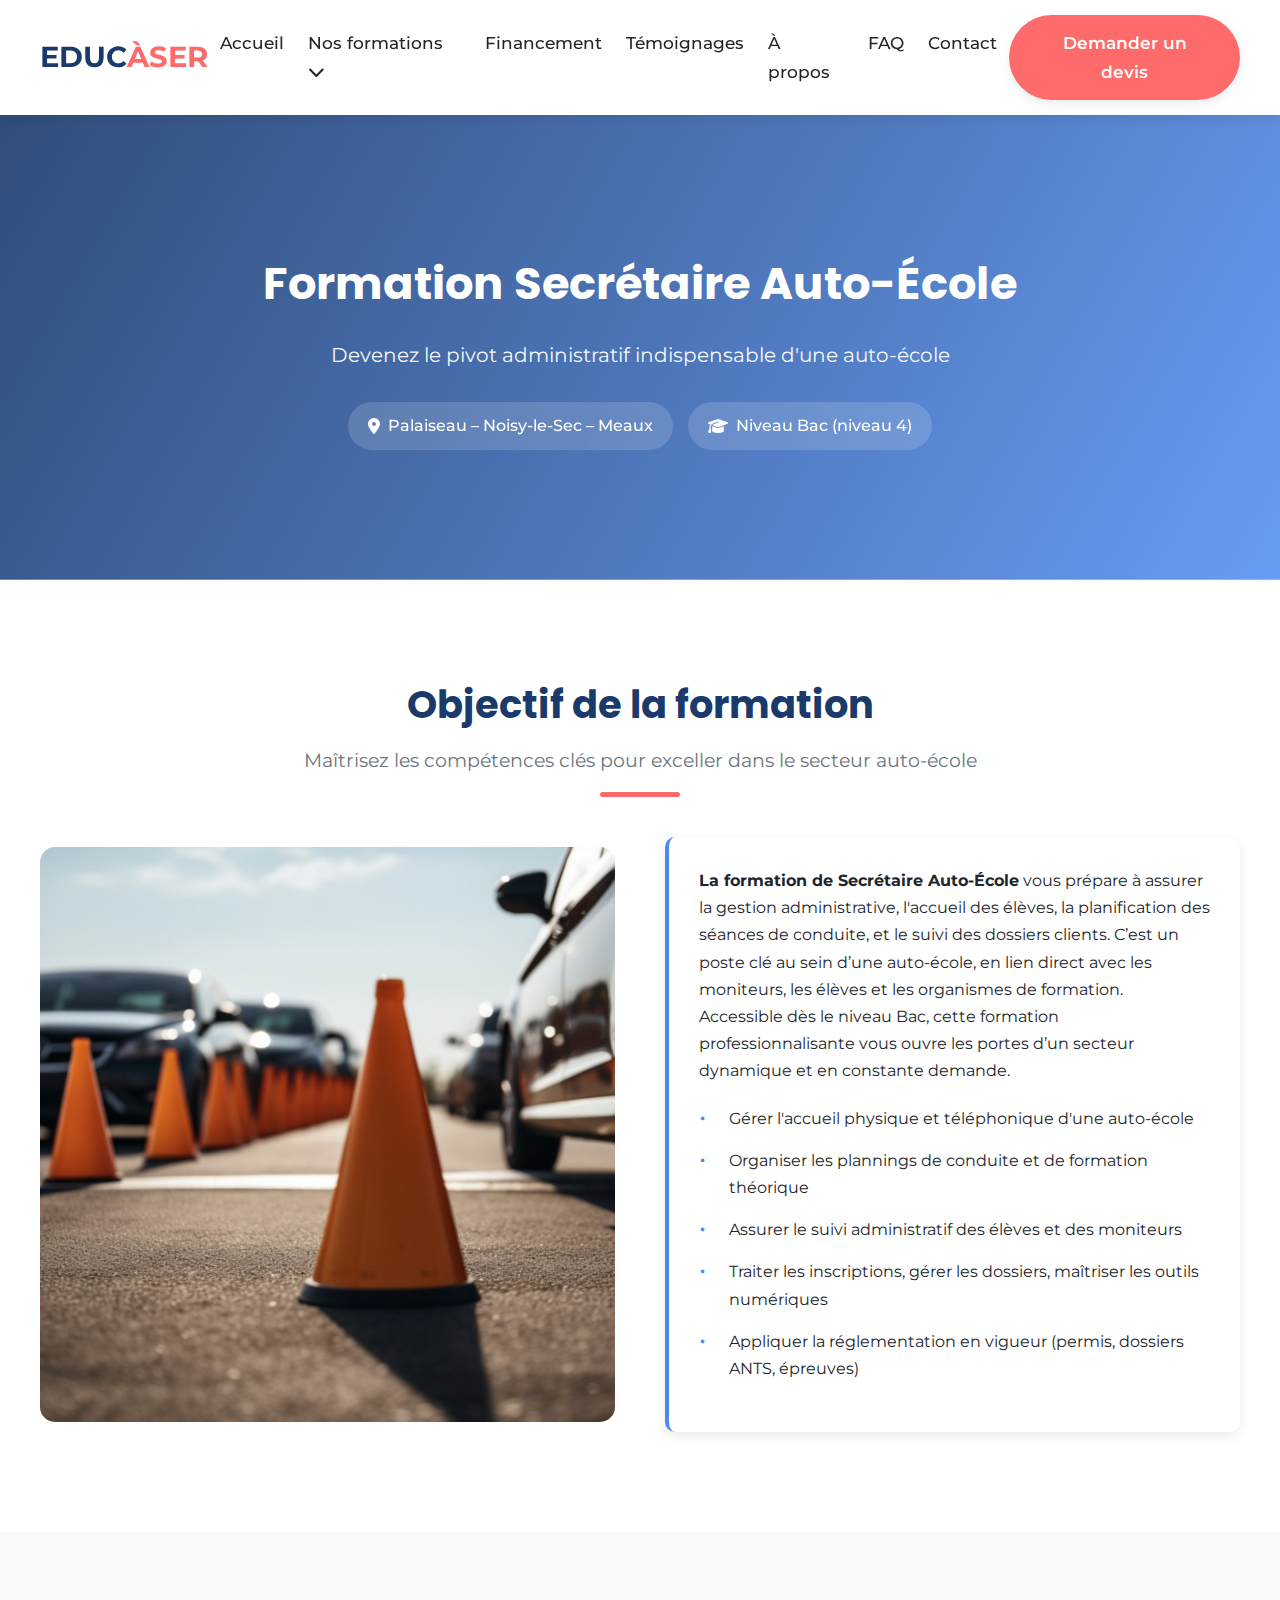
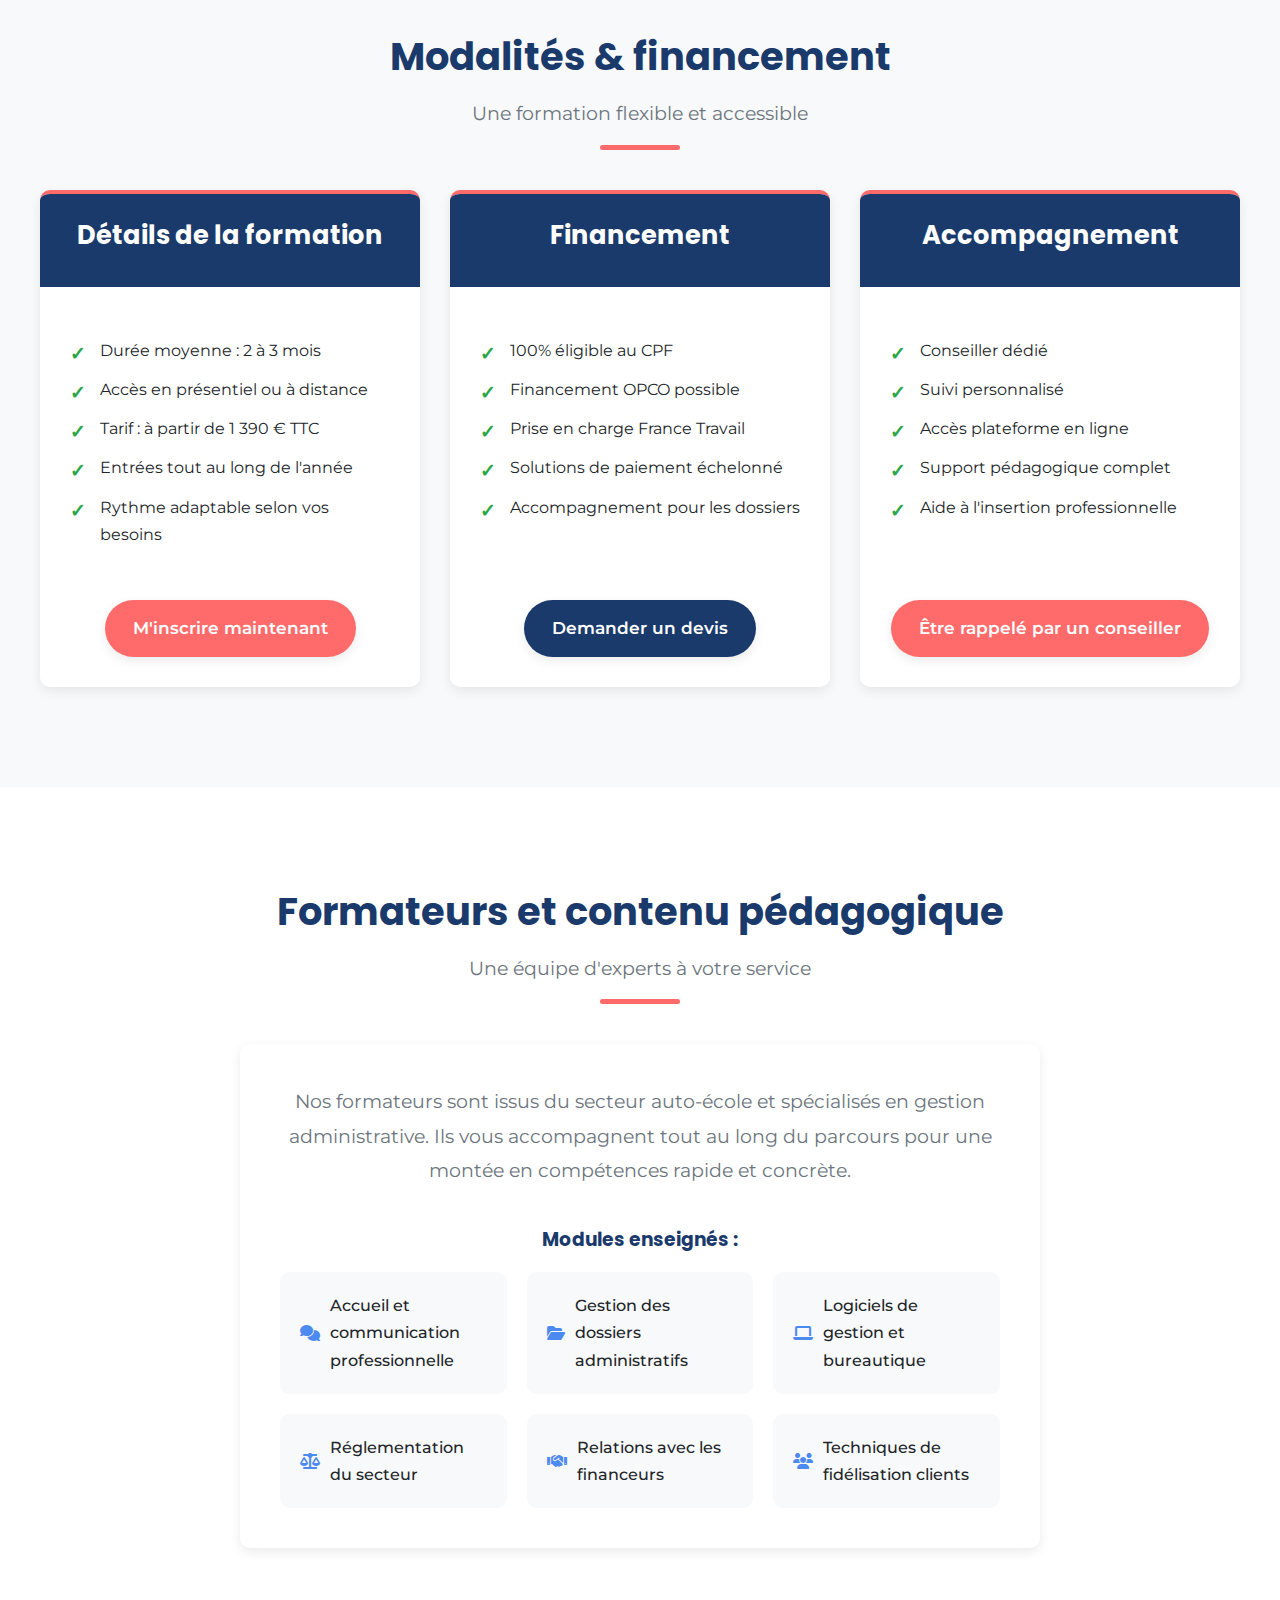
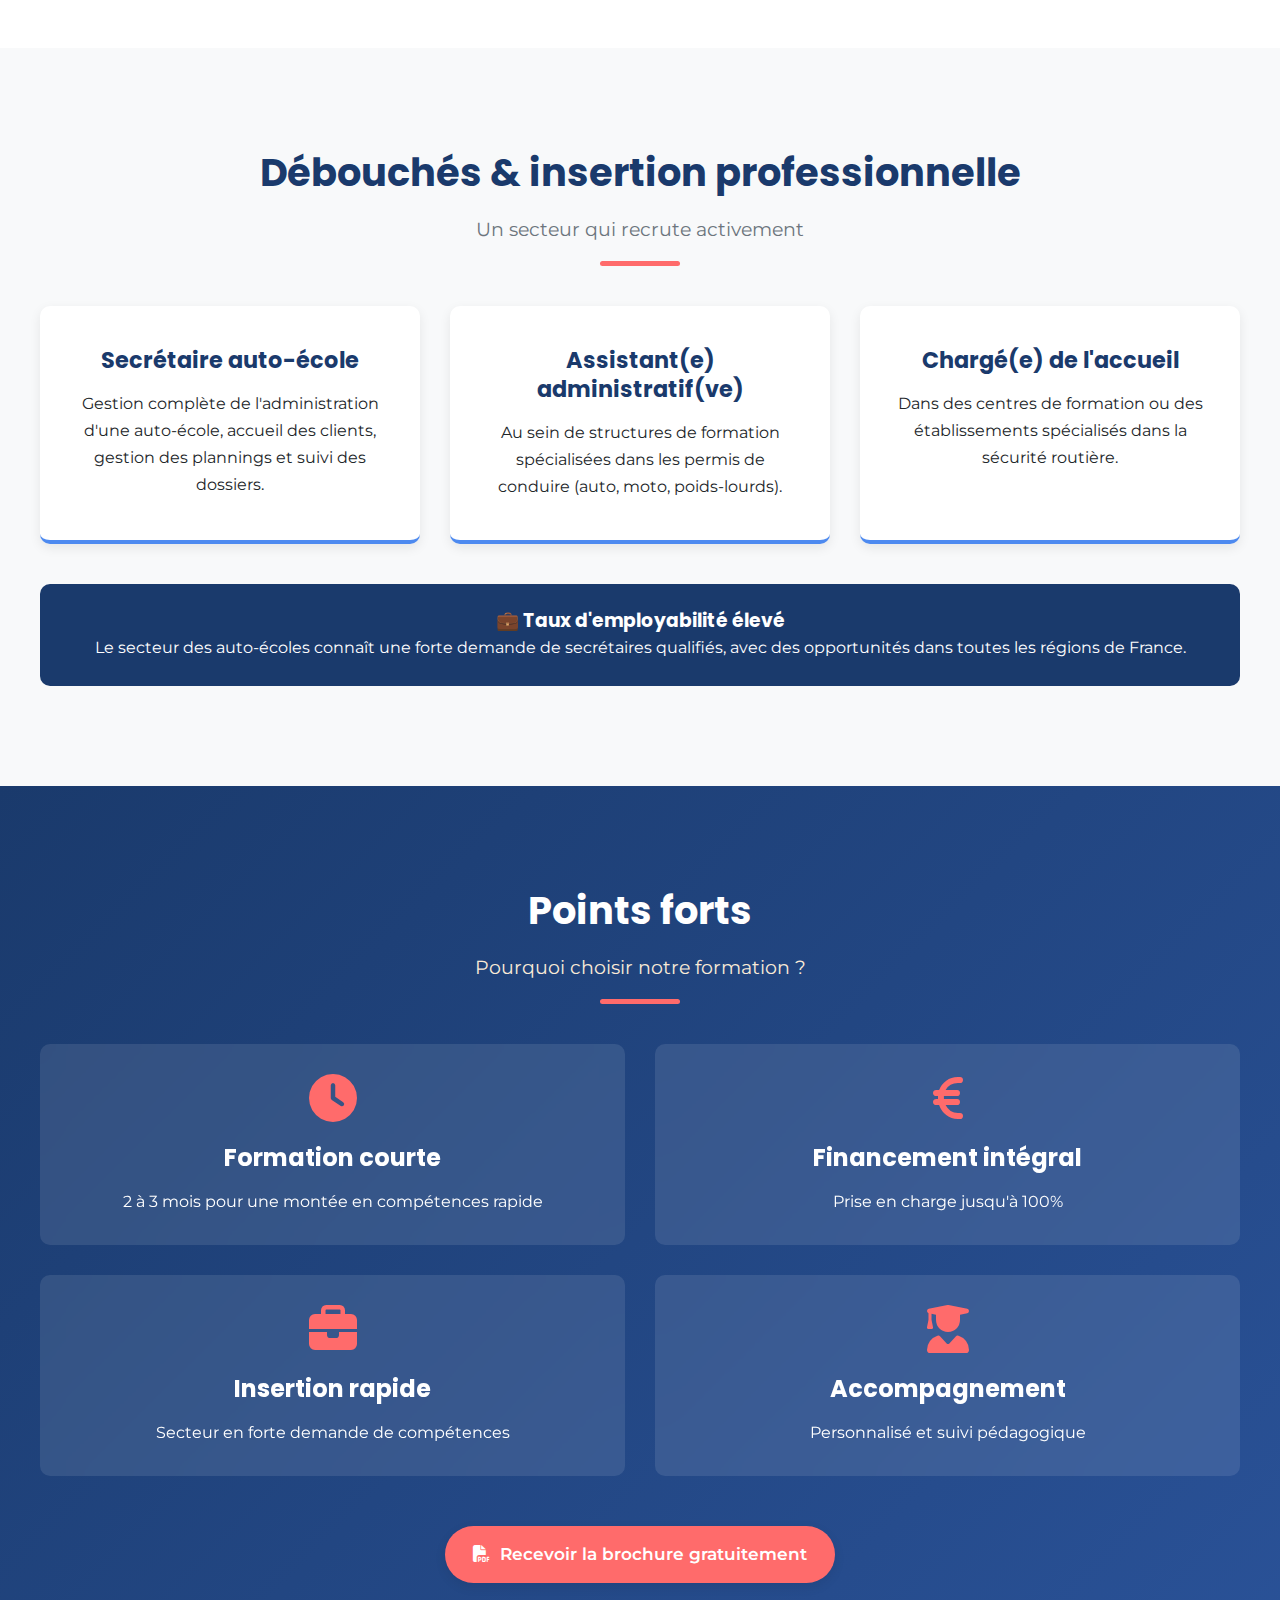
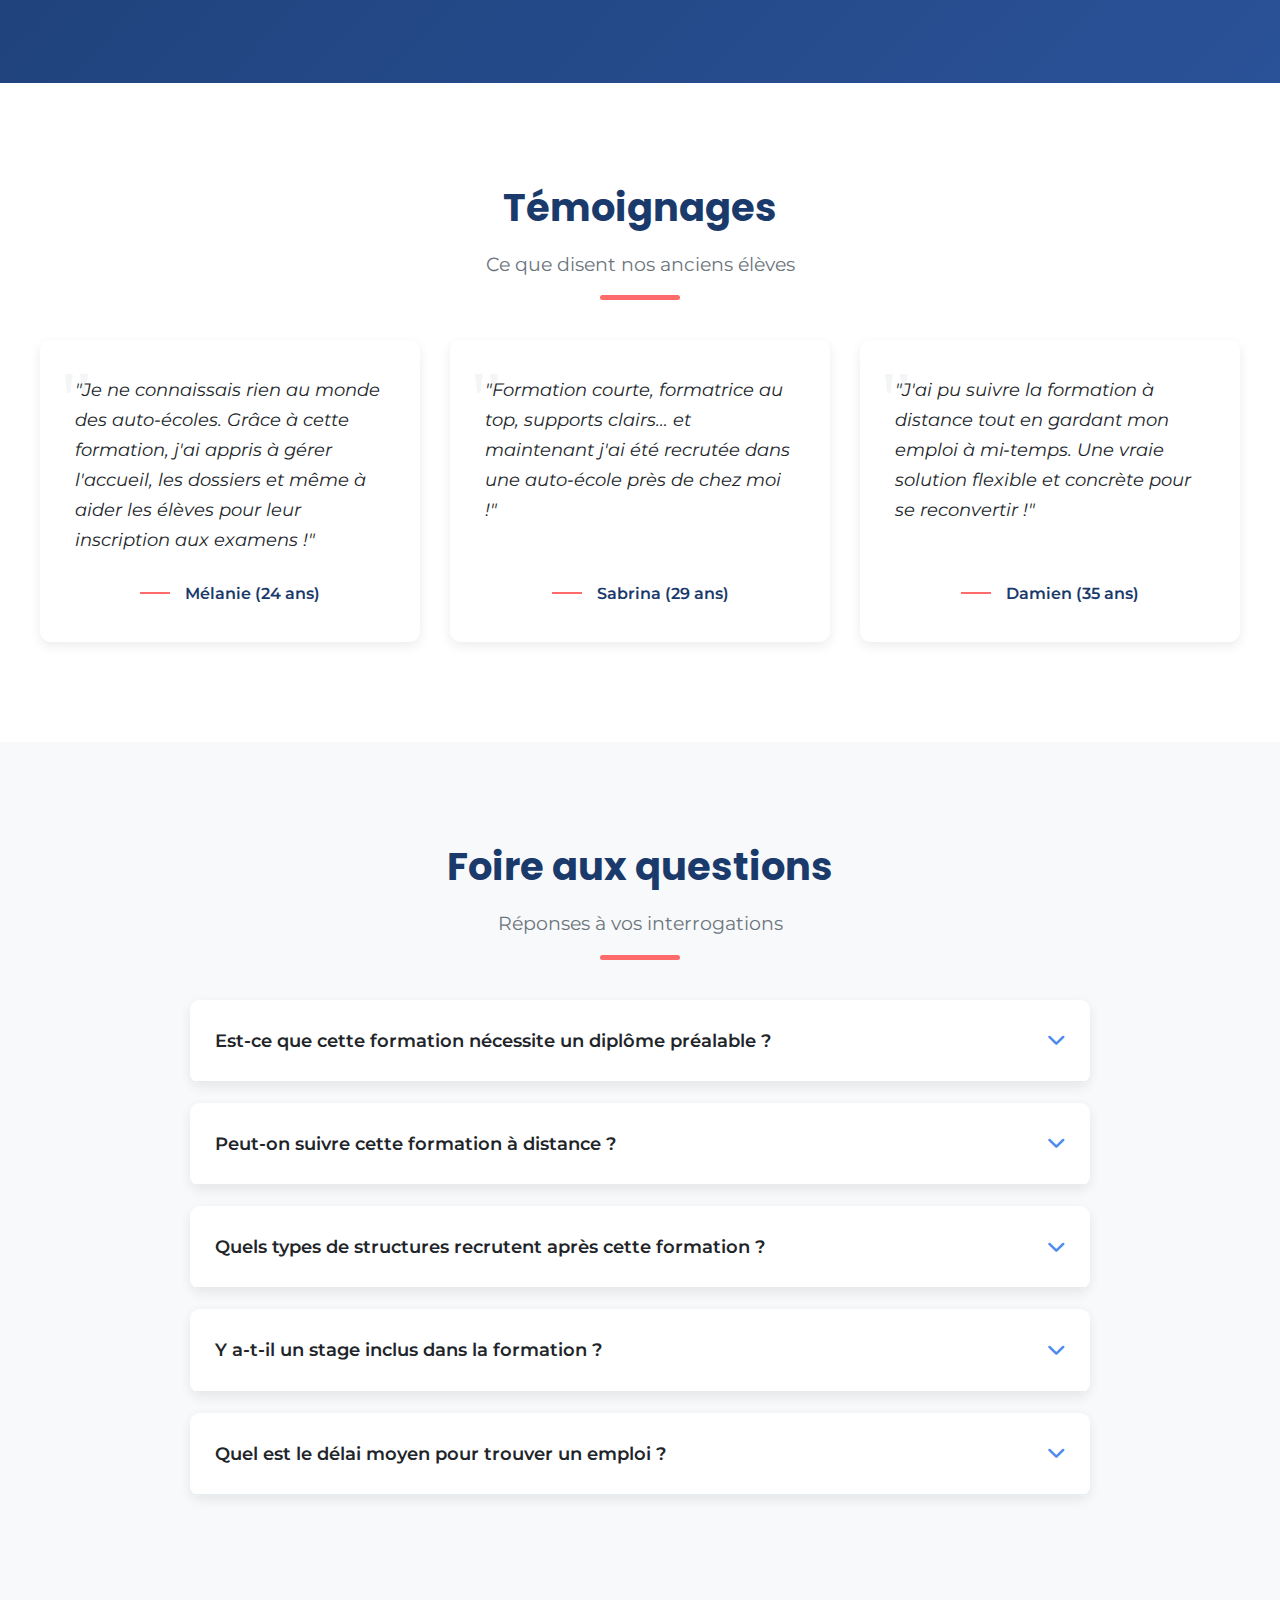
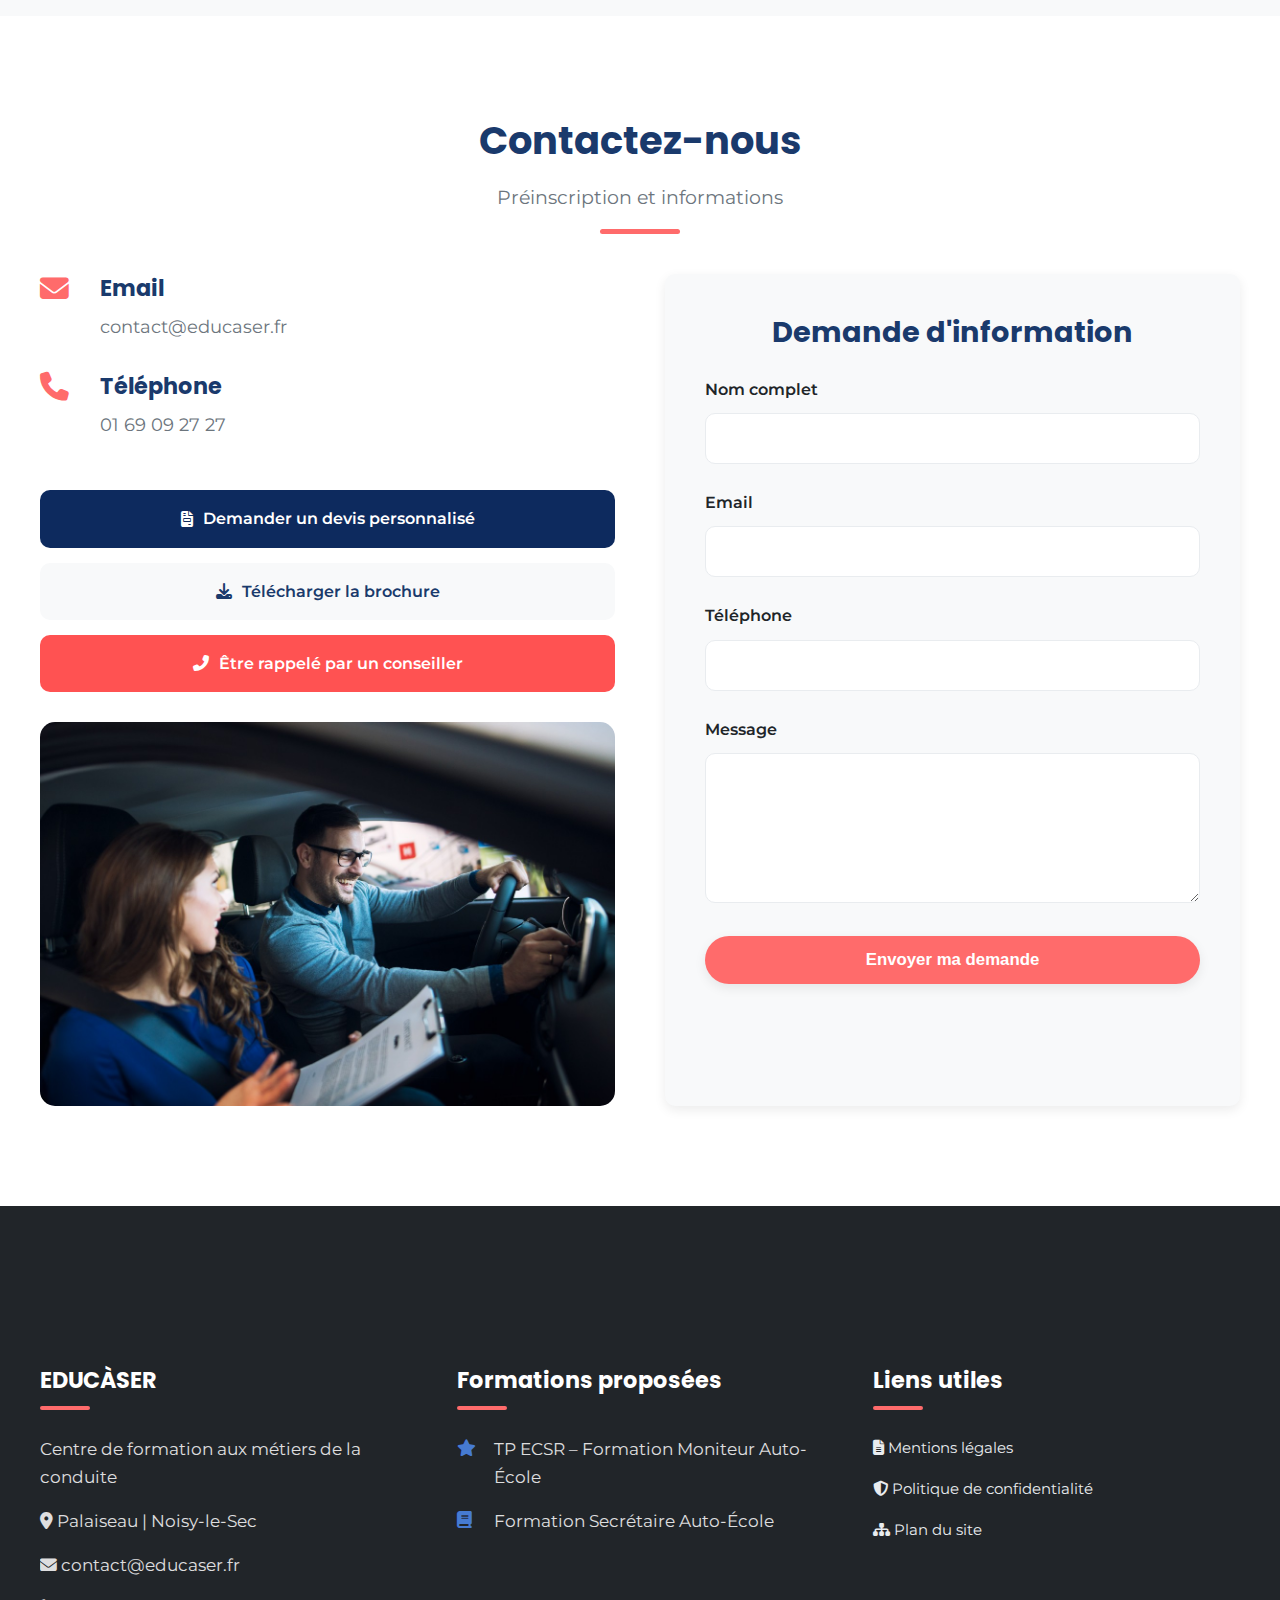
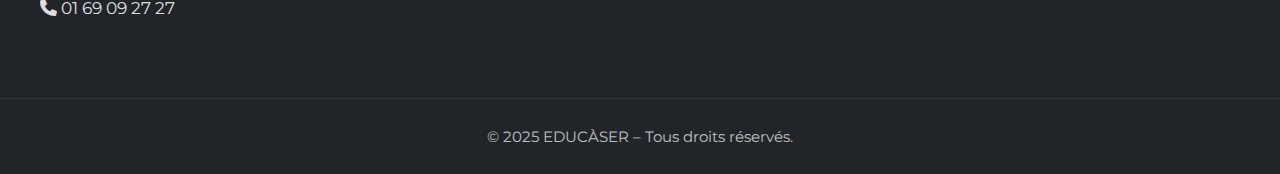
<file: formation-secretaire.html>
<!DOCTYPE html>
<html lang="fr">
<head>
    <meta charset="UTF-8">
    <meta name="viewport" content="width=device-width, initial-scale=1.0">
    <title>EDUCÀSER - Formation Moniteur Auto-École</title>
    <link rel="stylesheet" href="https://cdnjs.cloudflare.com/ajax/libs/font-awesome/6.4.0/css/all.min.css">
    <link href="https://fonts.googleapis.com/css2?family=Poppins:wght@300;400;500;600;700&family=Montserrat:wght@400;500;600;700&display=swap" rel="stylesheet">
    <link rel="stylesheet" href="style.css">
    <style>

       /* Hero Section */
        .secretary-hero {
            background: linear-gradient(120deg, rgba(26, 58, 108, 0.9) 0%, rgba(77, 138, 240, 0.85) 100%), url('https://images.unsplash.com/photo-1552664730-d307ca884978?ixlib=rb-4.0.3&auto=format&fit=crop&w=1200&q=80');
            background-size: cover;
            background-position: center;
            color: white;
            padding: 140px 0 100px;
            text-align: center;
            position: relative;
        }


        .secretary-hero-content {
            position: relative;
            z-index: 2;
            max-width: 900px;
            margin: 0 auto;
        }

        .secretary-hero h1 {
            font-size: 2.8rem;
            margin-bottom: 25px;
            line-height: 1.3;
        }

        .secretary-hero p {
            font-size: 1.25rem;
            margin: 0 auto 30px;
            max-width: 700px;
            opacity: 0.95;
        }

        .secretary-hero-features {
            display: flex;
            flex-wrap: wrap;
            justify-content: center;
            gap: 15px;
            margin: 30px 0;
        }

        .secretary-feature-tag {
            background: rgba(255, 255, 255, 0.15);
            backdrop-filter: blur(10px);
            padding: 10px 20px;
            border-radius: 30px;
            font-weight: 500;
            display: flex;
            align-items: center;
            gap: 8px;
        }

        /* Section Styles */
        .secretary-section {
            padding: var(--section-padding);
        }

        .secretary-section-title {
            text-align: center;
            margin-bottom: 60px;
            position: relative;
        }

        .secretary-section-title h2 {
            font-size: 2.4rem;
            color: var(--primary);
            margin-bottom: 15px;
        }

        .secretary-section-title p {
            color: var(--gray);
            font-size: 1.2rem;
            max-width: 700px;
            margin: 0 auto;
        }

        .secretary-section-title::after {
            content: '';
            width: 80px;
            height: 5px;
            background: var(--secondary);
            position: absolute;
            bottom: -20px;
            left: 50%;
            transform: translateX(-50%);
            border-radius: 3px;
        }

        /* Objectives Section */
        .secretary-objectives {
            display: grid;
            grid-template-columns: repeat(auto-fit, minmax(350px, 1fr));
            gap: 50px;
            margin-top: 40px;
        }

        .secretary-objectives-content {
            padding: 30px;
            background: white;
            border-radius: var(--border-radius);
            box-shadow: var(--shadow);
            transition: var(--transition);
            border-left: 4px solid var(--accent);
        }

        .secretary-objectives-content:hover {
            transform: translateY(-8px);
            box-shadow: 0 15px 30px rgba(0, 0, 0, 0.15);
        }

        .secretary-objectives-content ul {
            margin: 20px 0;
            list-style-type: none;
        }

        .secretary-objectives-content li {
            margin-bottom: 15px;
            padding-left: 30px;
            position: relative;
        }

        .secretary-objectives-content li::before {
            content: '•';
            position: absolute;
            left: 0;
            color: var(--accent);
            font-size: 1.5rem;
            line-height: 1;
        }

        .secretary-brochure-btn {
            display: inline-flex;
            align-items: center;
            gap: 10px;
            margin-top: 20px;
            background: var(--primary);
            color: white;
            padding: 12px 25px;
            border-radius: 50px;
            text-decoration: none;
            font-weight: 600;
            transition: var(--transition);
        }

        .secretary-brochure-btn:hover {
            background: #0d2a5e;
            transform: translateY(-3px);
        }

        /* Modalities Section */
        .secretary-modalities {
            background-color: var(--light);
        }

        .secretary-modalities-content {
            display: grid;
            grid-template-columns: repeat(auto-fit, minmax(300px, 1fr));
            gap: 30px;
        }

        .secretary-modality-card {
            background: white;
            border-radius: var(--border-radius);
            overflow: hidden;
            box-shadow: var(--shadow);
            transition: var(--transition);
            display: flex;
            flex-direction: column;
            height: 100%;
            border-top: 4px solid var(--secondary);
        }

        .secretary-modality-card:hover {
            transform: translateY(-10px);
            box-shadow: 0 15px 30px rgba(0, 0, 0, 0.15);
        }

        .secretary-modality-header {
            background: var(--primary);
            color: white;
            padding: 25px;
            text-align: center;
        }

        .secretary-modality-header h3 {
            font-size: 1.6rem;
            margin-bottom: 10px;
        }

        .secretary-modality-content {
            padding: 30px;
            flex-grow: 1;
            display: flex;
            flex-direction: column;
        }

        .secretary-modality-features {
            margin: 20px 0;
            flex-grow: 1;
        }

        .secretary-modality-features li {
            margin-bottom: 12px;
            padding-left: 30px;
            position: relative;
            list-style-type: none;
        }

        .secretary-modality-features li::before {
            content: '✓';
            position: absolute;
            left: 0;
            color: var(--success);
            font-weight: bold;
            font-size: 1.2rem;
        }

        .secretary-cta {
            margin-top: auto;
            padding-top: 20px;
            text-align: center;
        }


        .secretary-img {
            display: flex;
            flex-direction: column;
            justify-content: center;
            width: 100%;
        }

        
        .secretary-img img {
            border-radius: 15px;
        }

        /* Trainers Section */
        .secretary-trainers {
            text-align: center;
        }

        .secretary-trainers-content {
            max-width: 800px;
            margin: 0 auto;
            padding: 40px;
            background: white;
            border-radius: var(--border-radius);
            box-shadow: var(--shadow);
        }

        .secretary-trainers-content p {
            font-size: 1.2rem;
            line-height: 1.8;
            color: var(--gray);
            margin-bottom: 30px;
        }

        .secretary-modules-grid {
            display: grid;
            grid-template-columns: repeat(auto-fit, minmax(200px, 1fr));
            gap: 20px;
            text-align: left;
        }

        .secretary-module-item {
            background: var(--light);
            padding: 20px;
            border-radius: var(--border-radius);
            font-weight: 500;
            display: flex;
            align-items: center;
            gap: 10px;
        }

        .secretary-module-item i {
            color: var(--accent);
        }

        /* Careers Section */
        .secretary-careers {
            background-color: var(--light);
        }

        .secretary-careers-content {
            display: grid;
            grid-template-columns: repeat(auto-fit, minmax(300px, 1fr));
            gap: 30px;
        }

        .secretary-career-card {
            background: white;
            padding: 40px 30px;
            border-radius: var(--border-radius);
            box-shadow: var(--shadow);
            text-align: center;
            transition: var(--transition);
            border-bottom: 4px solid var(--accent);
        }

        .secretary-career-card:hover {
            transform: translateY(-8px);
            box-shadow: 0 15px 30px rgba(0, 0, 0, 0.1);
        }

        .secretary-career-title {
            color: var(--primary);
            margin-bottom: 15px;
            font-size: 1.4rem;
        }

        .secretary-highlight {
            background: var(--primary);
            color: white;
            padding: 25px;
            border-radius: var(--border-radius);
            margin-top: 40px;
            text-align: center;
        }

        /* Key Points Section */
        .secretary-keypoints {
            background: linear-gradient(135deg, var(--primary) 0%, #2a5298 100%);
            color: white;
        }

        .secretary-keypoints-content {
            display: grid;
            grid-template-columns: repeat(auto-fit, minmax(400px, 1fr));
            gap: 30px;
        }

        .secretary-keypoint {
            background: rgba(255, 255, 255, 0.1);
            backdrop-filter: blur(10px);
            padding: 30px;
            border-radius: var(--border-radius);
            text-align: center;
            transition: var(--transition);
        }

        .secretary-keypoint:hover {
            transform: translateY(-8px);
            background: rgba(255, 255, 255, 0.15);
        }

        .secretary-keypoint i {
            font-size: 3rem;
            color: var(--secondary);
            margin-bottom: 20px;
        }

        .secretary-keypoint h3 {
            font-size: 1.5rem;
            margin-bottom: 15px;
        }

        /* Testimonials Section */
        .secretary-testimonials {
            padding: var(--section-padding);
        }

        .secretary-testimonials-grid {
            display: grid;
            grid-template-columns: repeat(auto-fit, minmax(300px, 1fr));
            gap: 30px;
        }

        .secretary-testimonial-card {
            display: flex;
            flex-direction: column;
            justify-content: space-between;
            align-items: center;
            background: white;
            padding: 35px;
            border-radius: var(--border-radius);
            box-shadow: var(--shadow);
            position: relative;
            transition: var(--transition);
        }

        .secretary-testimonial-card:hover {
            transform: translateY(-8px);
        }

        .secretary-testimonial-card::before {
            content: '"';
            position: absolute;
            top: 20px;
            left: 20px;
            font-size: 5rem;
            color: var(--light-gray);
            font-family: Georgia, serif;
            line-height: 1;
            opacity: 0.5;
        }

        .secretary-testimonial-card p {
            font-style: italic;
            margin-bottom: 25px;
            position: relative;
            z-index: 1;
            font-size: 1.1rem;
        }

        .secretary-testimonial-author {
            font-weight: 600;
            color: var(--primary);
            display: flex;
            align-items: center;
        }

        .secretary-testimonial-author::before {
            content: '';
            width: 30px;
            height: 2px;
            background: var(--secondary);
            margin-right: 15px;
        }

        /* FAQ Section */
        .secretary-faq {
            background-color: var(--light);
        }

        .secretary-faq-items {
            max-width: 900px;
            margin: 0 auto;
        }

        .secretary-faq-item {
            margin-bottom: 20px;
            border-radius: var(--border-radius);
            overflow: hidden;
            box-shadow: var(--shadow);
            transition: var(--transition);
        }

        .secretary-faq-item:hover {
            box-shadow: 0 8px 25px rgba(0, 0, 0, 0.1);
        }

        .secretary-faq-question {
            background: white;
            color: var(--dark);
            padding: 25px;
            font-weight: 600;
            cursor: pointer;
            display: flex;
            justify-content: space-between;
            align-items: center;
            font-size: 1.15rem;
            border-bottom: 2px solid var(--light-gray);
        }

        .secretary-faq-question i {
            transition: var(--transition);
            color: var(--accent);
        }

        .secretary-faq-answer {
            background: white;
            padding: 0 25px;
            max-height: 0;
            overflow: hidden;
            transition: var(--transition);
        }

        .secretary-faq-answer p {
            padding: 25px 0;
            color: var(--gray);
        }

        .secretary-faq-item.active .secretary-faq-answer {
            max-height: 500px;
        }

        .secretary-faq-item.active .secretary-faq-question i {
            transform: rotate(180deg);
        }

        /* Contact Section */
        .secretary-contact {
            padding: var(--section-padding);
            background-color: white;
        }

        .secretary-contact-content {
            display: grid;
            grid-template-columns: repeat(auto-fit, minmax(350px, 1fr));
            gap: 50px;
        }

        .secretary-contact-info {
            display: flex;
            flex-direction: column;
            gap: 30px;
        }

        .secretary-contact-item {
            display: flex;
            align-items: flex-start;
        }

        .secretary-contact-item i {
            font-size: 1.8rem;
            color: var(--secondary);
            margin-right: 20px;
            min-width: 40px;
        }

        .secretary-contact-details h3 {
            font-size: 1.4rem;
            margin-bottom: 8px;
            color: var(--primary);
        }

        .secretary-contact-details p {
            font-size: 1.15rem;
            color: var(--gray);
        }

        .secretary-contact-links {
            display: grid;
            grid-template-columns: repeat(auto-fit, minmax(300px, 1fr));
            gap: 15px;
            margin-top: 20px;
        }

        .secretary-contact-link {
            display: flex;
           
            justify-content: center;
            align-items: center;
            gap: 10px;
            padding: 15px;
            background: var(--light);
            border-radius: var(--border-radius);
            color: var(--primary);
            text-decoration: none;
            font-weight: 600;
            transition: var(--transition);
        }

        .secretary-contact-link:hover {
            background: var(--primary);
            color: white;
            transform: translateY(-3px);
        }

        .secretary-contact-form {
            background: var(--light);
            padding: 40px;
            border-radius: var(--border-radius);
            box-shadow: var(--shadow);
        }

        .secretary-contact-form h3 {
            color: var(--primary);
            margin-bottom: 25px;
            font-size: 1.8rem;
            text-align: center;
        }

        .secretary-form-group {
            margin-bottom: 25px;
        }

        .secretary-form-group label {
            display: block;
            margin-bottom: 10px;
            font-weight: 600;
            color: var(--dark);
        }

        .secretary-form-group input,
        .secretary-form-group textarea,
        .secretary-form-group select {
            width: 100%;
            padding: 15px 20px;
            border: 1px solid var(--light-gray);
            border-radius: var(--border-radius);
            font-family: inherit;
            font-size: 1rem;
            transition: var(--transition);
        }

        .secretary-form-group input:focus,
        .secretary-form-group textarea:focus,
        .secretary-form-group select:focus {
            border-color: var(--accent);
            box-shadow: 0 0 0 3px rgba(77, 138, 240, 0.2);
            outline: none;
        }

        .secretary-form-group textarea {
            min-height: 150px;
            resize: vertical;
        }

        .secretary-form-buttons {
            display: flex;
            gap: 15px;
            flex-wrap: wrap;
            justify-content: center;
        }

        .secretary-btn {
            display: inline-block;
            background-color: var(--secondary);
            color: white;
            padding: 14px 28px;
            border-radius: 50px;
            text-decoration: none;
            font-weight: 600;
            transition: var(--transition);
            border: none;
            cursor: pointer;
            box-shadow: var(--shadow);
            font-size: 1.05rem;
            text-align: center;
        }

        .secretary-btn:hover {
            background-color: #ff5252;
            transform: translateY(-3px);
            box-shadow: 0 8px 15px rgba(255, 107, 107, 0.3);
        }

        .secretary-btn-secondary {
            background-color: var(--primary);
        }

        .secretary-btn-secondary:hover {
            background-color: #0d2a5e;
        }



        .secretary-conatct-img {
            display: flex;
            flex-direction: column;
            justify-content: center;
          
        }

        
        .secretary-conatct-img  img{
            border-radius: 15px;
        }

        /* Responsive Design */
        @media (max-width: 1100px) {
           
            .secretary-hero h1 {
                font-size: 2.5rem;
            }
        }

        @media (max-width: 768px) {
        
            
            .secretary-section-title h2 {
                font-size: 2rem;
            }
            
            .secretary-hero h1 {
                font-size: 2.2rem;
            }
            
            .secretary-hero p {
                font-size: 1.15rem;
            }
            
            .secretary-objectives,
            .secretary-modalities-content,
            .secretary-keypoints-content,
            .secretary-testimonials-grid,
            .secretary-contact-content {
                grid-template-columns: 1fr;
                gap: 30px;
            }

             .secretary-conatct-img img {
            width: 100%;
            height: auto;
          
        }
        }

        @media (max-width: 576px) {
            .secretary-hero h1 {
                font-size: 1.9rem;
            }
            
            .secretary-section-title h2 {
                font-size: 1.8rem;
            }
            
            .secretary-contact-form {
                padding: 30px;
            }
            
            .secretary-hero-features {
                flex-direction: column;
                align-items: center;
            }

            .secretary-img img {
                width: 100%;
                height: auto;
            }
        }

        </style>
<body>
    
<header id="header"></header>



<!-- Hero Section -->
    <section class="secretary-hero">
        <div class="container secretary-hero-content">
            <h1>Formation Secrétaire Auto-École</h1>
            <p>Devenez le pivot administratif indispensable d'une auto-école</p>
            
            <div class="secretary-hero-features">
                <div class="secretary-feature-tag">
                    <i class="fas fa-map-marker-alt"></i>
                    Palaiseau – Noisy-le-Sec – Meaux
                </div>
                <div class="secretary-feature-tag">
                    <i class="fas fa-graduation-cap"></i>
                    Niveau Bac (niveau 4)
                </div>
            </div>
        </div>
    </section>

    <!-- Objectives Section -->
    <section class="secretary-section">
        <div class="container">
            <div class="secretary-section-title">
                <h2>Objectif de la formation</h2>
                <p>Maîtrisez les compétences clés pour exceller dans le secteur auto-école</p>
            </div>
            
            <div class="secretary-objectives">
                <div class="secretary-img">
                    
                   <img src="media/driving square.jpg" alt="">


                    
                </div>
                
                <div class="secretary-objectives-content">
                    <p><strong>La formation de Secrétaire Auto-École</strong> vous prépare à assurer la gestion administrative, l'accueil des élèves, la planification des séances de conduite, et le suivi des dossiers clients. C’est un poste clé au sein d’une auto-école, en lien direct avec les moniteurs, les élèves et les organismes de formation.
Accessible dès le niveau Bac, cette formation professionnalisante vous ouvre les portes d’un secteur dynamique et en constante demande.
</p>
                    <ul>
                        <li>Gérer l'accueil physique et téléphonique d'une auto-école</li>
                        <li>Organiser les plannings de conduite et de formation théorique</li>
                        <li>Assurer le suivi administratif des élèves et des moniteurs</li>
                        <li>Traiter les inscriptions, gérer les dossiers, maîtriser les outils numériques</li>
                        <li>Appliquer la réglementation en vigueur (permis, dossiers ANTS, épreuves)</li>
                    </ul>
                   
                </div>
            </div>
        </div>
    </section>

    <!-- Modalities Section -->
    <section class="secretary-modalities">
        <div class="container">
            <div class="secretary-section-title">
                <h2>Modalités & financement</h2>
                <p>Une formation flexible et accessible</p>
            </div>
            
            <div class="secretary-modalities-content">
                <div class="secretary-modality-card">
                    <div class="secretary-modality-header">
                        <h3>Détails de la formation</h3>
                    </div>
                    <div class="secretary-modality-content">
                        <ul class="secretary-modality-features">
                            <li>Durée moyenne : 2 à 3 mois</li>
                            <li>Accès en présentiel ou à distance</li>
                            <li>Tarif : à partir de 1 390 € TTC</li>
                            <li>Entrées tout au long de l'année</li>
                            <li>Rythme adaptable selon vos besoins</li>
                        </ul>
                        <div class="secretary-cta">
                            <a href="contact.html#registration-form" class="secretary-btn">M'inscrire maintenant</a>
                        </div>
                    </div>
                </div>
                
                <div class="secretary-modality-card">
                    <div class="secretary-modality-header">
                        <h3>Financement</h3>
                    </div>
                    <div class="secretary-modality-content">
                        <ul class="secretary-modality-features">
                            <li>100% éligible au CPF</li>
                            <li>Financement OPCO possible</li>
                            <li>Prise en charge France Travail</li>
                            <li>Solutions de paiement échelonné</li>
                            <li>Accompagnement pour les dossiers</li>
                        </ul>
                        <div class="secretary-cta">
                            <a href="contact.html#devis-form" class="secretary-btn secretary-btn-secondary">Demander un devis</a>
                        </div>
                    </div>
                </div>
                
                <div class="secretary-modality-card">
                    <div class="secretary-modality-header">
                        <h3>Accompagnement</h3>
                    </div>
                    <div class="secretary-modality-content">
                        <ul class="secretary-modality-features">
                            <li>Conseiller dédié</li>
                            <li>Suivi personnalisé</li>
                            <li>Accès plateforme en ligne</li>
                            <li>Support pédagogique complet</li>
                            <li>Aide à l'insertion professionnelle</li>
                        </ul>
                        <div class="secretary-cta">
                            <a href="contact.html#callback-form" class="secretary-btn">Être rappelé par un conseiller</a>
                        </div>
                    </div>
                </div>
            </div>
        </div>
    </section>

    <!-- Trainers Section -->
    <section class="secretary-section secretary-trainers">
        <div class="container">
            <div class="secretary-section-title">
                <h2>Formateurs et contenu pédagogique</h2>
                <p>Une équipe d'experts à votre service</p>
            </div>
            
            <div class="secretary-trainers-content">
                <p>Nos formateurs sont issus du secteur auto-école et spécialisés en gestion administrative. Ils vous accompagnent tout au long du parcours pour une montée en compétences rapide et concrète.</p>
                
                <h3 style="color: var(--primary); margin: 40px 0 20px; text-align: center;">Modules enseignés :</h3>
                
                <div class="secretary-modules-grid">
                    <div class="secretary-module-item">
                        <i class="fas fa-comments"></i>
                        Accueil et communication professionnelle
                    </div>
                    <div class="secretary-module-item">
                        <i class="fas fa-folder-open"></i>
                        Gestion des dossiers administratifs
                    </div>
                    <div class="secretary-module-item">
                        <i class="fas fa-laptop"></i>
                        Logiciels de gestion et bureautique
                    </div>
                    <div class="secretary-module-item">
                        <i class="fas fa-balance-scale"></i>
                        Réglementation du secteur
                    </div>
                    <div class="secretary-module-item">
                        <i class="fas fa-handshake"></i>
                        Relations avec les financeurs
                    </div>
                    <div class="secretary-module-item">
                        <i class="fas fa-users"></i>
                        Techniques de fidélisation clients
                    </div>
                </div>
            </div>
        </div>
    </section>

    <!-- Careers Section -->
    <section class="secretary-careers">
        <div class="container">
            <div class="secretary-section-title">
                <h2>Débouchés & insertion professionnelle</h2>
                <p>Un secteur qui recrute activement</p>
            </div>
            
            <div class="secretary-careers-content">
                <div class="secretary-career-card">
                    <h3 class="secretary-career-title">Secrétaire auto-école</h3>
                    <p>Gestion complète de l'administration d'une auto-école, accueil des clients, gestion des plannings et suivi des dossiers.</p>
                </div>
                
                <div class="secretary-career-card">
                    <h3 class="secretary-career-title">Assistant(e) administratif(ve)</h3>
                    <p>Au sein de structures de formation spécialisées dans les permis de conduire (auto, moto, poids-lourds).</p>
                </div>
                
                <div class="secretary-career-card">
                    <h3 class="secretary-career-title">Chargé(e) de l'accueil</h3>
                    <p>Dans des centres de formation ou des établissements spécialisés dans la sécurité routière.</p>
                </div>
            </div>
            
            <div class="secretary-highlight">
                <h3>💼 Taux d'employabilité élevé</h3>
                <p>Le secteur des auto-écoles connaît une forte demande de secrétaires qualifiés, avec des opportunités dans toutes les régions de France.</p>
            </div>
        </div>
    </section>

    <!-- Key Points Section -->
    <section class="secretary-keypoints">
        <div class="container">
            <div class="secretary-section-title">
                <h2 style="color: #fff;">Points forts</h2>
                <p style="color: antiquewhite;">Pourquoi choisir notre formation ?</p>
            </div>
            
            <div class="secretary-keypoints-content">
                <div class="secretary-keypoint">
                    <i class="fas fa-clock"></i>
                    <h3>Formation courte</h3>
                    <p>2 à 3 mois pour une montée en compétences rapide</p>
                </div>
                
                <div class="secretary-keypoint">
                    <i class="fas fa-euro-sign"></i>
                    <h3>Financement intégral</h3>
                    <p>Prise en charge jusqu'à 100%</p>
                </div>
                
                <div class="secretary-keypoint">
                    <i class="fas fa-briefcase"></i>
                    <h3>Insertion rapide</h3>
                    <p>Secteur en forte demande de compétences</p>
                </div>
                
                <div class="secretary-keypoint">
                    <i class="fas fa-user-graduate"></i>
                    <h3>Accompagnement</h3>
                    <p>Personnalisé et suivi pédagogique</p>
                </div>
            </div>
            
            <div style="text-align: center; margin-top: 50px;">
                <a href="#" class="secretary-btn" style="display: inline-flex; align-items: center; gap: 10px;">
                    <i class="fas fa-file-pdf"></i> Recevoir la brochure gratuitement
                </a>
            </div>
        </div>
    </section>

    <!-- Testimonials Section -->
    <section class="secretary-testimonials">
        <div class="container">
            <div class="secretary-section-title">
                <h2>Témoignages</h2>
                <p>Ce que disent nos anciens élèves</p>
            </div>
            
            <div class="secretary-testimonials-grid">
                <div class="secretary-testimonial-card">
                    <p>"Je ne connaissais rien au monde des auto-écoles. Grâce à cette formation, j'ai appris à gérer l'accueil, les dossiers et même à aider les élèves pour leur inscription aux examens !"</p>
                    <div class="secretary-testimonial-author">Mélanie (24 ans)</div>
                </div>
                
                <div class="secretary-testimonial-card">
                    <p>"Formation courte, formatrice au top, supports clairs… et maintenant j'ai été recrutée dans une auto-école près de chez moi !"</p>
                    <div class="secretary-testimonial-author">Sabrina (29 ans)</div>
                </div>
                
                <div class="secretary-testimonial-card">
                    <p>"J'ai pu suivre la formation à distance tout en gardant mon emploi à mi-temps. Une vraie solution flexible et concrète pour se reconvertir !"</p>
                    <div class="secretary-testimonial-author">Damien (35 ans)</div>
                </div>
            </div>
        </div>
    </section>

    <!-- FAQ Section -->
    <section class="secretary-faq">
        <div class="container">
            <div class="secretary-section-title">
                <h2>Foire aux questions</h2>
                <p>Réponses à vos interrogations</p>
            </div>
            
            <div class="secretary-faq-items">
                <div class="secretary-faq-item">
                    <div class="secretary-faq-question">
                        Est-ce que cette formation nécessite un diplôme préalable ?
                        <i class="fas fa-chevron-down"></i>
                    </div>
                    <div class="secretary-faq-answer">
                        <p>Non, la formation est accessible dès le niveau Bac. Une bonne maîtrise de la langue française et de l'outil informatique est recommandée.</p>
                    </div>
                </div>
                
                <div class="secretary-faq-item">
                    <div class="secretary-faq-question">
                        Peut-on suivre cette formation à distance ?
                        <i class="fas fa-chevron-down"></i>
                    </div>
                    <div class="secretary-faq-answer">
                        <p>Oui, nous proposons des formats en e-learning tutoré avec accompagnement individuel par visioconférence. Idéal pour les actifs ou les personnes en reconversion.</p>
                    </div>
                </div>
                
                <div class="secretary-faq-item">
                    <div class="secretary-faq-question">
                        Quels types de structures recrutent après cette formation ?
                        <i class="fas fa-chevron-down"></i>
                    </div>
                    <div class="secretary-faq-answer">
                        <p>Principalement des auto-écoles, mais aussi des centres de formation pour permis poids-lourds, moto, ou transport professionnel.</p>
                    </div>
                </div>
                
                <div class="secretary-faq-item">
                    <div class="secretary-faq-question">
                        Y a-t-il un stage inclus dans la formation ?
                        <i class="fas fa-chevron-down"></i>
                    </div>
                    <div class="secretary-faq-answer">
                        <p>Oui, nous proposons un stage pratique en auto-école d'une durée de 2 semaines pour mettre en application vos compétences dans un environnement professionnel.</p>
                    </div>
                </div>
                
                <div class="secretary-faq-item">
                    <div class="secretary-faq-question">
                        Quel est le délai moyen pour trouver un emploi ?
                        <i class="fas fa-chevron-down"></i>
                    </div>
                    <div class="secretary-faq-answer">
                        <p>La plupart de nos diplômés trouvent un emploi dans les 2 mois suivant la formation, grâce à notre réseau de partenaires et à l'accompagnement à l'insertion professionnelle.</p>
                    </div>
                </div>
            </div>
        </div>
    </section>

    <!-- Contact Section -->
    <section class="secretary-contact">
        <div class="container">
            <div class="secretary-section-title">
                <h2>Contactez-nous</h2>
                <p>Préinscription et informations</p>
            </div>
            
            <div class="secretary-contact-content">
                <div class="secretary-contact-info">
                    <div class="secretary-contact-item">
                        <i class="fas fa-envelope"></i>
                        <div class="secretary-contact-details">
                            <h3>Email</h3>
                            <p>contact@educaser.fr</p>
                        </div>
                    </div>
                    
                    <div class="secretary-contact-item">
                        <i class="fas fa-phone"></i>
                        <div class="secretary-contact-details">
                            <h3>Téléphone</h3>
                            <p>01 69 09 27 27</p>
                        </div>
                    </div>
                    
                    <div class="secretary-contact-links">
                        
                        <a href="contact.html#devis-form " class="secretary-contact-link" style=" background-color: #0d2a5e; color: white;">
                            <i class="fas fa-file-invoice"></i>
                            Demander un devis personnalisé
                        </a>
                        <a href="#" class="secretary-contact-link">
                            <i class="fas fa-download"></i>
                            Télécharger la brochure
                        </a>
                        <a href="contact.html#callback-form" class="secretary-contact-link" style=" background-color: #ff5252; color: #fff;">
                            <i class="fas fa-phone-alt"></i>
                            Être rappelé par un conseiller
                        </a>
                    </div>
                    <div class="secretary-conatct-img"> <img src="media/contact-autoecole.jpg" alt=""></div>



                </div>
                
                <div class="secretary-contact-form">
                    <h3>Demande d'information</h3>
                    <form id="secretary-contact" action="https://formsubmit.co/ahmed.trad15@gmail.com" method="POST">
                        <div class="secretary-form-group">
                            <label>Nom complet</label>
                            <input type="text" name="Nom complet" required>
                        </div>
                        
                        <div class="secretary-form-group">
                            <label>Email</label>
                            <input type="email" name="Email" required>
                        </div>
                        
                        <div class="secretary-form-group">
                            <label for="secretary-phone">Téléphone</label>
                            <input type="tel" name="Téléphone">
                        </div>
                        
                        <div class="secretary-form-group">
                            <label>Message</label>
                            <textarea name="Message" required></textarea>
                        </div>
                        
                        <button type="submit" class="secretary-btn" style="width: 100%;">Envoyer ma demande</button>
                    </form>
                </div>
            </div>
        </div>
    </section>

 




<footer id="footer"></footer>


<script>

     // FAQ accordion
        document.querySelectorAll('.secretary-faq-question').forEach(question => {
            question.addEventListener('click', () => {
                const item = question.parentElement;
                item.classList.toggle('active');
            });
        });

          
    

</script>




<script src="educaser.js"></script>

</body>


</head>
</html>
</file>
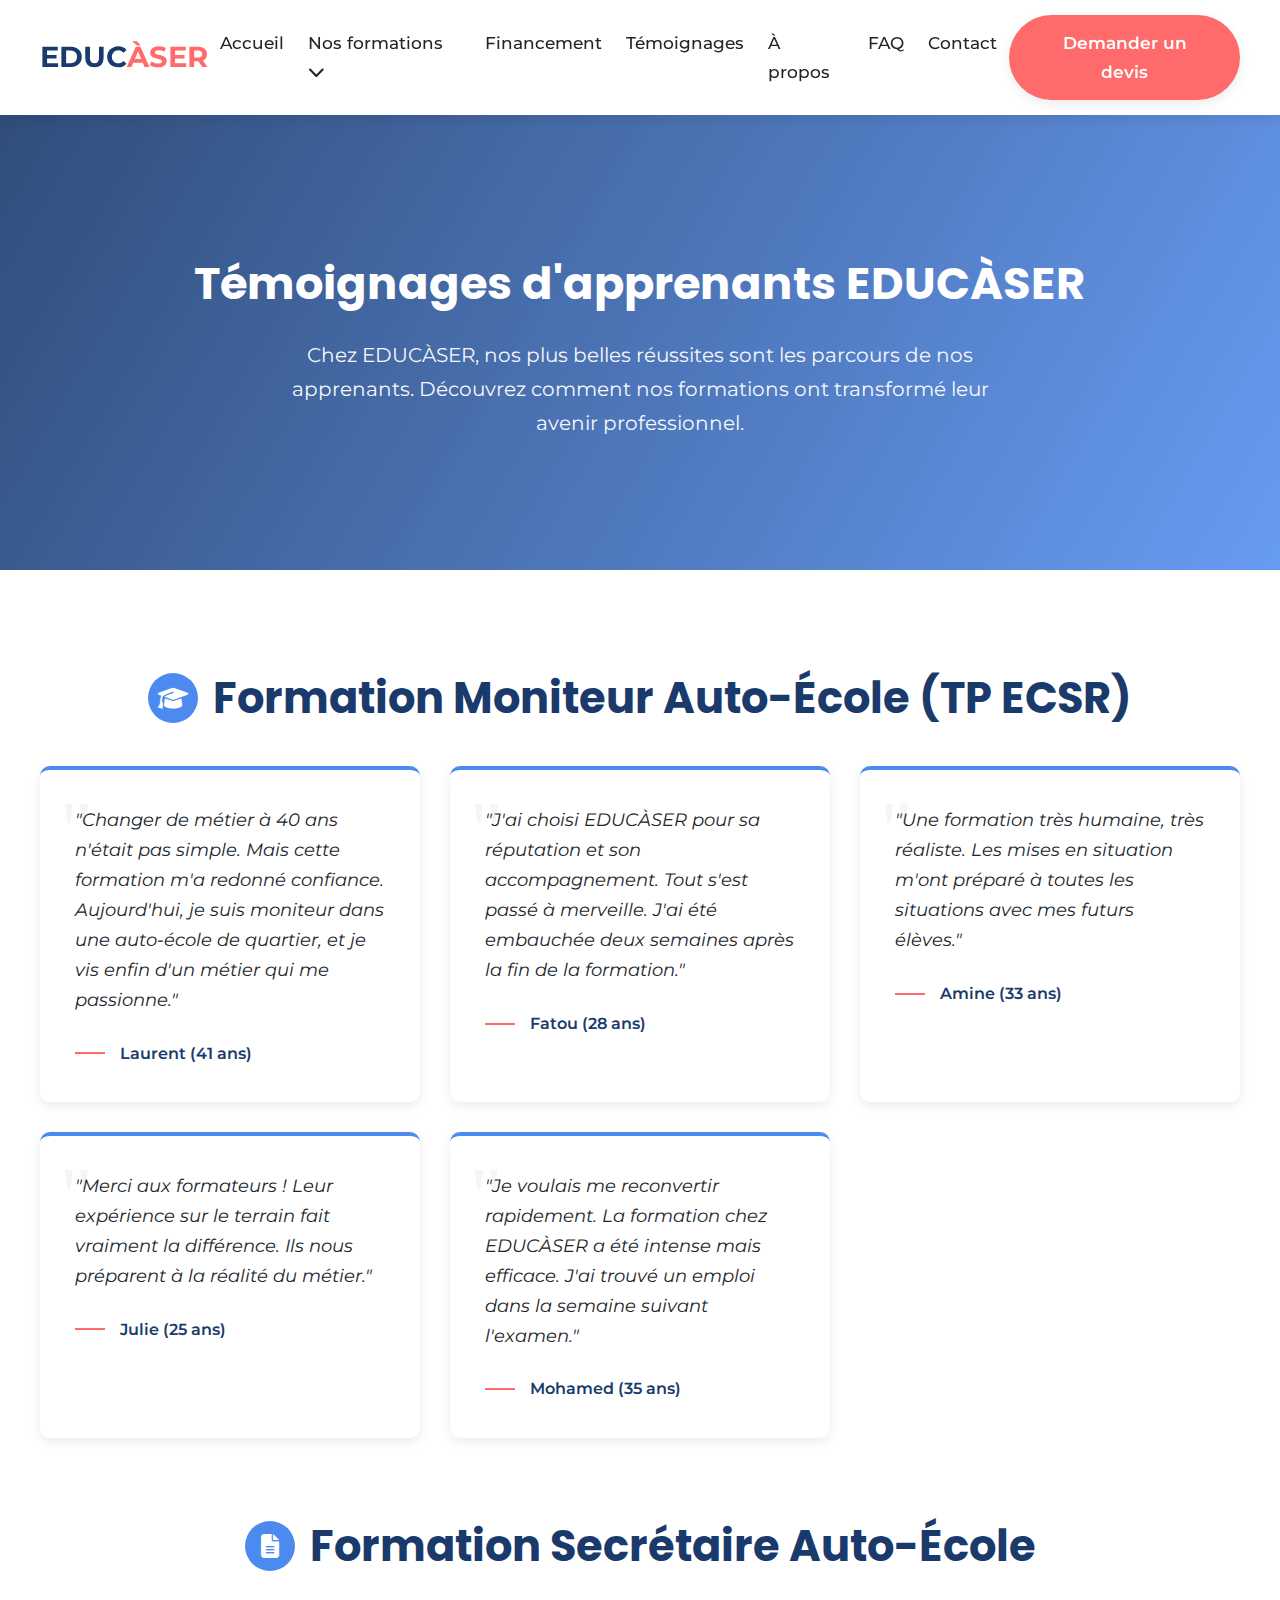
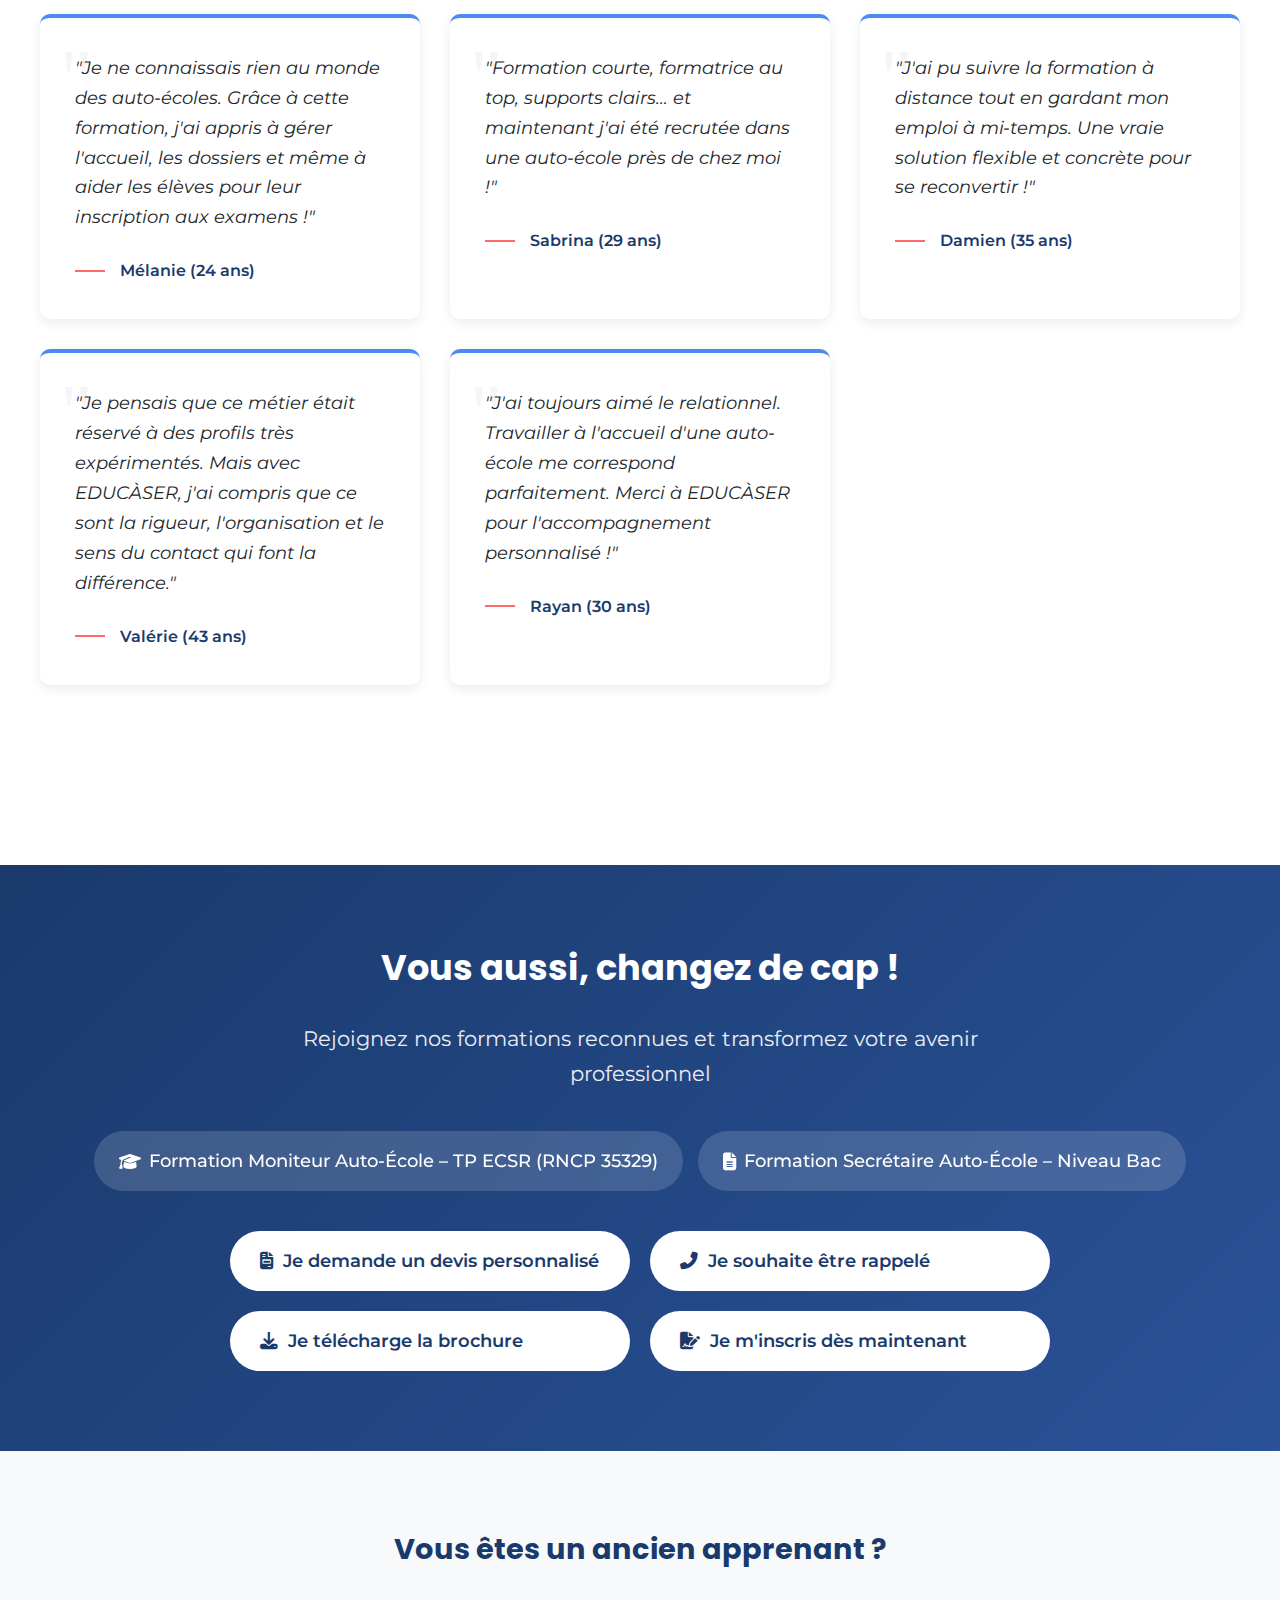
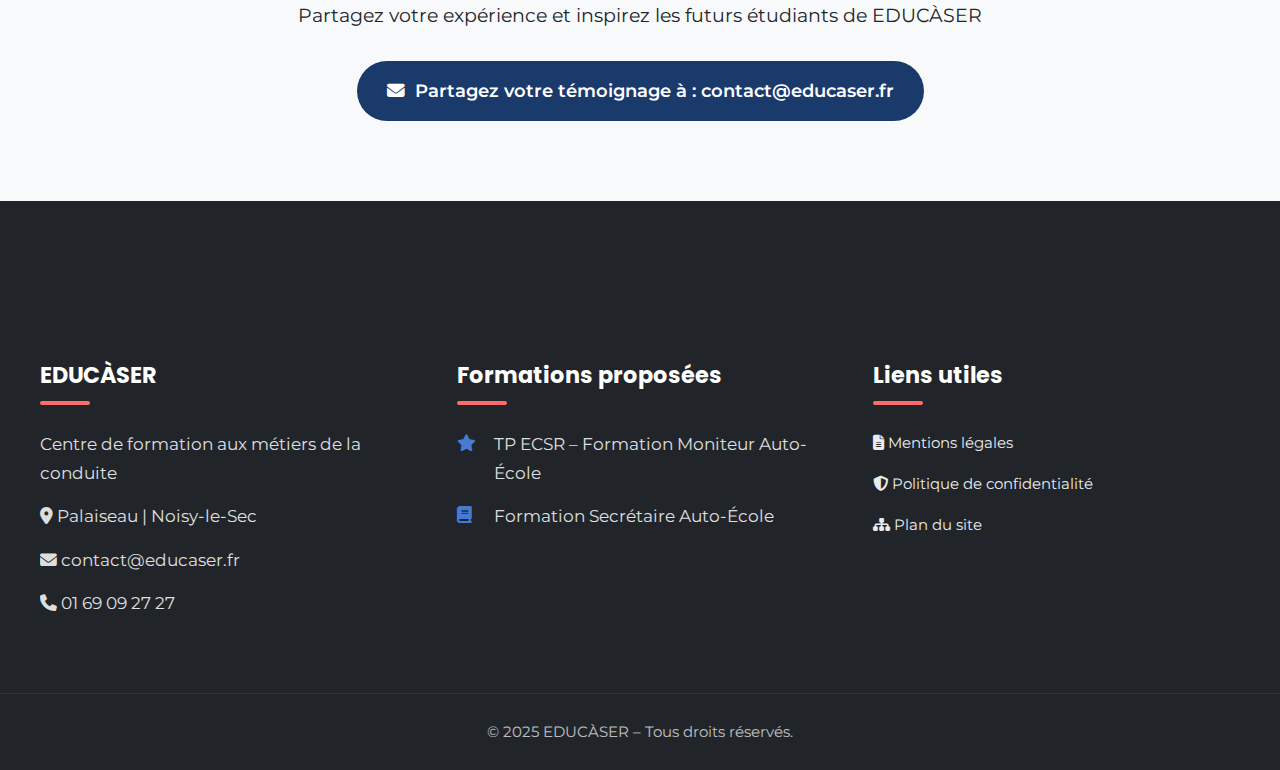
<file: temoignages.html>
<!DOCTYPE html>
<html lang="fr">
<head>
    <meta charset="UTF-8">
    <meta name="viewport" content="width=device-width, initial-scale=1.0">
    <title>EDUCÀSER - Témoignages</title>
    <link rel="stylesheet" href="https://cdnjs.cloudflare.com/ajax/libs/font-awesome/6.4.0/css/all.min.css">
    <link href="https://fonts.googleapis.com/css2?family=Poppins:wght@300;400;500;600;700&family=Montserrat:wght@400;500;600;700&display=swap" rel="stylesheet">
    <link rel="stylesheet" href="style.css">
    <style>

   /* Hero Section */
        .testimonials-hero {
            background: linear-gradient(120deg, rgba(26, 58, 108, 0.9) 0%, rgba(77, 138, 240, 0.85) 100%), url('https://images.unsplash.com/photo-1516321318423-f06f85e504b3?ixlib=rb-4.0.3&auto=format&fit=crop&w=1200&q=80');
            background-size: cover;
            background-position: center;
            color: white;
            padding: 140px 0 100px;
            text-align: center;
            position: relative;
        }

      
        .testimonials-hero-content {
            position: relative;
            z-index: 2;
            max-width: 900px;
            margin: 0 auto;
        }

        .testimonials-hero h1 {
            font-size: 2.8rem;
            margin-bottom: 25px;
            line-height: 1.3;
        }

        .testimonials-hero p {
            font-size: 1.25rem;
            margin: 0 auto 30px;
            max-width: 700px;
            opacity: 0.95;
        }

        /* Section Styles */
        .testimonials-section {
            padding: var(--section-padding);
        }

        .testimonials-section-title {
            text-align: center;
            margin-bottom: 60px;
            position: relative;
        }

        .testimonials-section-title h2 {
            font-size: 2.4rem;
            color: var(--primary);
            margin-bottom: 15px;
            
        }

        .testimonials-section-title p {
            color: var(--gray);
            font-size: 1.2rem;
            max-width: 700px;
            margin: 0 auto;
        }

        .testimonials-section-title::after {
            content: '';
            width: 80px;
            height: 5px;
            background: var(--secondary);
            position: absolute;
            bottom: -20px;
            left: 50%;
            transform: translateX(-50%);
            border-radius: 3px;
        }

        /* Testimonials Grid */
        .testimonials-category {
            margin-bottom: 80px;
        }

        .testimonials-category-title {
           display: flex;
           align-items: center;
           justify-content: center;
            gap: 15px;
            margin-bottom: 40px;
            color: var(--primary);
            font-size: 1.8rem;
            
        }

        .testimonials-category-title i {
            background: var(--accent);
            color: white;
            width: 50px;
            height: 50px;
            border-radius: 50%;
            display: flex;
            align-items: center;
            justify-content: center;
            font-size: 1.5rem;
        }

        .testimonials-grid {
            display: grid;
            grid-template-columns: repeat(auto-fit, minmax(300px, 1fr));
            gap: 30px;
        }

        .testimonial-card {
            background: white;
            padding: 35px;
            border-radius: var(--border-radius);
            box-shadow: var(--shadow);
            position: relative;
            transition: var(--transition);
            border-top: 4px solid var(--accent);
        }

        .testimonial-card:hover {
            transform: translateY(-8px);
            box-shadow: 0 15px 30px rgba(0, 0, 0, 0.15);
        }

        .testimonial-card::before {
            content: '"';
            position: absolute;
            top: 20px;
            left: 20px;
            font-size: 5rem;
            color: var(--light-gray);
            font-family: Georgia, serif;
            line-height: 1;
            opacity: 0.5;
        }

        .testimonial-card p {
            font-style: italic;
            margin-bottom: 25px;
            position: relative;
            z-index: 1;
            font-size: 1.1rem;
            color: var(--dark);
        }

        .testimonial-author {
            font-weight: 600;
            color: var(--primary);
            display: flex;
            align-items: center;
        }

        .testimonial-author::before {
            content: '';
            width: 30px;
            height: 2px;
            background: var(--secondary);
            margin-right: 15px;
        }

        /* Call to Action */
        .testimonials-cta {
            background: linear-gradient(135deg, var(--primary) 0%, #2a5298 100%);
            color: white;
            padding: 80px 0;
            text-align: center;
        }

        .testimonials-cta h2 {
            font-size: 2.2rem;
            margin-bottom: 30px;
        }

        .testimonials-cta-subtitle {
            font-size: 1.3rem;
            max-width: 700px;
            margin: 0 auto 40px;
            opacity: 0.9;
        }

        .testimonials-cta-options {
            display: flex;
            flex-wrap: wrap;
            justify-content: center;
            gap: 15px;
            margin-bottom: 40px;
        }

        .cta-option {
            background: rgba(255, 255, 255, 0.15);
            backdrop-filter: blur(10px);
            padding: 15px 25px;
            border-radius: 50px;
            font-weight: 500;
            display: flex;
            align-items: center;
            gap: 8px;
            font-size: 1.1rem;
        }

        .testimonials-cta-buttons {
           max-width: 820px;
           margin: auto;
            display: grid;
            grid-template-columns: repeat(auto-fit, minmax(380px, 1fr ));
            justify-content: center;
            align-items: center;
            gap: 20px;
            flex-wrap: wrap;
        }

        .testimonials-btn {
            display: inline-flex;
            align-items: center;
            gap: 10px;
            background: white;
            color: var(--primary);
            padding: 15px 30px;
            border-radius: 50px;
            text-decoration: none;
            font-weight: 600;
            font-size: 1.1rem;
            transition: var(--transition);
        }

        .testimonials-btn:hover {
            background: var(--secondary);
            color: white;
            transform: translateY(-3px);
        }

        /* Alumni Section */
        .testimonials-alumni {
            padding: 80px 0;
            text-align: center;
            background-color: var(--light);
        }

        .testimonials-alumni h3 {
            font-size: 1.8rem;
            color: var(--primary);
            margin-bottom: 30px;
        }

        .testimonials-alumni p {
            max-width: 700px;
            margin: 0 auto 30px;
            font-size: 1.2rem;
        }

        .alumni-email {
            display: inline-flex;
            align-items: center;
            gap: 10px;
            background: var(--primary);
            color: white;
            padding: 15px 30px;
            border-radius: 50px;
            text-decoration: none;
            font-weight: 600;
            font-size: 1.1rem;
            transition: var(--transition);
        }

        .alumni-email:hover {
            background: #0d2a5e;
            transform: translateY(-3px);
        }

        /* Responsive Design */
        @media (max-width: 1100px) {
            :root {
                --section-padding: 80px 0;
            }
            
            .testimonials-hero h1 {
                font-size: 2.5rem;
            }
        }

        @media (max-width: 768px) {
            :root {
                --section-padding: 70px 0;
            }
            
            .testimonials-section-title h2 {
                font-size: 2rem;
            }
            
            .testimonials-hero h1 {
                font-size: 2.2rem;
            }
            
            .testimonials-hero p {
                font-size: 1.15rem;
            }
            
            .testimonials-cta-buttons {
                flex-direction: column;
                align-items: center;
            }
        }

        @media (max-width: 576px) {
            .testimonials-hero h1 {
                font-size: 1.9rem;
            }
            
            .testimonials-section-title h2 {
                font-size: 1.8rem;
            }
            
            .testimonials-category-title {
                font-size: 1.5rem;
            }
        }


</style>
<body>
    
<header id="header"></header>




  <!-- Hero Section -->
    <section class="testimonials-hero">
        <div class="container testimonials-hero-content">
            <h1>Témoignages d'apprenants EDUCÀSER</h1>
            <p>Chez EDUCÀSER, nos plus belles réussites sont les parcours de nos apprenants. Découvrez comment nos formations ont transformé leur avenir professionnel.</p>
        </div>
    </section>

    <!-- Moniteur Testimonials Section -->
    <section class="testimonials-section">
        <div class="container">
            <div class="testimonials-category">
                <div class="testimonials-category-title">
                    <i class="fas fa-graduation-cap"></i>
                    <h2>Formation Moniteur Auto-École (TP ECSR)</h2>
                </div>
                
                <div class="testimonials-grid">
                    <div class="testimonial-card">
                        <p>"Changer de métier à 40 ans n'était pas simple. Mais cette formation m'a redonné confiance. Aujourd'hui, je suis moniteur dans une auto-école de quartier, et je vis enfin d'un métier qui me passionne."</p>
                        <div class="testimonial-author">Laurent (41 ans)</div>
                    </div>
                    
                    <div class="testimonial-card">
                        <p>"J'ai choisi EDUCÀSER pour sa réputation et son accompagnement. Tout s'est passé à merveille. J'ai été embauchée deux semaines après la fin de la formation."</p>
                        <div class="testimonial-author">Fatou (28 ans)</div>
                    </div>
                    
                    <div class="testimonial-card">
                        <p>"Une formation très humaine, très réaliste. Les mises en situation m'ont préparé à toutes les situations avec mes futurs élèves."</p>
                        <div class="testimonial-author">Amine (33 ans)</div>
                    </div>
                    
                    <div class="testimonial-card">
                        <p>"Merci aux formateurs ! Leur expérience sur le terrain fait vraiment la différence. Ils nous préparent à la réalité du métier."</p>
                        <div class="testimonial-author">Julie (25 ans)</div>
                    </div>
                    
                    <div class="testimonial-card">
                        <p>"Je voulais me reconvertir rapidement. La formation chez EDUCÀSER a été intense mais efficace. J'ai trouvé un emploi dans la semaine suivant l'examen."</p>
                        <div class="testimonial-author">Mohamed (35 ans)</div>
                    </div>
                </div>
            </div>
            
            <!-- Secrétaire Testimonials Section -->
            <div class="testimonials-category">
                <div class="testimonials-category-title">
                    <i class="fas fa-file-alt"></i>
                    <h2>Formation Secrétaire Auto-École</h2>
                </div>
                
                <div class="testimonials-grid">
                    <div class="testimonial-card">
                        <p>"Je ne connaissais rien au monde des auto-écoles. Grâce à cette formation, j'ai appris à gérer l'accueil, les dossiers et même à aider les élèves pour leur inscription aux examens !"</p>
                        <div class="testimonial-author">Mélanie (24 ans)</div>
                    </div>
                    
                    <div class="testimonial-card">
                        <p>"Formation courte, formatrice au top, supports clairs… et maintenant j'ai été recrutée dans une auto-école près de chez moi !"</p>
                        <div class="testimonial-author">Sabrina (29 ans)</div>
                    </div>
                    
                    <div class="testimonial-card">
                        <p>"J'ai pu suivre la formation à distance tout en gardant mon emploi à mi-temps. Une vraie solution flexible et concrète pour se reconvertir !"</p>
                        <div class="testimonial-author">Damien (35 ans)</div>
                    </div>
                    
                    <div class="testimonial-card">
                        <p>"Je pensais que ce métier était réservé à des profils très expérimentés. Mais avec EDUCÀSER, j'ai compris que ce sont la rigueur, l'organisation et le sens du contact qui font la différence."</p>
                        <div class="testimonial-author">Valérie (43 ans)</div>
                    </div>
                    
                    <div class="testimonial-card">
                        <p>"J'ai toujours aimé le relationnel. Travailler à l'accueil d'une auto-école me correspond parfaitement. Merci à EDUCÀSER pour l'accompagnement personnalisé !"</p>
                        <div class="testimonial-author">Rayan (30 ans)</div>
                    </div>
                </div>
            </div>
        </div>
    </section>

    <!-- Call to Action Section -->
    <section class="testimonials-cta">
        <div class="container">
            <h2>Vous aussi, changez de cap !</h2>
            <p class="testimonials-cta-subtitle">Rejoignez nos formations reconnues et transformez votre avenir professionnel</p>
            
            <div class="testimonials-cta-options">
                <div class="cta-option">
                    <i class="fas fa-graduation-cap"></i>
                    Formation Moniteur Auto-École – TP ECSR (RNCP 35329)
                </div>
                <div class="cta-option">
                    <i class="fas fa-file-alt"></i>
                    Formation Secrétaire Auto-École – Niveau Bac
                </div>
            </div>
            
            <div class="testimonials-cta-buttons">
                <a href="contact.html#devis-form" class="testimonials-btn">
                    <i class="fas fa-file-invoice"></i> Je demande un devis personnalisé
                </a>
                <a href="contact.html#callback-form" class="testimonials-btn">
                    <i class="fas fa-phone-alt"></i> Je souhaite être rappelé
                </a>
                <a href="#" class="testimonials-btn">
                    <i class="fas fa-download"></i> Je télécharge la brochure
                </a>
                <a href="contact.html#registration-form" class="testimonials-btn">
                    <i class="fas fa-file-signature"></i> Je m'inscris dès maintenant
                </a>
            </div>
        </div>
    </section>

    <!-- Alumni Section -->
    <section class="testimonials-alumni">
        <div class="container">
            <h3>Vous êtes un ancien apprenant ?</h3>
            <p>Partagez votre expérience et inspirez les futurs étudiants de EDUCÀSER</p>
            <a href="mailto:contact@educaser.fr" class="alumni-email">
                <i class="fas fa-envelope"></i> Partagez votre témoignage à : contact@educaser.fr
            </a>
        </div>
    </section>






<footer id="footer"></footer>

   

</script>




<script src="educaser.js"></script>

</body>


</head>
</html>
</file>
<file: style.css>
:root {
      --primary: #1a3a6c;
      --secondary: #ff6b6b;
      --accent: #4d8af0;
      --light: #f8f9fa;
      --dark: #212529;
      --success: #28a745;
      --gray: #6c757d;
      --light-gray: #e9ecef;
      --shadow: 0 4px 12px rgba(0, 0, 0, 0.08);
      --transition: all 0.3s ease;
      --border-radius: 10px;
      --section-padding: 100px 0;
  }


  header {
      background-color: white;
      position: sticky;
      top: 0;
      z-index: 1000;
      box-shadow: var(--shadow);
      padding: 15px 0;
  }

  .header-container {
      display: flex;
      justify-content: space-between;
      align-items: center;
  }

  .logo {
      display: flex;
      align-items: center;
  }

  .logo-text {
      font-size: 1.8rem;
      font-weight: 700;
      color: var(--primary);
  }

  .logo-highlight {
      color: var(--secondary);
  }

  nav ul {
      display: flex;
      list-style: none;
  }

  nav li {
      margin: 0 12px;
      position: relative;
  }

  nav a {
      color: var(--dark);
      text-decoration: none;
      padding: 8px 0;
      font-weight: 500;
      transition: var(--transition);
      position: relative;
      font-size: 1.05rem;
  }

  nav a:hover {
      color: var(--primary);
  }

  nav a::after {
      content: '';
      position: absolute;
      bottom: 0;
      left: 0;
      width: 0;
      height: 3px;
      background-color: var(--secondary);
      transition: var(--transition);
      border-radius: 2px;
  }

  nav a:hover::after {
      width: 100%;
  }

  .dropdown-menu {
      display: flex;
      flex-direction: column;
      position: absolute;
      top: 100%;
      left: 0;
      background-color: white;
      min-width: 320px;
      box-shadow: var(--shadow);
      border-radius: var(--border-radius);
      padding: 15px 0;
      opacity: 0;
      visibility: hidden;
      transform: translateY(10px);
      transition: var(--transition);
      z-index: 10;
  }

  .dropdown:hover .dropdown-menu {
      opacity: 1;
      visibility: visible;
      transform: translateY(0);
  }

  .dropdown-menu li {
      margin: 0;
  }

  .dropdown-menu a {
      color: var(--dark);
      display: flex;


      padding: 12px 25px;
      font-size: 1rem;
  }

  .dropdown-menu a:hover {
      background-color: var(--light);
      color: var(--primary);
  }



  * {
      margin: 0;
      padding: 0;
      box-sizing: border-box;
  }

  body {
      font-family: 'Montserrat', sans-serif;
      line-height: 1.7;
      color: var(--dark);
      background-color: white;
      overflow-x: hidden;
  }

  h1,
  h2,
  h3,
  h4,
  h5 {
      font-family: 'Poppins', sans-serif;
      font-weight: 700;
      line-height: 1.3;
  }

  .container {
      width: 100%;
      max-width: 1200px;
      margin: 0 auto;
  }



  .btn {
      display: inline-block;
      background-color: var(--secondary);
      color: white;
      padding: 14px 28px;
      border-radius: 50px;
      text-decoration: none;
      font-weight: 600;
      transition: var(--transition);
      border: none;
      cursor: pointer;
      box-shadow: var(--shadow);
      font-size: 1.05rem;
      text-align: center;
  }

  .btn:hover {
      background-color: #ff5252;
      transform: translateY(-3px);
      box-shadow: 0 8px 15px rgba(255, 107, 107, 0.3);
  }

  .btn-secondary {
      background-color: var(--primary);
  }

  .btn-secondary:hover {
      background-color: #0d2a5e;
  }

  .mobile-menu-btn {
      display: none;
      background: none;
      border: none;
      color: var(--primary);
      font-size: 1.8rem;
      cursor: pointer;
      z-index: 1001;
  }



  /* Section Styles */
  section {
      padding: var(--section-padding);
  }

  .section-title {
      text-align: center;
      margin-bottom: 60px;
      position: relative;
  }

  .section-title h2 {
      font-size: 2.4rem;

      margin-bottom: 15px;
  }

  .section-title p {
      color: var(--gray);
      font-size: 1.2rem;
      max-width: 700px;
      margin: 0 auto;
  }

  .section-title::after {
      content: '';
      width: 80px;
      height: 5px;
      background: var(--secondary);
      position: absolute;
      bottom: -20px;
      left: 50%;
      transform: translateX(-50%);
      border-radius: 3px;
  }




  /* Footer */
  footer {
      background-color: var(--dark);
      color: white;
      padding: 80px 0 0;
  }

  .footer-content {
      display: grid;
      grid-template-columns: repeat(auto-fit, minmax(250px, 1fr));
      gap: 50px;
      margin-bottom: 60px;
  }

  .footer-section h3 {
      font-size: 1.4rem;
      margin-bottom: 25px;
      position: relative;
      padding-bottom: 15px;
  }

  .footer-section h3::after {
      content: '';
      position: absolute;
      bottom: 0;
      left: 0;
      width: 50px;
      height: 4px;
      background: var(--secondary);
      border-radius: 2px;
  }

  .footer-section p,
  .footer-section li {
      margin-bottom: 15px;
      opacity: 0.85;
      font-size: 1.05rem;
  }

  .footer-section ul {
      list-style: none;
  }

  .footer-section li {
      display: flex;
      align-items: flex-start;
  }

  .footer-section li i {
      margin-right: 12px;
      color: var(--accent);
      min-width: 25px;
      margin-top: 5px;
  }

  .footer-links {
      display: flex;
      flex-direction: column;
      gap: 15px;
      margin-top: 20px;
  }

  .footer-links a {
      color: var(--light-gray);
      text-decoration: none;
      transition: var(--transition);
      font-size: 0.95rem;
  }

  .footer-links a:hover {
      color: var(--secondary);
  }

  .footer-bottom {
      border-top: 1px solid rgba(255, 255, 255, 0.1);
      padding: 25px 0;
      text-align: center;
      font-size: 0.95rem;
      opacity: 0.7;
  }

  @media (max-width: 1100px) {
      :root {
          --section-padding: 80px 0;
      }

      nav li {
          margin: 0 10px;
      }
  }

  @media (max-width: 992px) {

      .header-btn {
          display: none;
      }

      nav ul {
          display: none;
          position: fixed;
          top: 0;
          right: -300px;
          width: 300px;
          height: 100vh;
          background: white;
          flex-direction: column;
          padding: 100px 30px 30px;
          box-shadow: -5px 0 15px rgba(0, 0, 0, 0.1);
          transition: var(--transition);
      }

      nav ul.active {
          right: 0;
          display: flex;
      }

      nav li {
          margin: 0 0 20px 0;
      }

      .dropdown-menu {
          position: static;
          opacity: 1;
          visibility: visible;
          transform: none;
          box-shadow: none;
          background: rgba(26, 58, 108, 0.05);
          margin: 10px 0 0 15px;
          display: none;
          width: calc(100% - 30px);
      }

      .dropdown:hover .dropdown-menu {
          display: block;
      }

      .mobile-menu-btn {
          display: block;
      }

  }



  @media (max-width: 768px) {

      :root {
          --section-padding: 70px 0;
      }

      .section-title h2 {
          font-size: 2rem;
      }

      .footer-content {
          gap: 40px;
      }

      .dropdown-menu {

          position: static;
        
          transform: none;
          opacity: 1;
          visibility: visible;
          min-width: unset;
          box-shadow: none;
          padding: 0;
          background-color: transparent;
      }

      .dropdown-menu li a {
          padding: 10px 15px;
          display: block;
          color: #333;
          border-bottom: 1px solid #eee;
      }

      .dropdown-menu li:last-child a {
          border-bottom: none;
      }
  }



  @media (max-width: 576px) {
      .logo-text {
          font-size: 1.6rem;
      }
  }
</file>
